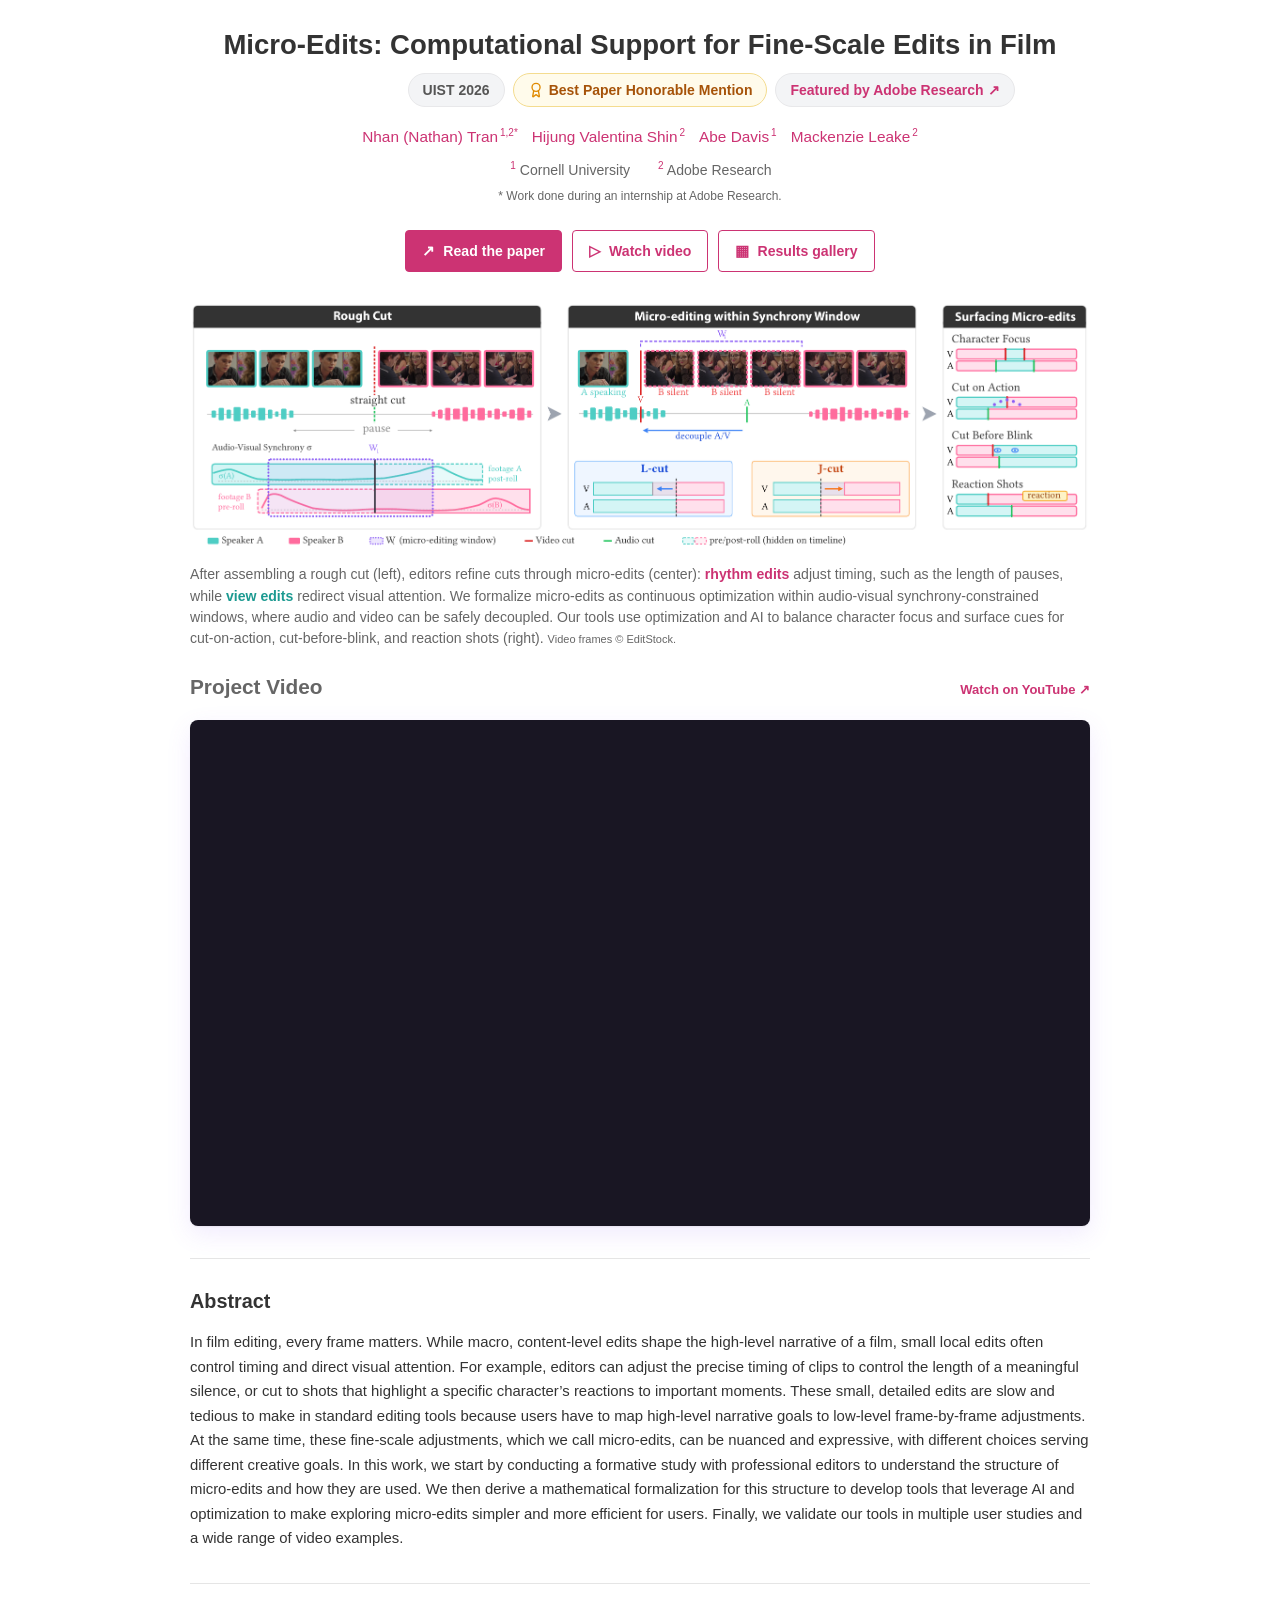
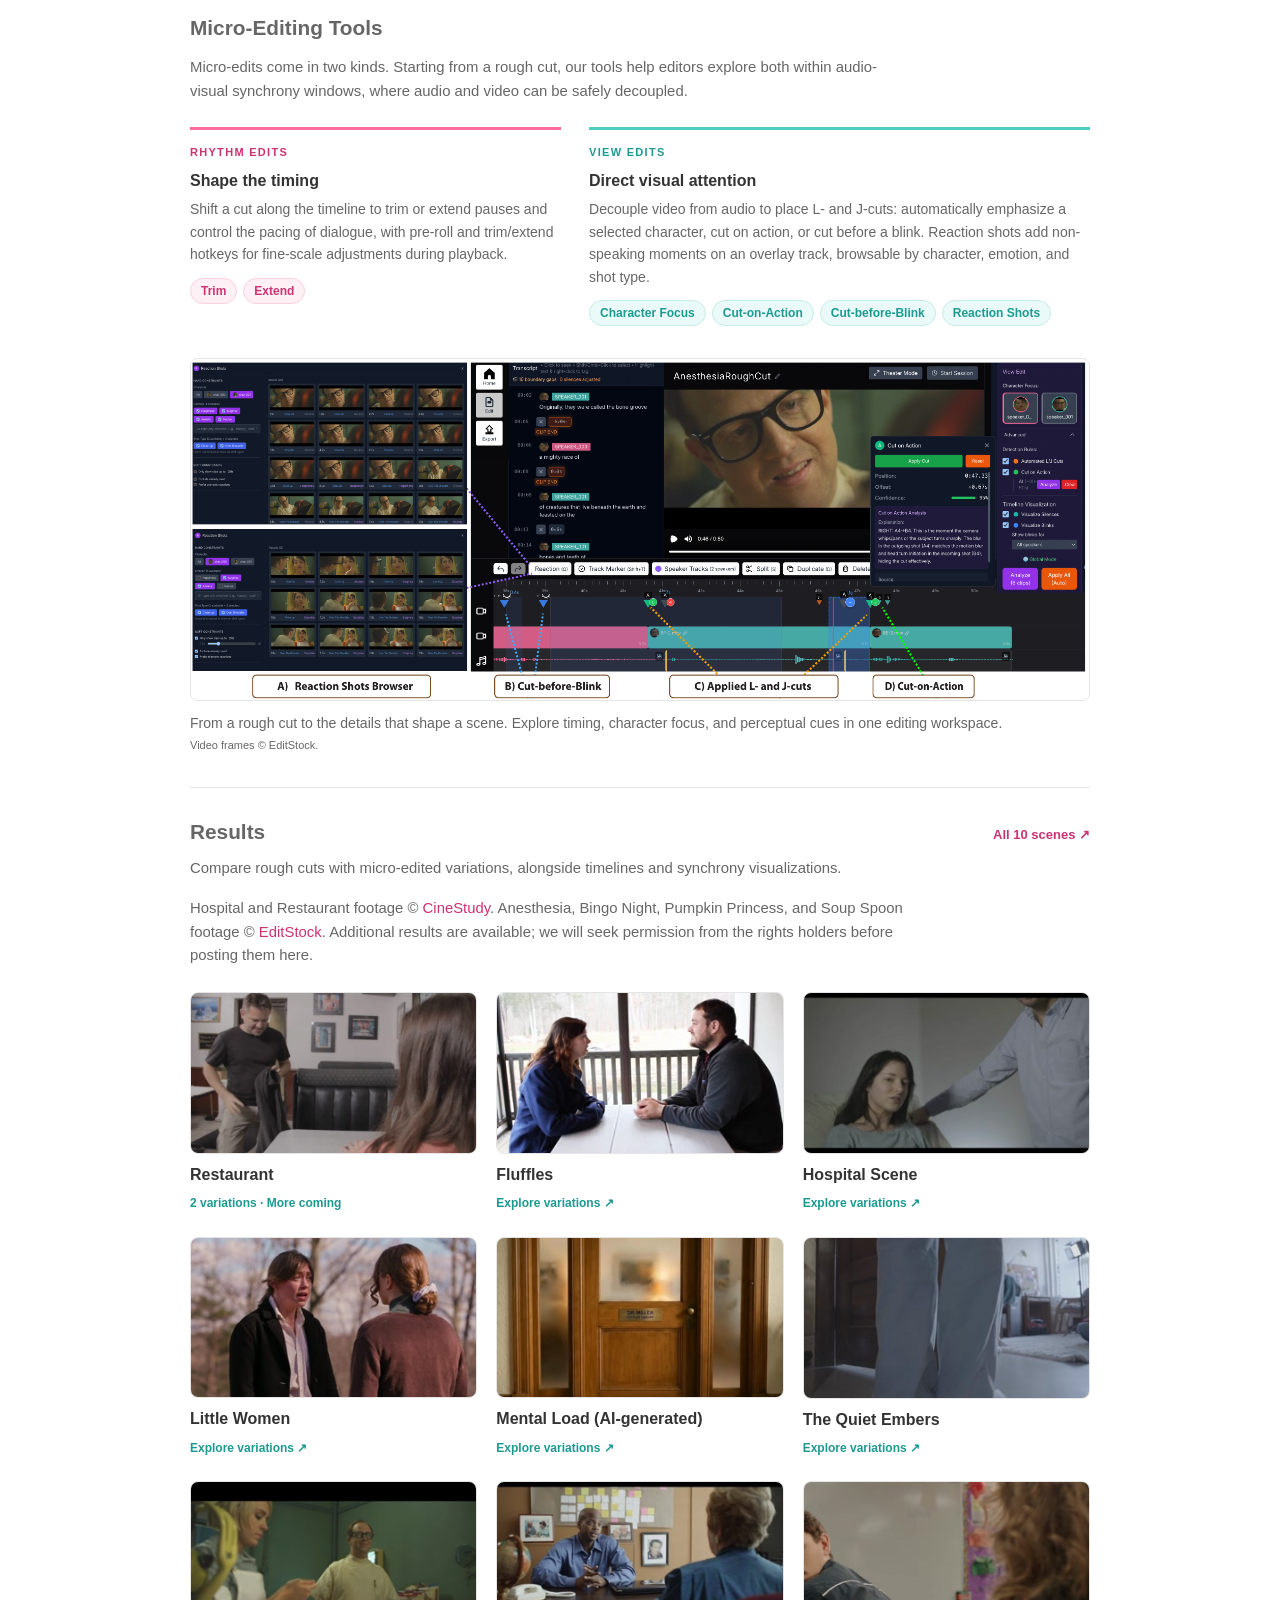
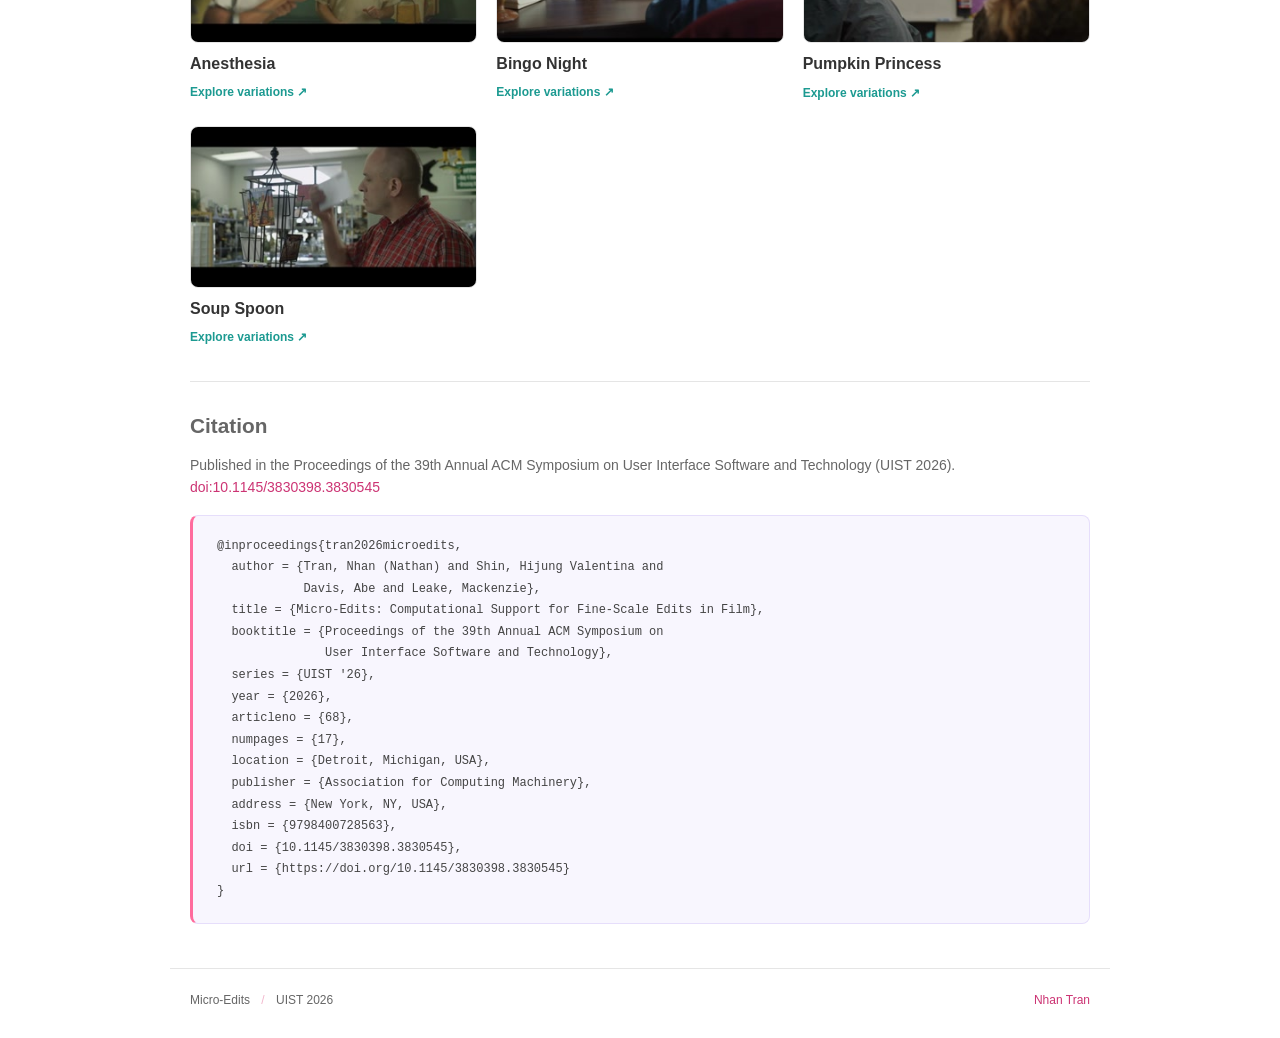
<file: index.html>
<!DOCTYPE html>
<html lang="en">
<head>
  <meta charset="UTF-8">
  <meta name="viewport" content="width=device-width, initial-scale=1">
  <meta name="description" content="Micro-Edits: Computational Support for Fine-Scale Edits in Film. Interactive tools for shaping rhythm and visual attention. To appear at UIST 2026.">
  <meta name="theme-color" content="#8b5cf6">
  <meta property="og:title" content="Micro-Edits | UIST 2026">
  <meta property="og:description" content="Every frame matters. Computational support for fine-scale edits in film.">
  <meta property="og:type" content="website">
  <title>Micro-Edits | UIST 2026</title>
  <link rel="stylesheet" href="styles.css?v=15">
</head>
<body>
  <a class="skip-link" href="#main">Skip to content</a>
  <main id="main">
    <header class="hero wrap">
      <h1>Micro-Edits: Computational Support for Fine-Scale Edits in Film</h1>
      <p class="venue"><span class="pill">UIST 2026</span><span class="pill award"><svg class="award-icon" aria-hidden="true" viewBox="0 0 24 24" fill="none" stroke="currentColor" stroke-width="2" stroke-linecap="round" stroke-linejoin="round"><path d="m15.477 12.89 1.515 8.526a.5.5 0 0 1-.81.47l-3.58-2.687a1 1 0 0 0-1.197 0l-3.586 2.686a.5.5 0 0 1-.81-.469l1.514-8.526"/><circle cx="12" cy="8" r="6"/></svg>Best Paper Honorable Mention</span><a class="pill pill-link" href="https://x.com/AdobeResearch/status/2118121400636448825">Featured by Adobe Research <span aria-hidden="true">↗</span></a></p>
      <div class="authors">
        <span><a href="https://trannhan.com">Nhan (Nathan) Tran</a><sup>1,2*</sup></span>
        <span><a href="https://hishin.github.io/">Hijung Valentina Shin</a><sup>2</sup></span>
        <span><a href="https://www.cs.cornell.edu/abe/group/members">Abe Davis</a><sup>1</sup></span>
        <span><a href="https://mackenzieleake.com/">Mackenzie Leake</a><sup>2</sup></span>
      </div>
      <p class="affiliations"><span><sup>1</sup> Cornell University</span><span><sup>2</sup> Adobe Research</span></p>
      <p class="internship">* Work done during an internship at Adobe Research.</p>
      <div class="resource-links">
        <a class="button primary" href="https://dl.acm.org/doi/10.1145/3830398.3830545"><span aria-hidden="true">↗</span> Read the paper</a>
        <a class="button" href="#video"><span aria-hidden="true">▷</span> Watch video</a>
        <a class="button" href="gallery/index.html"><span aria-hidden="true">▦</span> Results gallery</a>
      </div>
    </header>

    <div class="wrap">
      <figure class="hero-figure teaser">
        <a href="assets/overview.png" aria-label="View the micro-editing teaser at full size"><img src="assets/overview.png" width="1915" height="532" alt="A rough cut becomes expressive micro-edits by decoupling audio and video within synchrony windows, enabling character focus, cut on action, cut before blink, and reaction shots."></a>
        <figcaption>After assembling a rough cut (left), editors refine cuts through micro-edits (center): <strong class="rhythm">rhythm edits</strong> adjust timing, such as the length of pauses, while <strong class="view">view edits</strong> redirect visual attention. We formalize micro-edits as continuous optimization within audio-visual synchrony-constrained windows, where audio and video can be safely decoupled. Our tools use optimization and AI to balance character focus and surface cues for cut-on-action, cut-before-blink, and reaction shots (right). <span class="credit">Video frames © EditStock.</span></figcaption>
      </figure>

      <section id="video" class="section">
        <div class="section-heading"><div><h2>Project Video</h2></div><a class="text-link" href="https://youtu.be/fQ0H7zXTITc">Watch on YouTube ↗</a></div>
        <div class="video-frame"><iframe src="https://www.youtube-nocookie.com/embed/fQ0H7zXTITc" title="Micro-Edits project video — UIST 2026" loading="lazy" allow="accelerometer; autoplay; clipboard-write; encrypted-media; gyroscope; picture-in-picture; web-share" referrerpolicy="strict-origin-when-cross-origin" allowfullscreen></iframe></div>
      </section>

      <section id="abstract" class="abstract section">
        
        <h2>Abstract</h2>
        <p>In film editing, every frame matters. While macro, content-level edits shape the high-level narrative of a film, small local edits often control timing and direct visual attention. For example, editors can adjust the precise timing of clips to control the length of a meaningful silence, or cut to shots that highlight a specific character’s reactions to important moments. These small, detailed edits are slow and tedious to make in standard editing tools because users have to map high-level narrative goals to low-level frame-by-frame adjustments. At the same time, these fine-scale adjustments, which we call micro-edits, can be nuanced and expressive, with different choices serving different creative goals. In this work, we start by conducting a formative study with professional editors to understand the structure of micro-edits and how they are used. We then derive a mathematical formalization for this structure to develop tools that leverage AI and optimization to make exploring micro-edits simpler and more efficient for users. Finally, we validate our tools in multiple user studies and a wide range of video examples.</p>
      </section>

      <section class="section" aria-labelledby="approach-heading">
        <h2 id="approach-heading">Micro-Editing Tools</h2>
        <p class="section-intro">Micro-edits come in two kinds. Starting from a rough cut, our tools help editors explore both within audio-visual synchrony windows, where audio and video can be safely decoupled.</p>
        <div class="features">
          <article class="rhythm">
            <span class="feature-number">RHYTHM EDITS</span>
            <h3>Shape the timing</h3>
            <p>Shift a cut along the timeline to trim or extend pauses and control the pacing of dialogue, with pre-roll and trim/extend hotkeys for fine-scale adjustments during playback.</p>
            <ul class="modes"><li>Trim</li><li>Extend</li></ul>
          </article>
          <article class="view">
            <span class="feature-number">VIEW EDITS</span>
            <h3>Direct visual attention</h3>
            <p>Decouple video from audio to place L- and J-cuts: automatically emphasize a selected character, cut on action, or cut before a blink. Reaction shots add non-speaking moments on an overlay track, browsable by character, emotion, and shot type.</p>
            <ul class="modes"><li>Character Focus</li><li>Cut-on-Action</li><li>Cut-before-Blink</li><li>Reaction Shots</li></ul>
          </article>
        </div>
      <figure class="hero-figure workspace-figure">
        <a href="assets/interface.png" aria-label="View the Micro-Edits interface figure at full size"><img src="assets/interface.png" width="1765" height="670" loading="lazy" alt="Micro-Edits editor with a reaction shot browser, transcript, preview, character focus controls, and a timeline showing cut-before-blink, L- and J-cut, and cut-on-action suggestions."></a>
        <figcaption>From a rough cut to the details that shape a scene. Explore timing, character focus, and perceptual cues in one editing workspace. <span class="credit">Video frames © EditStock.</span></figcaption>
      </figure>
      </section>

      <section id="results" class="section">
        <div class="section-heading"><div><h2>Results</h2></div><a class="text-link" href="gallery/index.html">All 10 scenes ↗</a></div>
        <p class="section-intro">Compare rough cuts with micro-edited variations, alongside timelines and synchrony visualizations.</p>
        <p class="section-intro">Hospital and Restaurant footage © <a href="https://cinestudy.org/">CineStudy</a>. Anesthesia, Bingo Night, Pumpkin Princess, and Soup Spoon footage © <a href="https://editstock.com/">EditStock</a>. Additional results are available; we will seek permission from the rights holders before posting them here.</p>
        <div class="results-grid">
          <a class="scene" href="gallery/RestaurantRoughCut.html"><img src="gallery/thumbnails/RestaurantRoughCut_thumb.jpg" alt="A scene from Restaurant" loading="lazy"><div><h3>Restaurant</h3><span>2 variations · More coming</span></div></a>
          <a class="scene" href="gallery/FlufflesRoughCut.html"><img src="gallery/thumbnails/FlufflesRoughCut_thumb.jpg" alt="A scene from Fluffles" loading="lazy"><div><h3>Fluffles</h3><span>Explore variations ↗</span></div></a>
          <a class="scene" href="gallery/HospitalSceneRoughCut.html"><img src="gallery/thumbnails/HospitalSceneRoughCut_thumb.jpg" alt="A scene from Hospital Scene" loading="lazy"><div><h3>Hospital Scene</h3><span>Explore variations ↗</span></div></a>
          <a class="scene" href="gallery/LittleWomenRoughCut.html"><img src="gallery/thumbnails/LittleWomenRoughCut_thumb.jpg" alt="A scene from Little Women" loading="lazy"><div><h3>Little Women</h3><span>Explore variations ↗</span></div></a>
          <a class="scene" href="gallery/Metal_Load_RoughCut.html"><img src="gallery/thumbnails/Metal_Load_RoughCut_thumb.jpg" alt="A scene from Mental Load (AI-generated)" loading="lazy"><div><h3>Mental Load (AI-generated)</h3><span>Explore variations ↗</span></div></a>
          <a class="scene" href="gallery/TheQuietEmbers_RoughCut.html"><img src="gallery/thumbnails/TheQuietEmbers_RoughCut_thumb.jpg" alt="A scene from The Quiet Embers" loading="lazy"><div><h3>The Quiet Embers</h3><span>Explore variations ↗</span></div></a>
          <a class="scene" href="gallery/AnesthesiaRoughCut.html"><img src="gallery/thumbnails/AnesthesiaRoughCut_thumb.jpg" alt="A scene from Anesthesia" loading="lazy"><div><h3>Anesthesia</h3><span>Explore variations ↗</span></div></a>
          <a class="scene" href="gallery/BingoNightRoughCut.html"><img src="gallery/thumbnails/BingoNightRoughCut_thumb.jpg" alt="A scene from Bingo Night" loading="lazy"><div><h3>Bingo Night</h3><span>Explore variations ↗</span></div></a>
          <a class="scene" href="gallery/PumpkinPrincessRoughtCut.html"><img src="gallery/thumbnails/PumpkinPrincessRoughtCut_thumb.jpg" alt="A scene from Pumpkin Princess" loading="lazy"><div><h3>Pumpkin Princess</h3><span>Explore variations ↗</span></div></a>
          <a class="scene" href="gallery/SoupSpoon_RoughCut.html"><img src="gallery/thumbnails/SoupSpoon_RoughCut_thumb.jpg" alt="A scene from Soup Spoon" loading="lazy"><div><h3>Soup Spoon</h3><span>Explore variations ↗</span></div></a>
        </div>
      </section>

      <section id="citation" class="section citation">
        <h2>Citation</h2>
        <p>Published in the Proceedings of the 39th Annual ACM Symposium on User Interface Software and Technology (UIST 2026). <a href="https://doi.org/10.1145/3830398.3830545">doi:10.1145/3830398.3830545</a></p>
        <pre><code>@inproceedings{tran2026microedits,
  author = {Tran, Nhan (Nathan) and Shin, Hijung Valentina and
            Davis, Abe and Leake, Mackenzie},
  title = {Micro-Edits: Computational Support for Fine-Scale Edits in Film},
  booktitle = {Proceedings of the 39th Annual ACM Symposium on
               User Interface Software and Technology},
  series = {UIST '26},
  year = {2026},
  articleno = {68},
  numpages = {17},
  location = {Detroit, Michigan, USA},
  publisher = {Association for Computing Machinery},
  address = {New York, NY, USA},
  isbn = {9798400728563},
  doi = {10.1145/3830398.3830545},
  url = {https://doi.org/10.1145/3830398.3830545}
}</code></pre>
      </section>
    </div>
  </main>
  <footer class="wrap"><span>Micro-Edits <span class="footer-divider">/</span> UIST 2026</span><span><a href="https://trannhan.com">Nhan Tran</a></span></footer>
  <!-- Default Statcounter code for MicroEdits http://microedits.github.io/ -->
  <script src="assets/project-video.js?v=2" defer></script>
  <script type="text/javascript">
  var sc_project=13355166;
  var sc_invisible=1;
  var sc_security="e658d123";
  </script>
  <script type="text/javascript" src="https://www.statcounter.com/counter/counter.js" async></script>
  <noscript><div class="statcounter"><a title="Web Analytics" href="https://statcounter.com/" target="_blank"><img class="statcounter" src="https://c.statcounter.com/13355166/0/e658d123/1/" alt="Web Analytics" referrerPolicy="no-referrer-when-downgrade"></a></div></noscript>
  <!-- End of Statcounter Code -->
</body>
</html>
</file>
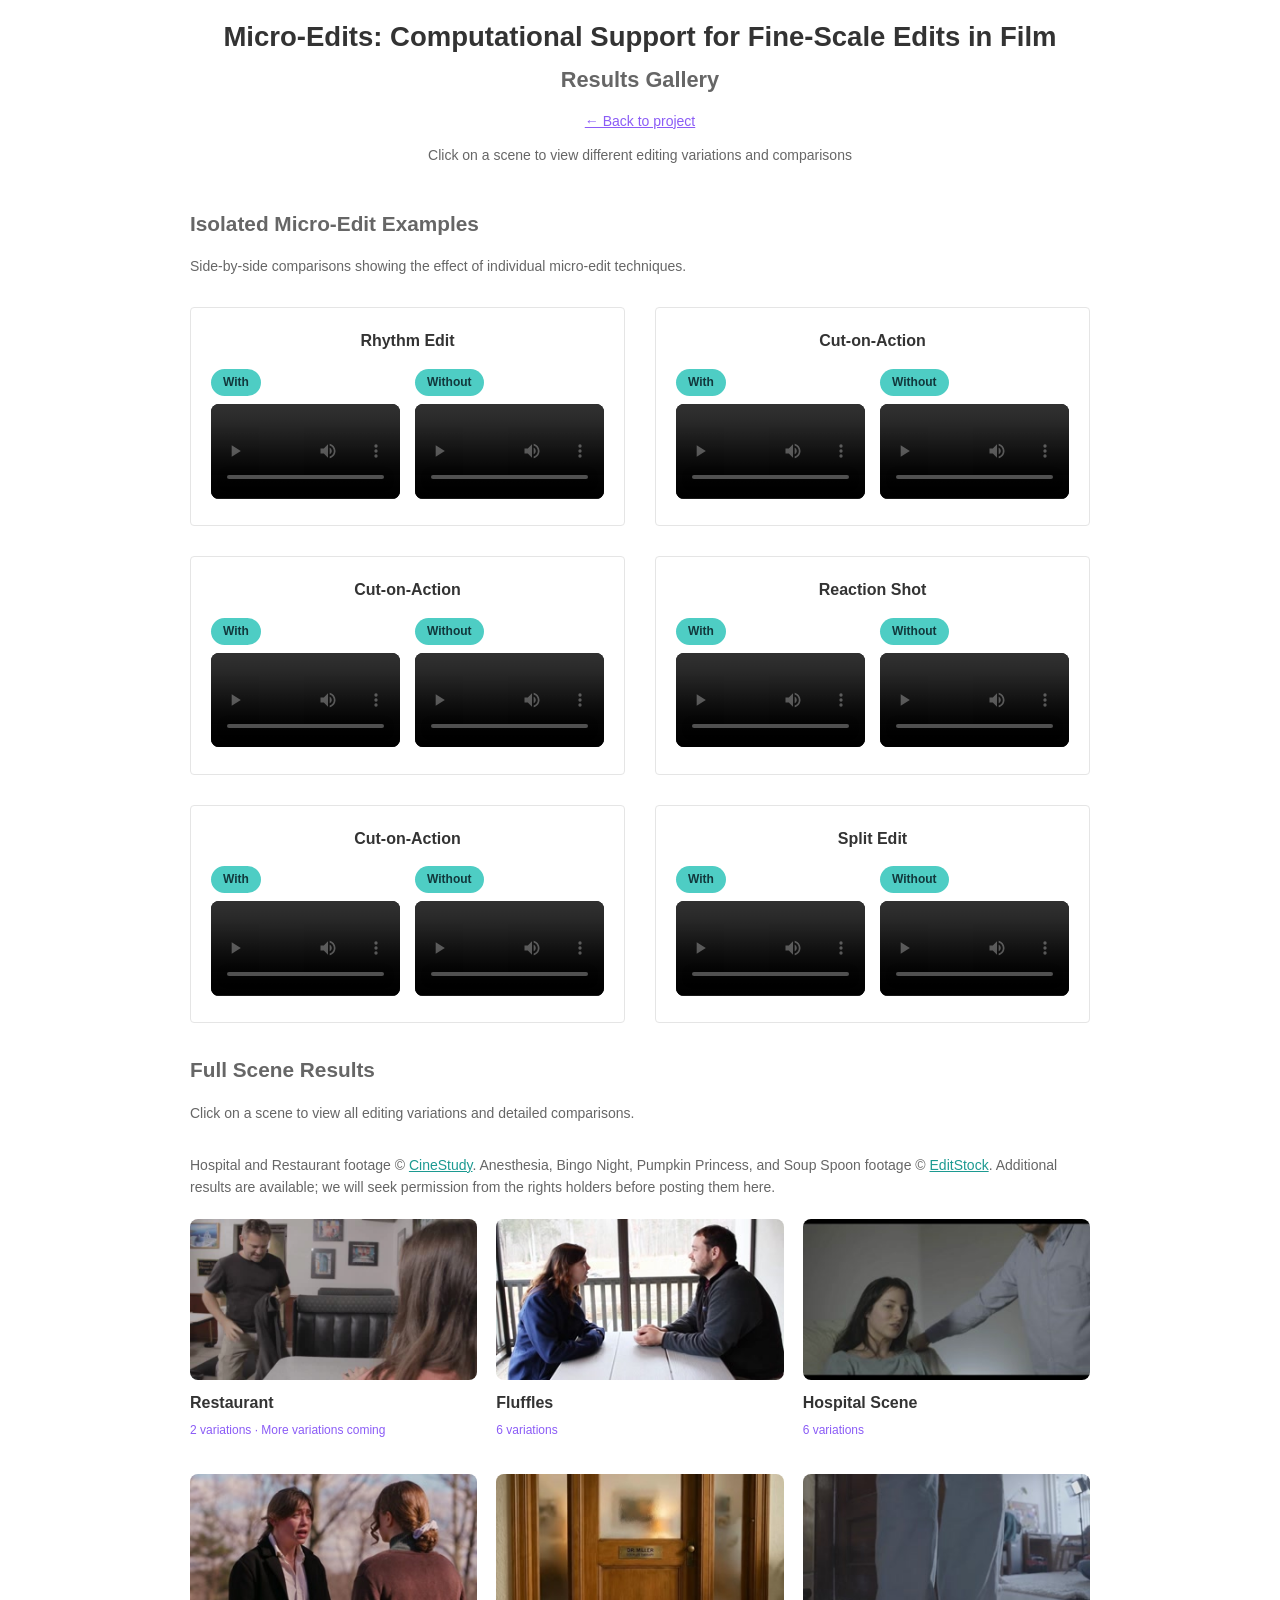
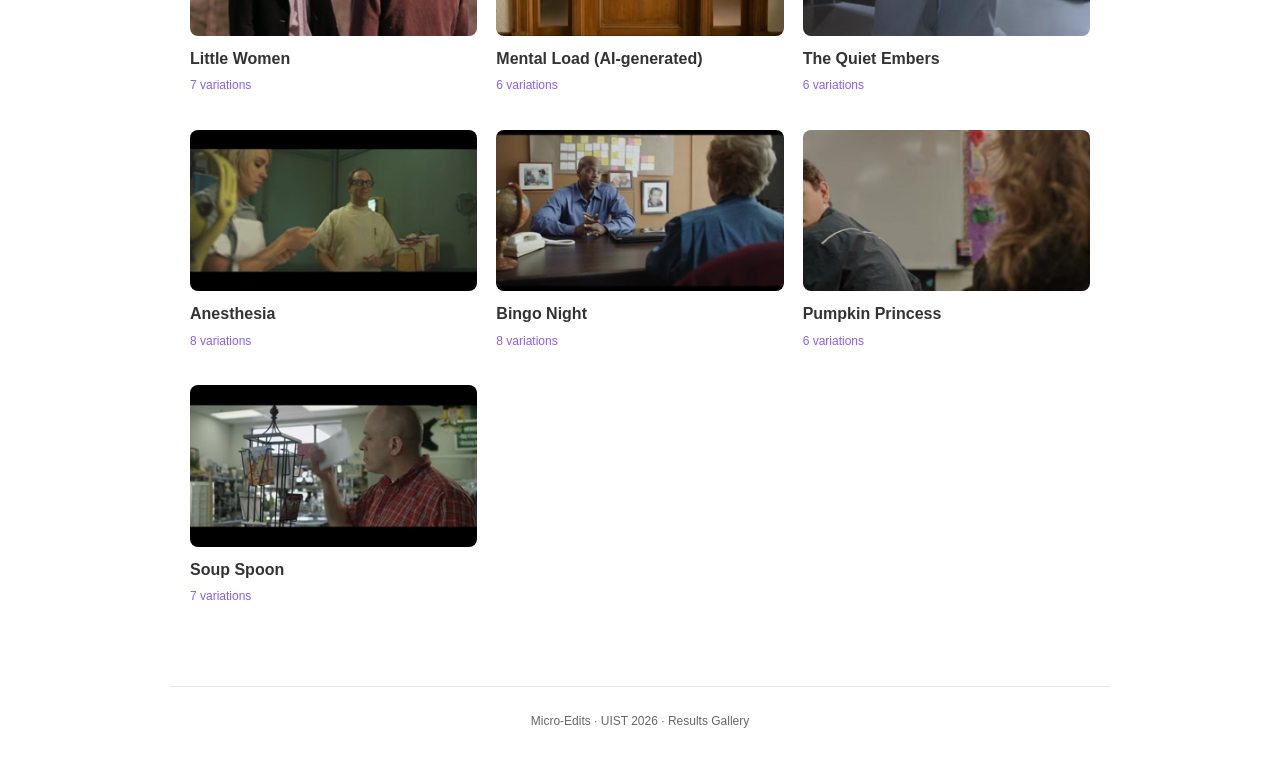
<file: gallery/index.html>
<!DOCTYPE html>
<html lang="en">
<head>
    <meta charset="UTF-8">
    <meta name="viewport" content="width=device-width, initial-scale=1.0">
    <title>Micro-Edits - Results Gallery</title>
    <link rel="stylesheet" href="gallery.css">
</head>
<body>
    <header>
        <h1>Micro-Edits: Computational Support for Fine-Scale Edits in Film</h1>
        <h2>Results Gallery</h2>
        <p><a href="../index.html">← Back to project</a></p>
        <p>Click on a scene to view different editing variations and comparisons</p>
    </header>

    <div class="container">
        <!-- Isolated Short Examples Section -->
        <div class="comparison-section">
            <h2>Isolated Micro-Edit Examples</h2>
            <p style="color: var(--text-muted); margin-bottom: 30px;">Side-by-side comparisons showing the effect of individual micro-edit techniques.</p>

            <div class="isolated-grid">
                <!-- 1. Rhythm Edit -->
                <div class="isolated-pair">
                    <h4>Rhythm Edit</h4>
                    <div class="pair-videos">
                        <div class="mini-video">
                            <span class="label">With</span>
                            <video controls preload="metadata">
                                <source src="assets/isolated_examples/example3_emotional_rhythm.mp4" type="video/mp4">
                            </video>
                        </div>
                        <div class="mini-video">
                            <span class="label">Without</span>
                            <video controls preload="metadata">
                                <source src="assets/isolated_examples/example3_choppy_rhythm.mp4" type="video/mp4">
                            </video>
                        </div>
                    </div>
                </div>

                <!-- 2. Cut-on-Action (Example 2) -->
                <div class="isolated-pair">
                    <h4>Cut-on-Action</h4>
                    <div class="pair-videos">
                        <div class="mini-video">
                            <span class="label">With</span>
                            <video controls preload="metadata">
                                <source src="assets/isolated_examples/example2_cut_on_action.mp4" type="video/mp4">
                            </video>
                        </div>
                        <div class="mini-video">
                            <span class="label">Without</span>
                            <video controls preload="metadata">
                                <source src="assets/isolated_examples/example2_NO_cut_on_action.mp4" type="video/mp4">
                            </video>
                        </div>
                    </div>
                </div>

                <!-- 3. Cut-on-Action (Example 5) -->
                <div class="isolated-pair">
                    <h4>Cut-on-Action</h4>
                    <div class="pair-videos">
                        <div class="mini-video">
                            <span class="label">With</span>
                            <video controls preload="metadata">
                                <source src="assets/isolated_examples/example5_cut_on_action.mp4" type="video/mp4">
                            </video>
                        </div>
                        <div class="mini-video">
                            <span class="label">Without</span>
                            <video controls preload="metadata">
                                <source src="assets/isolated_examples/example5_NO_cut_on_action.mp4" type="video/mp4">
                            </video>
                        </div>
                    </div>
                </div>

                <!-- 4. Reaction Shot -->
                <div class="isolated-pair">
                    <h4>Reaction Shot</h4>
                    <div class="pair-videos">
                        <div class="mini-video">
                            <span class="label">With</span>
                            <video controls preload="metadata">
                                <source src="assets/isolated_examples/example7_reaction_shot.mp4" type="video/mp4">
                            </video>
                        </div>
                        <div class="mini-video">
                            <span class="label">Without</span>
                            <video controls preload="metadata">
                                <source src="assets/isolated_examples/example7_NO_reaction_shot.mp4" type="video/mp4">
                            </video>
                        </div>
                    </div>
                </div>

                <!-- 5. Cut-on-Action (Example 6) -->
                <div class="isolated-pair">
                    <h4>Cut-on-Action</h4>
                    <div class="pair-videos">
                        <div class="mini-video">
                            <span class="label">With</span>
                            <video controls preload="metadata">
                                <source src="assets/isolated_examples/example6_cut_on_action.mp4" type="video/mp4">
                            </video>
                        </div>
                        <div class="mini-video">
                            <span class="label">Without</span>
                            <video controls preload="metadata">
                                <source src="assets/isolated_examples/example6_NO_cut_on_action.mp4" type="video/mp4">
                            </video>
                        </div>
                    </div>
                </div>

                <!-- 6. Split Edit -->
                <div class="isolated-pair">
                    <h4>Split Edit</h4>
                    <div class="pair-videos">
                        <div class="mini-video">
                            <span class="label">With</span>
                            <video controls preload="metadata">
                                <source src="assets/isolated_examples/example4_nondialogue_split_edit.mp4" type="video/mp4">
                            </video>
                        </div>
                        <div class="mini-video">
                            <span class="label">Without</span>
                            <video controls preload="metadata">
                                <source src="assets/isolated_examples/example4_nondialogue_rough.mp4" type="video/mp4">
                            </video>
                        </div>
                    </div>
                </div>
            </div>
        </div>

        <!-- Full Scene Gallery Section -->
        <div class="comparison-section">
            <h2>Full Scene Results</h2>
            <p style="color: var(--text-muted); margin-bottom: 30px;">Click on a scene to view all editing variations and detailed comparisons.</p>
        </div>

        <p style="color: var(--text-muted);">Hospital and Restaurant footage © <a href="https://cinestudy.org/" style="color: var(--secondary-color);">CineStudy</a>. Anesthesia, Bingo Night, Pumpkin Princess, and Soup Spoon footage © <a href="https://editstock.com/" style="color: var(--secondary-color);">EditStock</a>. Additional results are available; we will seek permission from the rights holders before posting them here.</p>
        <div class="gallery-grid">
            <a href="RestaurantRoughCut.html" class="gallery-item"><img src="thumbnails/RestaurantRoughCut_thumb.jpg" alt="Restaurant"><div class="caption"><h3>Restaurant</h3><p>2 variations · More variations coming</p></div></a>
            <a href="FlufflesRoughCut.html" class="gallery-item">
                <img src="thumbnails/FlufflesRoughCut_thumb.jpg" alt="Fluffles">
                <div class="caption">
                    <h3>Fluffles</h3>
                    <p>6 variations</p>
                </div>
            </a>
            <a href="HospitalSceneRoughCut.html" class="gallery-item">
                <img src="thumbnails/HospitalSceneRoughCut_thumb.jpg" alt="Hospital Scene">
                <div class="caption">
                    <h3>Hospital Scene</h3>
                    <p>6 variations</p>
                </div>
            </a>
            <a href="LittleWomenRoughCut.html" class="gallery-item">
                <img src="thumbnails/LittleWomenRoughCut_thumb.jpg" alt="Little Women">
                <div class="caption">
                    <h3>Little Women</h3>
                    <p>7 variations</p>
                </div>
            </a>
            <a href="Metal_Load_RoughCut.html" class="gallery-item">
                <img src="thumbnails/Metal_Load_RoughCut_thumb.jpg" alt="Mental Load (AI-generated)">
                <div class="caption">
                    <h3>Mental Load (AI-generated)</h3>
                    <p>6 variations</p>
                </div>
            </a>
            <a href="TheQuietEmbers_RoughCut.html" class="gallery-item">
                <img src="thumbnails/TheQuietEmbers_RoughCut_thumb.jpg" alt="The Quiet Embers">
                <div class="caption">
                    <h3>The Quiet Embers</h3>
                    <p>6 variations</p>
                </div>
            </a>
            <a href="AnesthesiaRoughCut.html" class="gallery-item">
                <img src="thumbnails/AnesthesiaRoughCut_thumb.jpg" alt="Anesthesia">
                <div class="caption">
                    <h3>Anesthesia</h3>
                    <p>8 variations</p>
                </div>
            </a>
            <a href="BingoNightRoughCut.html" class="gallery-item">
                <img src="thumbnails/BingoNightRoughCut_thumb.jpg" alt="Bingo Night">
                <div class="caption">
                    <h3>Bingo Night</h3>
                    <p>8 variations</p>
                </div>
            </a>
            <a href="PumpkinPrincessRoughtCut.html" class="gallery-item">
                <img src="thumbnails/PumpkinPrincessRoughtCut_thumb.jpg" alt="Pumpkin Princess">
                <div class="caption">
                    <h3>Pumpkin Princess</h3>
                    <p>6 variations</p>
                </div>
            </a>
            <a href="SoupSpoon_RoughCut.html" class="gallery-item">
                <img src="thumbnails/SoupSpoon_RoughCut_thumb.jpg" alt="Soup Spoon">
                <div class="caption">
                    <h3>Soup Spoon</h3>
                    <p>7 variations</p>
                </div>
            </a>
        </div>
    </div>

    <footer>
        <p>Micro-Edits · UIST 2026 · Results Gallery</p>
    </footer>
  <!-- Default Statcounter code for MicroEdits http://microedits.github.io/ -->
  <script type="text/javascript">
  var sc_project=13355166;
  var sc_invisible=1;
  var sc_security="e658d123";
  </script>
  <script type="text/javascript" src="https://www.statcounter.com/counter/counter.js" async></script>
  <noscript><div class="statcounter"><a title="Web Analytics" href="https://statcounter.com/" target="_blank"><img class="statcounter" src="https://c.statcounter.com/13355166/0/e658d123/1/" alt="Web Analytics" referrerPolicy="no-referrer-when-downgrade"></a></div></noscript>
  <!-- End of Statcounter Code -->
</body>
</html>
</file>
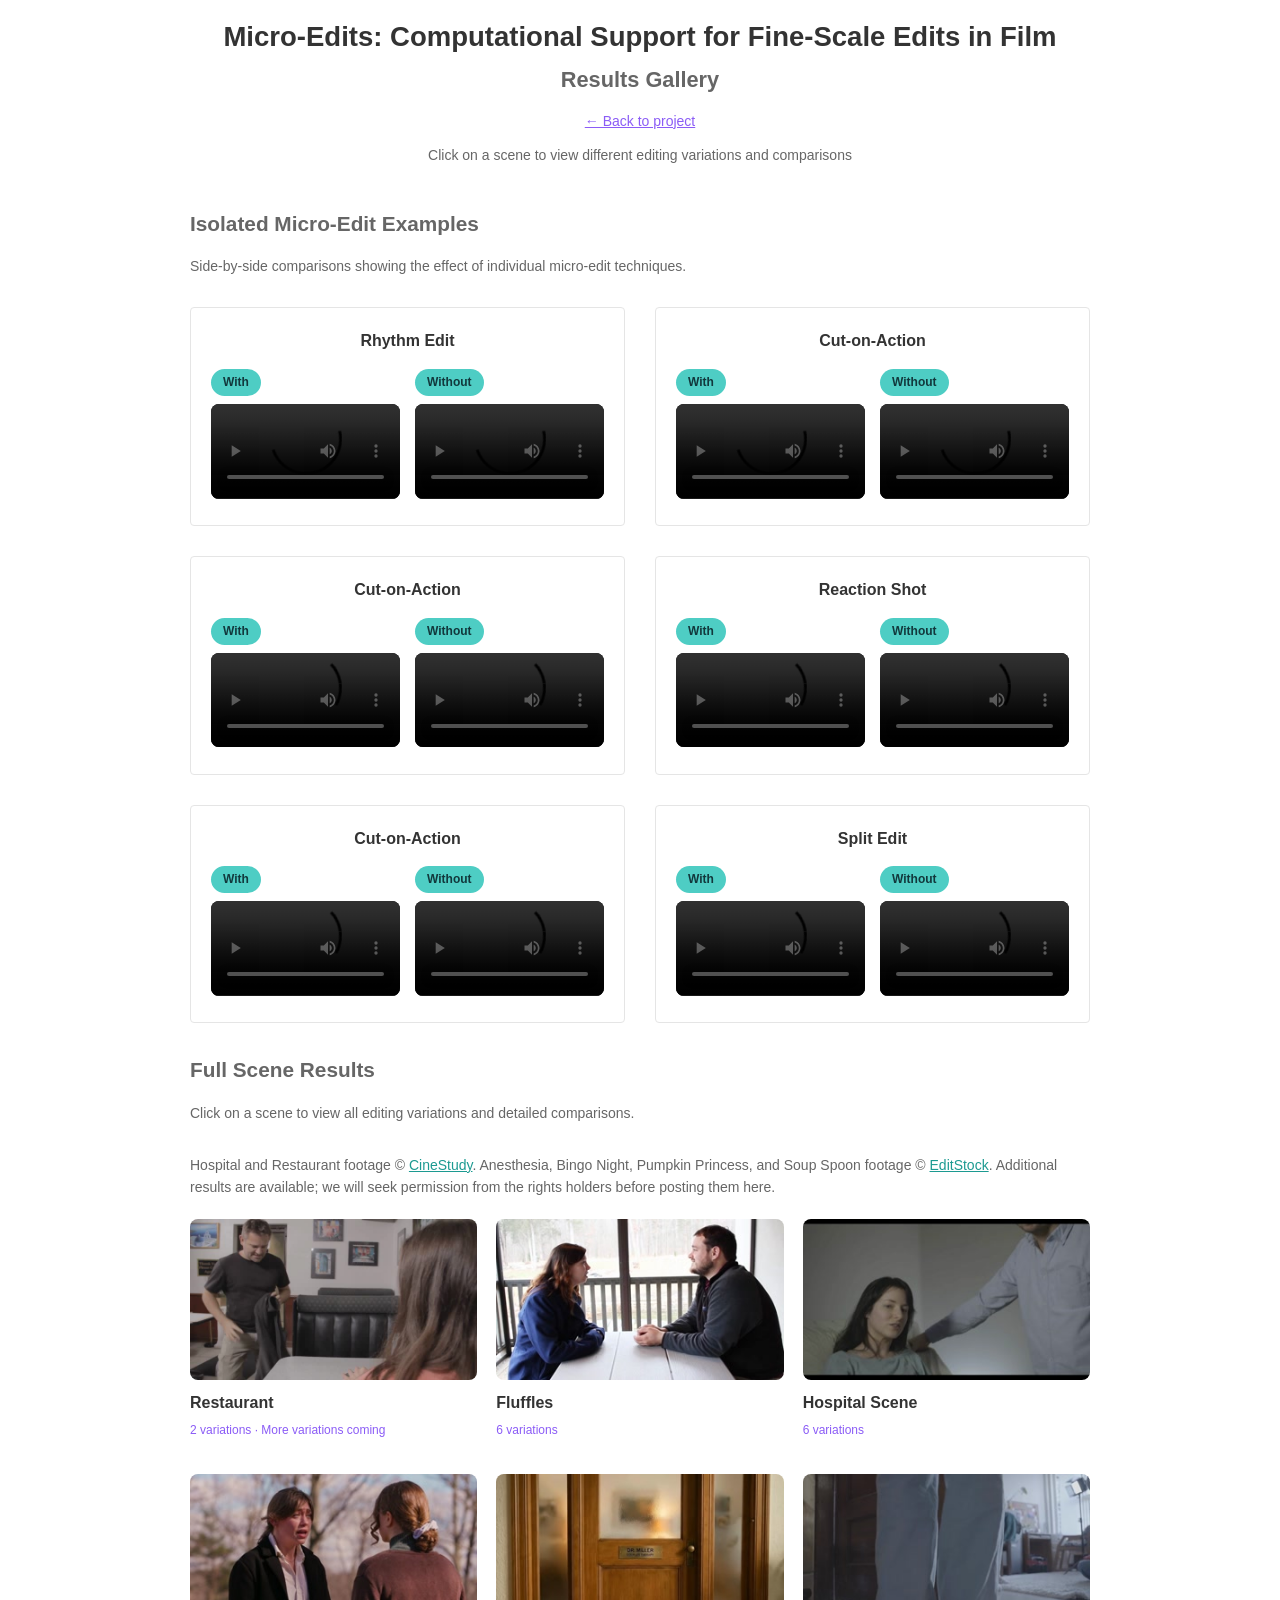
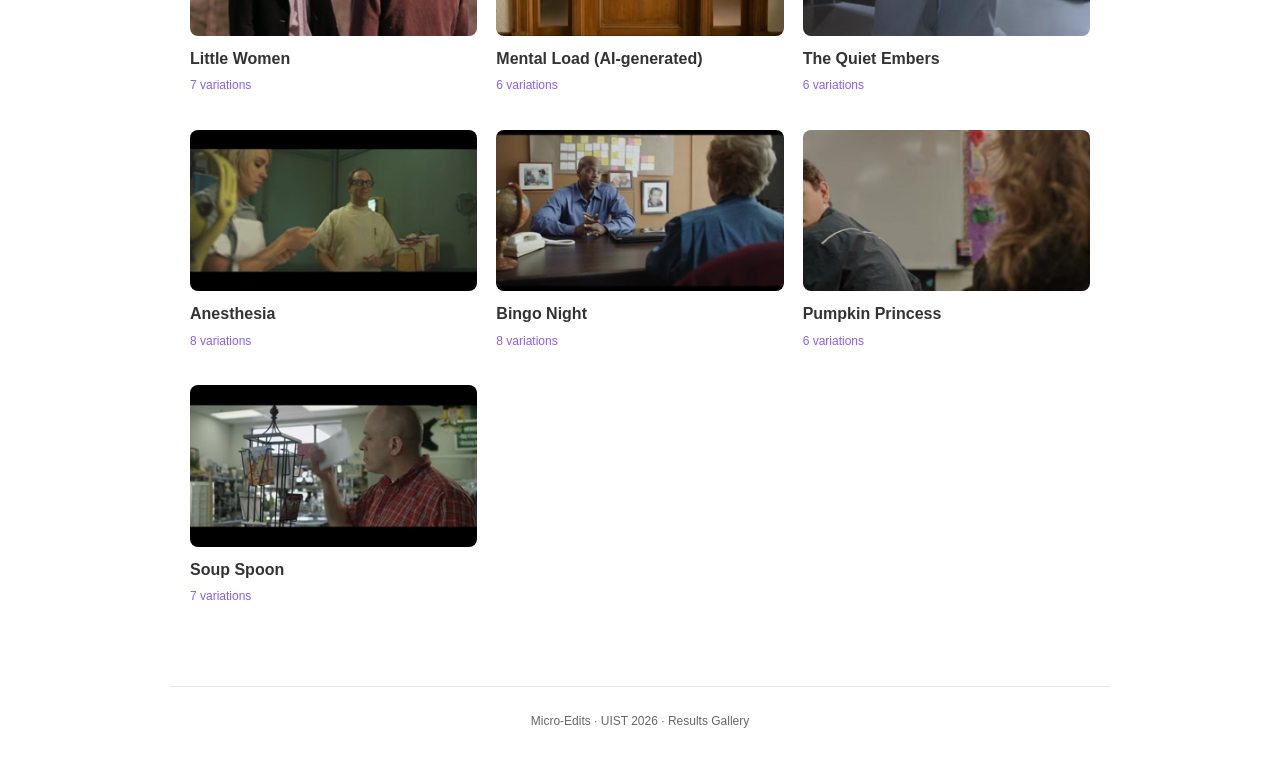
<file: result_gallery.html>
<!DOCTYPE html>
<html lang="en">
<head>
    <meta charset="UTF-8">
    <meta name="viewport" content="width=device-width, initial-scale=1.0">
    <title>MicroEdits - Supplemental Materials</title>
    <meta http-equiv="refresh" content="0; url=gallery/index.html">
    <style>
        body {
            font-family: -apple-system, BlinkMacSystemFont, 'Segoe UI', Roboto, sans-serif;
            background: #000;
            color: #fff;
            display: flex;
            justify-content: center;
            align-items: center;
            height: 100vh;
            margin: 0;
        }
        a {
            color: #64D2FF;
            font-size: 1.2rem;
        }
    </style>
</head>
<body>
    <p>Redirecting to gallery... <a href="gallery/index.html">Click here if not redirected</a></p>
</body>
</html>
</file>
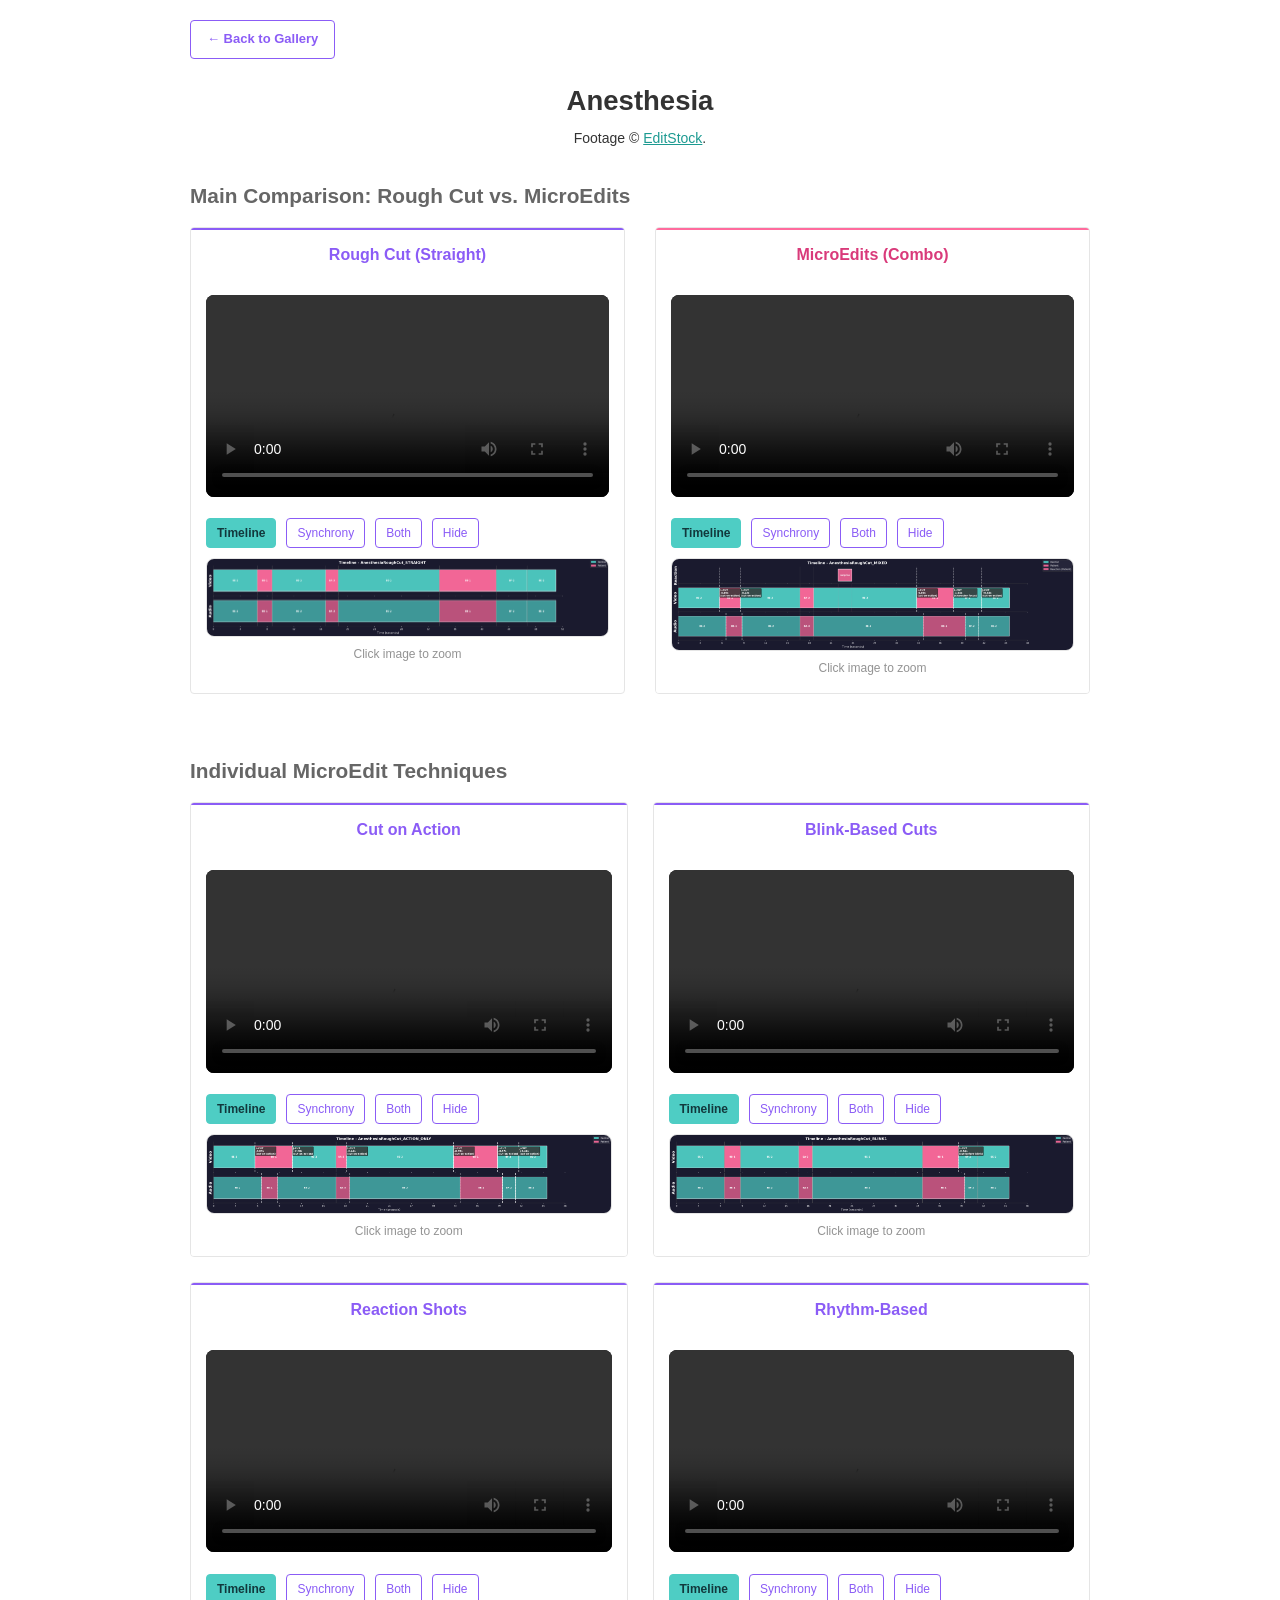
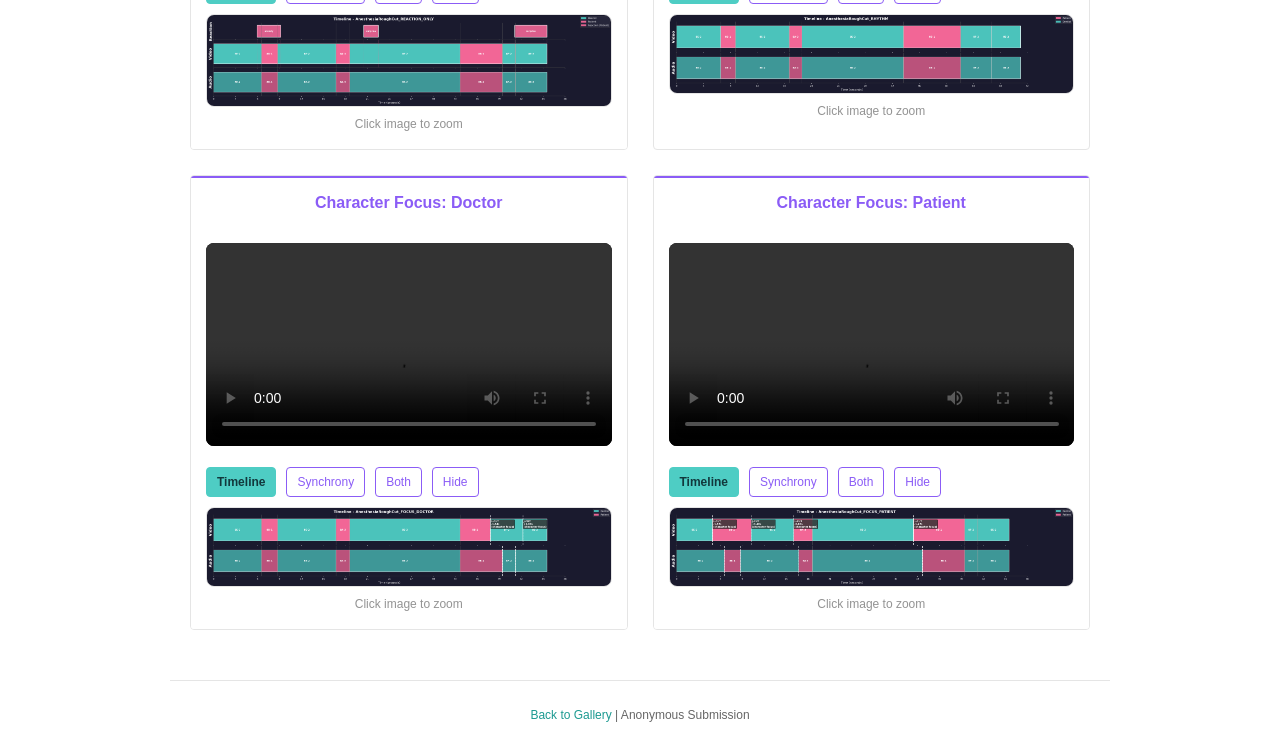
<file: gallery/AnesthesiaRoughCut.html>
<!DOCTYPE html>
<html lang="en">
<head>
    <meta charset="UTF-8">
    <meta name="viewport" content="width=device-width, initial-scale=1.0">
    <title>Anesthesia - Supplemental Materials</title>
    <link rel="stylesheet" href="gallery.css">
</head>
<body>
    <div class="container">
        <a href="index.html" class="back-link">&larr; Back to Gallery</a>

        <div class="project-header">
            <h1>Anesthesia</h1>
            <p>Footage © <a href="https://editstock.com/" style="color: var(--secondary-color);">EditStock</a>.</p>
        </div>
        <div class="comparison-section">
            <h2>Main Comparison: Rough Cut vs. MicroEdits</h2>
            <div class="comparison-grid">

    <div class="video-card" id="card-straight">
        <h3>Rough Cut (Straight)</h3>
        <div class="video-wrapper">
            <video controls preload="metadata">
                <source src="assets/AnesthesiaRoughCut/AnesthesiaRoughCut_STRAIGHT/AnesthesiaRoughCut_STRAIGHT_video_20260122_062433.mp4" type="video/mp4">
                Your browser does not support the video tag.
            </video>
        </div>
        <div class="viz-container">
            <div class="viz-toggle-buttons">
                <button class="viz-toggle-btn active" data-type="timeline" onclick="toggleViz(this, 'timeline', 'card-straight')">Timeline</button>
                <button class="viz-toggle-btn" data-type="synchrony" onclick="toggleViz(this, 'synchrony', 'card-straight')">Synchrony</button>
                <button class="viz-toggle-btn" data-type="both" onclick="toggleViz(this, 'both', 'card-straight')">Both</button>
                <button class="viz-toggle-btn" data-type="none" onclick="toggleViz(this, 'none', 'card-straight')">Hide</button>
            </div>
            <div class="viz-image-container">
                <img src="assets/AnesthesiaRoughCut/AnesthesiaRoughCut_STRAIGHT/AnesthesiaRoughCut_STRAIGHT_viz_20260122_062459.png" alt="Timeline Visualization" class="viz-image viz-timeline">
                <img src="assets/AnesthesiaRoughCut/AnesthesiaRoughCut_STRAIGHT/AnesthesiaRoughCut_STRAIGHT_synchrony_20260122_062459.png" alt="Synchrony Plot" class="viz-image viz-synchrony hidden">
                <p class="zoom-hint">Click image to zoom</p>
            </div>
        </div>
    </div>

    <div class="video-card highlight" id="card-mixed">
        <h3>MicroEdits (Combo)</h3>
        <div class="video-wrapper">
            <video controls preload="metadata">
                <source src="assets/AnesthesiaRoughCut/AnesthesiaRoughCut_MIXED/AnesthesiaRoughCut_MIXED_video_20260122_074525.mp4" type="video/mp4">
                Your browser does not support the video tag.
            </video>
        </div>
        <div class="viz-container">
            <div class="viz-toggle-buttons">
                <button class="viz-toggle-btn active" data-type="timeline" onclick="toggleViz(this, 'timeline', 'card-mixed')">Timeline</button>
                <button class="viz-toggle-btn" data-type="synchrony" onclick="toggleViz(this, 'synchrony', 'card-mixed')">Synchrony</button>
                <button class="viz-toggle-btn" data-type="both" onclick="toggleViz(this, 'both', 'card-mixed')">Both</button>
                <button class="viz-toggle-btn" data-type="none" onclick="toggleViz(this, 'none', 'card-mixed')">Hide</button>
            </div>
            <div class="viz-image-container">
                <img src="assets/AnesthesiaRoughCut/AnesthesiaRoughCut_MIXED/AnesthesiaRoughCut_MIXED_viz_20260122_074550.png" alt="Timeline Visualization" class="viz-image viz-timeline">
                <img src="assets/AnesthesiaRoughCut/AnesthesiaRoughCut_MIXED/AnesthesiaRoughCut_MIXED_synchrony_20260122_074550.png" alt="Synchrony Plot" class="viz-image viz-synchrony hidden">
                <p class="zoom-hint">Click image to zoom</p>
            </div>
        </div>
    </div>
            </div>
        </div>
        <div class="variations-section">
            <h2>Individual MicroEdit Techniques</h2>
            <div class="variations-grid">

    <div class="video-card" id="card-var-0">
        <h3>Cut on Action</h3>
        <div class="video-wrapper">
            <video controls preload="metadata">
                <source src="assets/AnesthesiaRoughCut/AnesthesiaRoughCut_ACTION_ONLY/AnesthesiaRoughCut_ACTION_ONLY_video_20260122_065539.mp4" type="video/mp4">
                Your browser does not support the video tag.
            </video>
        </div>
        <div class="viz-container">
            <div class="viz-toggle-buttons">
                <button class="viz-toggle-btn active" data-type="timeline" onclick="toggleViz(this, 'timeline', 'card-var-0')">Timeline</button>
                <button class="viz-toggle-btn" data-type="synchrony" onclick="toggleViz(this, 'synchrony', 'card-var-0')">Synchrony</button>
                <button class="viz-toggle-btn" data-type="both" onclick="toggleViz(this, 'both', 'card-var-0')">Both</button>
                <button class="viz-toggle-btn" data-type="none" onclick="toggleViz(this, 'none', 'card-var-0')">Hide</button>
            </div>
            <div class="viz-image-container">
                <img src="assets/AnesthesiaRoughCut/AnesthesiaRoughCut_ACTION_ONLY/AnesthesiaRoughCut_ACTION_ONLY_viz_20260122_065608.png" alt="Timeline Visualization" class="viz-image viz-timeline">
                <img src="assets/AnesthesiaRoughCut/AnesthesiaRoughCut_ACTION_ONLY/AnesthesiaRoughCut_ACTION_ONLY_synchrony_20260122_065608.png" alt="Synchrony Plot" class="viz-image viz-synchrony hidden">
                <p class="zoom-hint">Click image to zoom</p>
            </div>
        </div>
    </div>

    <div class="video-card" id="card-var-1">
        <h3>Blink-Based Cuts</h3>
        <div class="video-wrapper">
            <video controls preload="metadata">
                <source src="assets/AnesthesiaRoughCut/AnesthesiaRoughCut_BLINK1/AnesthesiaRoughCut_BLINK1_video_20260122_063946.mp4" type="video/mp4">
                Your browser does not support the video tag.
            </video>
        </div>
        <div class="viz-container">
            <div class="viz-toggle-buttons">
                <button class="viz-toggle-btn active" data-type="timeline" onclick="toggleViz(this, 'timeline', 'card-var-1')">Timeline</button>
                <button class="viz-toggle-btn" data-type="synchrony" onclick="toggleViz(this, 'synchrony', 'card-var-1')">Synchrony</button>
                <button class="viz-toggle-btn" data-type="both" onclick="toggleViz(this, 'both', 'card-var-1')">Both</button>
                <button class="viz-toggle-btn" data-type="none" onclick="toggleViz(this, 'none', 'card-var-1')">Hide</button>
            </div>
            <div class="viz-image-container">
                <img src="assets/AnesthesiaRoughCut/AnesthesiaRoughCut_BLINK1/AnesthesiaRoughCut_BLINK1_viz_20260122_064008.png" alt="Timeline Visualization" class="viz-image viz-timeline">
                <img src="assets/AnesthesiaRoughCut/AnesthesiaRoughCut_BLINK1/AnesthesiaRoughCut_BLINK1_synchrony_20260122_064008.png" alt="Synchrony Plot" class="viz-image viz-synchrony hidden">
                <p class="zoom-hint">Click image to zoom</p>
            </div>
        </div>
    </div>

    <div class="video-card" id="card-var-2">
        <h3>Reaction Shots</h3>
        <div class="video-wrapper">
            <video controls preload="metadata">
                <source src="assets/AnesthesiaRoughCut/AnesthesiaRoughCut_REACTION_ONLY/AnesthesiaRoughCut_REACTION_ONLY_video_20260122_072109.mp4" type="video/mp4">
                Your browser does not support the video tag.
            </video>
        </div>
        <div class="viz-container">
            <div class="viz-toggle-buttons">
                <button class="viz-toggle-btn active" data-type="timeline" onclick="toggleViz(this, 'timeline', 'card-var-2')">Timeline</button>
                <button class="viz-toggle-btn" data-type="synchrony" onclick="toggleViz(this, 'synchrony', 'card-var-2')">Synchrony</button>
                <button class="viz-toggle-btn" data-type="both" onclick="toggleViz(this, 'both', 'card-var-2')">Both</button>
                <button class="viz-toggle-btn" data-type="none" onclick="toggleViz(this, 'none', 'card-var-2')">Hide</button>
            </div>
            <div class="viz-image-container">
                <img src="assets/AnesthesiaRoughCut/AnesthesiaRoughCut_REACTION_ONLY/AnesthesiaRoughCut_REACTION_ONLY_viz_20260122_072133.png" alt="Timeline Visualization" class="viz-image viz-timeline">
                <img src="assets/AnesthesiaRoughCut/AnesthesiaRoughCut_REACTION_ONLY/AnesthesiaRoughCut_REACTION_ONLY_synchrony_20260122_072133.png" alt="Synchrony Plot" class="viz-image viz-synchrony hidden">
                <p class="zoom-hint">Click image to zoom</p>
            </div>
        </div>
    </div>

    <div class="video-card" id="card-var-3">
        <h3>Rhythm-Based</h3>
        <div class="video-wrapper">
            <video controls preload="metadata">
                <source src="assets/AnesthesiaRoughCut/AnesthesiaRoughCut_RHYTHM/AnesthesiaRoughCut_RHYTHM_video_20260122_095939.mp4" type="video/mp4">
                Your browser does not support the video tag.
            </video>
        </div>
        <div class="viz-container">
            <div class="viz-toggle-buttons">
                <button class="viz-toggle-btn active" data-type="timeline" onclick="toggleViz(this, 'timeline', 'card-var-3')">Timeline</button>
                <button class="viz-toggle-btn" data-type="synchrony" onclick="toggleViz(this, 'synchrony', 'card-var-3')">Synchrony</button>
                <button class="viz-toggle-btn" data-type="both" onclick="toggleViz(this, 'both', 'card-var-3')">Both</button>
                <button class="viz-toggle-btn" data-type="none" onclick="toggleViz(this, 'none', 'card-var-3')">Hide</button>
            </div>
            <div class="viz-image-container">
                <img src="assets/AnesthesiaRoughCut/AnesthesiaRoughCut_RHYTHM/AnesthesiaRoughCut_RHYTHM_viz_20260122_100010.png" alt="Timeline Visualization" class="viz-image viz-timeline">
                <img src="assets/AnesthesiaRoughCut/AnesthesiaRoughCut_RHYTHM/AnesthesiaRoughCut_RHYTHM_synchrony_20260122_100010.png" alt="Synchrony Plot" class="viz-image viz-synchrony hidden">
                <p class="zoom-hint">Click image to zoom</p>
            </div>
        </div>
    </div>

    <div class="video-card" id="card-var-4">
        <h3>Character Focus: Doctor</h3>
        <div class="video-wrapper">
            <video controls preload="metadata">
                <source src="assets/AnesthesiaRoughCut/AnesthesiaRoughCut_FOCUS_DOCTOR/AnesthesiaRoughCut_FOCUS_DOCTOR_video_20260122_063456.mp4" type="video/mp4">
                Your browser does not support the video tag.
            </video>
        </div>
        <div class="viz-container">
            <div class="viz-toggle-buttons">
                <button class="viz-toggle-btn active" data-type="timeline" onclick="toggleViz(this, 'timeline', 'card-var-4')">Timeline</button>
                <button class="viz-toggle-btn" data-type="synchrony" onclick="toggleViz(this, 'synchrony', 'card-var-4')">Synchrony</button>
                <button class="viz-toggle-btn" data-type="both" onclick="toggleViz(this, 'both', 'card-var-4')">Both</button>
                <button class="viz-toggle-btn" data-type="none" onclick="toggleViz(this, 'none', 'card-var-4')">Hide</button>
            </div>
            <div class="viz-image-container">
                <img src="assets/AnesthesiaRoughCut/AnesthesiaRoughCut_FOCUS_DOCTOR/AnesthesiaRoughCut_FOCUS_DOCTOR_viz_20260122_063519.png" alt="Timeline Visualization" class="viz-image viz-timeline">
                <img src="assets/AnesthesiaRoughCut/AnesthesiaRoughCut_FOCUS_DOCTOR/AnesthesiaRoughCut_FOCUS_DOCTOR_synchrony_20260122_063519.png" alt="Synchrony Plot" class="viz-image viz-synchrony hidden">
                <p class="zoom-hint">Click image to zoom</p>
            </div>
        </div>
    </div>

    <div class="video-card" id="card-var-5">
        <h3>Character Focus: Patient</h3>
        <div class="video-wrapper">
            <video controls preload="metadata">
                <source src="assets/AnesthesiaRoughCut/AnesthesiaRoughCut_FOCUS_PATIENT/AnesthesiaRoughCut_FOCUS_PATIENT_video_20260122_063200.mp4" type="video/mp4">
                Your browser does not support the video tag.
            </video>
        </div>
        <div class="viz-container">
            <div class="viz-toggle-buttons">
                <button class="viz-toggle-btn active" data-type="timeline" onclick="toggleViz(this, 'timeline', 'card-var-5')">Timeline</button>
                <button class="viz-toggle-btn" data-type="synchrony" onclick="toggleViz(this, 'synchrony', 'card-var-5')">Synchrony</button>
                <button class="viz-toggle-btn" data-type="both" onclick="toggleViz(this, 'both', 'card-var-5')">Both</button>
                <button class="viz-toggle-btn" data-type="none" onclick="toggleViz(this, 'none', 'card-var-5')">Hide</button>
            </div>
            <div class="viz-image-container">
                <img src="assets/AnesthesiaRoughCut/AnesthesiaRoughCut_FOCUS_PATIENT/AnesthesiaRoughCut_FOCUS_PATIENT_viz_20260122_063226.png" alt="Timeline Visualization" class="viz-image viz-timeline">
                <img src="assets/AnesthesiaRoughCut/AnesthesiaRoughCut_FOCUS_PATIENT/AnesthesiaRoughCut_FOCUS_PATIENT_synchrony_20260122_063226.png" alt="Synchrony Plot" class="viz-image viz-synchrony hidden">
                <p class="zoom-hint">Click image to zoom</p>
            </div>
        </div>
    </div>
            </div>
        </div>
    </div>

    <footer>
        <p><a href="index.html">Back to Gallery</a> | Anonymous Submission</p>
    </footer>

    <!-- Lightbox Modal -->
    <div id="lightbox" class="lightbox">
        <span class="lightbox-close">&times;</span>
        <img id="lightbox-img" class="lightbox-content" alt="Enlarged visualization">
        <div class="lightbox-hint">Click outside or press ESC to close</div>
    </div>

    <script>

function toggleViz(button, type, cardId) {
    const card = document.getElementById(cardId);
    const vizImg = card.querySelector('.viz-timeline');
    const syncImg = card.querySelector('.viz-synchrony');
    const buttons = card.querySelectorAll('.viz-toggle-btn');

    buttons.forEach(btn => btn.classList.remove('active'));
    button.classList.add('active');

    if (type === 'timeline') {
        if (vizImg) vizImg.classList.remove('hidden');
        if (syncImg) syncImg.classList.add('hidden');
    } else if (type === 'synchrony') {
        if (vizImg) vizImg.classList.add('hidden');
        if (syncImg) syncImg.classList.remove('hidden');
    } else if (type === 'both') {
        if (vizImg) vizImg.classList.remove('hidden');
        if (syncImg) syncImg.classList.remove('hidden');
    } else {
        if (vizImg) vizImg.classList.add('hidden');
        if (syncImg) syncImg.classList.add('hidden');
    }
}

// Lightbox functionality
function openLightbox(imgSrc) {
    const lightbox = document.getElementById('lightbox');
    const lightboxImg = document.getElementById('lightbox-img');
    lightboxImg.src = imgSrc;
    lightbox.classList.add('active');
    document.body.style.overflow = 'hidden';
}

function closeLightbox() {
    const lightbox = document.getElementById('lightbox');
    lightbox.classList.remove('active');
    document.body.style.overflow = '';
}

// Initialize all cards to show timeline by default
document.addEventListener('DOMContentLoaded', function() {
    // Initialize timeline buttons
    document.querySelectorAll('.video-card').forEach(card => {
        const timelineBtn = card.querySelector('.viz-toggle-btn[data-type="timeline"]');
        if (timelineBtn) {
            timelineBtn.click();
        }
    });

    // Add click listeners to viz images
    document.querySelectorAll('.viz-image').forEach(img => {
        img.addEventListener('click', function() {
            openLightbox(this.src);
        });
        img.title = 'Click to enlarge';
    });

    // Close lightbox on click outside image
    const lightbox = document.getElementById('lightbox');
    if (lightbox) {
        lightbox.addEventListener('click', function(e) {
            if (e.target === this || e.target.classList.contains('lightbox-close')) {
                closeLightbox();
            }
        });
    }

    // Close lightbox on Escape key
    document.addEventListener('keydown', function(e) {
        if (e.key === 'Escape') {
            closeLightbox();
        }
    });
});

    </script>
  <!-- Default Statcounter code for MicroEdits http://microedits.github.io/ -->
  <script type="text/javascript">
  var sc_project=13355166;
  var sc_invisible=1;
  var sc_security="e658d123";
  </script>
  <script type="text/javascript" src="https://www.statcounter.com/counter/counter.js" async></script>
  <noscript><div class="statcounter"><a title="Web Analytics" href="https://statcounter.com/" target="_blank"><img class="statcounter" src="https://c.statcounter.com/13355166/0/e658d123/1/" alt="Web Analytics" referrerPolicy="no-referrer-when-downgrade"></a></div></noscript>
  <!-- End of Statcounter Code -->
</body>
</html>
</file>
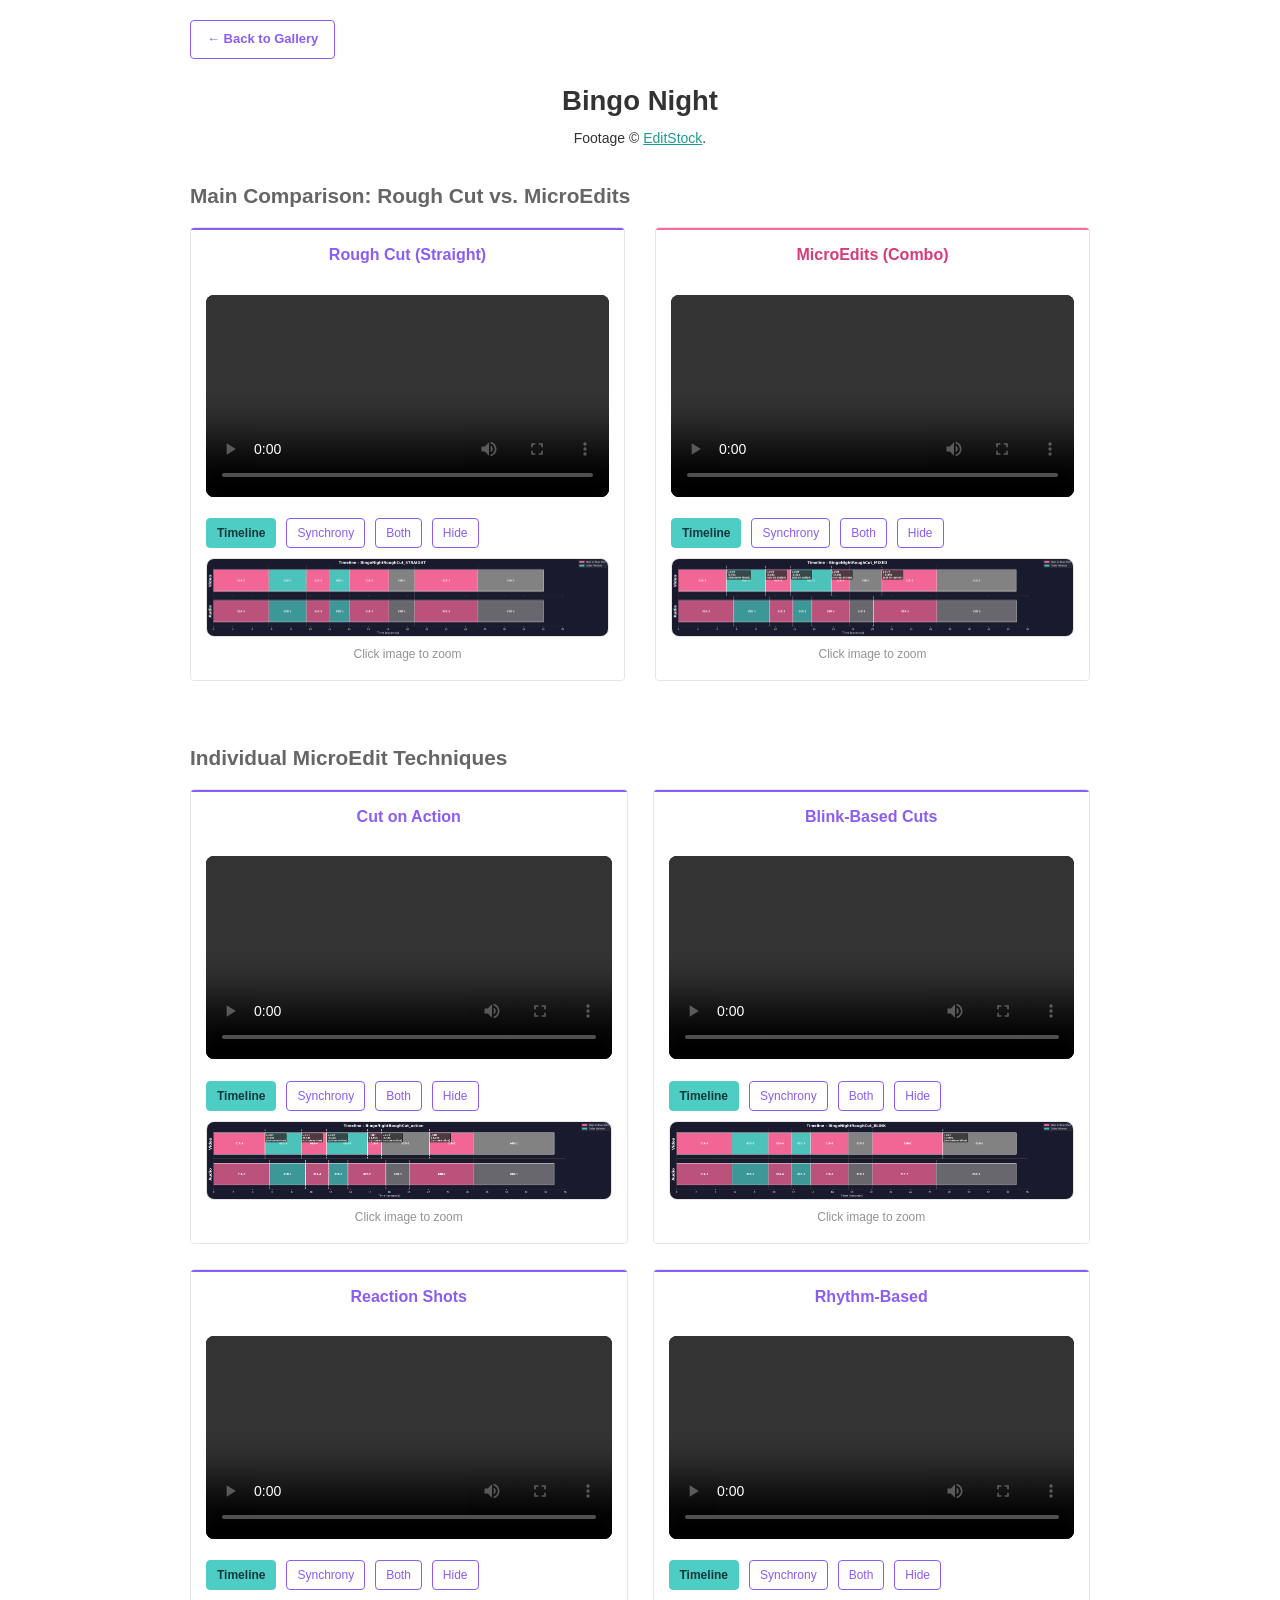
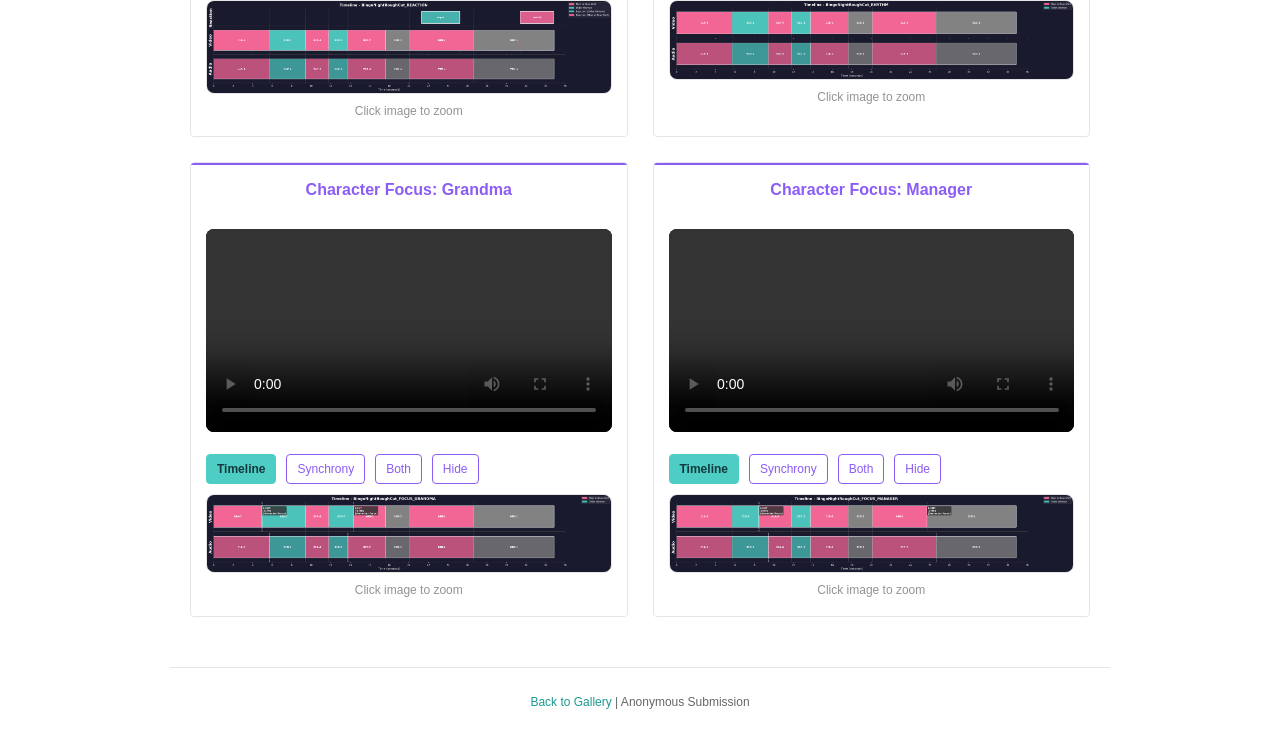
<file: gallery/BingoNightRoughCut.html>
<!DOCTYPE html>
<html lang="en">
<head>
    <meta charset="UTF-8">
    <meta name="viewport" content="width=device-width, initial-scale=1.0">
    <title>Bingo Night - Supplemental Materials</title>
    <link rel="stylesheet" href="gallery.css">
</head>
<body>
    <div class="container">
        <a href="index.html" class="back-link">&larr; Back to Gallery</a>

        <div class="project-header">
            <h1>Bingo Night</h1>
            <p>Footage © <a href="https://editstock.com/" style="color: var(--secondary-color);">EditStock</a>.</p>
        </div>
        <div class="comparison-section">
            <h2>Main Comparison: Rough Cut vs. MicroEdits</h2>
            <div class="comparison-grid">

    <div class="video-card" id="card-straight">
        <h3>Rough Cut (Straight)</h3>
        <div class="video-wrapper">
            <video controls preload="metadata">
                <source src="assets/BingoNightRoughCut/BingoNightRoughCut_STRAIGHT/BingoNightRoughCut_STRAIGHT_video_20260122_104757.mp4" type="video/mp4">
                Your browser does not support the video tag.
            </video>
        </div>
        <div class="viz-container">
            <div class="viz-toggle-buttons">
                <button class="viz-toggle-btn active" data-type="timeline" onclick="toggleViz(this, 'timeline', 'card-straight')">Timeline</button>
                <button class="viz-toggle-btn" data-type="synchrony" onclick="toggleViz(this, 'synchrony', 'card-straight')">Synchrony</button>
                <button class="viz-toggle-btn" data-type="both" onclick="toggleViz(this, 'both', 'card-straight')">Both</button>
                <button class="viz-toggle-btn" data-type="none" onclick="toggleViz(this, 'none', 'card-straight')">Hide</button>
            </div>
            <div class="viz-image-container">
                <img src="assets/BingoNightRoughCut/BingoNightRoughCut_STRAIGHT/BingoNightRoughCut_STRAIGHT_viz_20260122_104814.png" alt="Timeline Visualization" class="viz-image viz-timeline">
                <img src="assets/BingoNightRoughCut/BingoNightRoughCut_STRAIGHT/BingoNightRoughCut_STRAIGHT_synchrony_20260122_104814.png" alt="Synchrony Plot" class="viz-image viz-synchrony hidden">
                <p class="zoom-hint">Click image to zoom</p>
            </div>
        </div>
    </div>

    <div class="video-card highlight" id="card-mixed">
        <h3>MicroEdits (Combo)</h3>
        <div class="video-wrapper">
            <video controls preload="metadata">
                <source src="assets/BingoNightRoughCut/BingoNightRoughCut_MIXED/BingoNightRoughCut_MIXED_video_20260122_110717.mp4" type="video/mp4">
                Your browser does not support the video tag.
            </video>
        </div>
        <div class="viz-container">
            <div class="viz-toggle-buttons">
                <button class="viz-toggle-btn active" data-type="timeline" onclick="toggleViz(this, 'timeline', 'card-mixed')">Timeline</button>
                <button class="viz-toggle-btn" data-type="synchrony" onclick="toggleViz(this, 'synchrony', 'card-mixed')">Synchrony</button>
                <button class="viz-toggle-btn" data-type="both" onclick="toggleViz(this, 'both', 'card-mixed')">Both</button>
                <button class="viz-toggle-btn" data-type="none" onclick="toggleViz(this, 'none', 'card-mixed')">Hide</button>
            </div>
            <div class="viz-image-container">
                <img src="assets/BingoNightRoughCut/BingoNightRoughCut_MIXED/BingoNightRoughCut_MIXED_viz_20260122_110733.png" alt="Timeline Visualization" class="viz-image viz-timeline">
                <img src="assets/BingoNightRoughCut/BingoNightRoughCut_MIXED/BingoNightRoughCut_MIXED_synchrony_20260122_110733.png" alt="Synchrony Plot" class="viz-image viz-synchrony hidden">
                <p class="zoom-hint">Click image to zoom</p>
            </div>
        </div>
    </div>
            </div>
        </div>
        <div class="variations-section">
            <h2>Individual MicroEdit Techniques</h2>
            <div class="variations-grid">

    <div class="video-card" id="card-var-0">
        <h3>Cut on Action</h3>
        <div class="video-wrapper">
            <video controls preload="metadata">
                <source src="assets/BingoNightRoughCut/BingoNightRoughCut_action/BingoNightRoughCut_action_video_20260122_110013.mp4" type="video/mp4">
                Your browser does not support the video tag.
            </video>
        </div>
        <div class="viz-container">
            <div class="viz-toggle-buttons">
                <button class="viz-toggle-btn active" data-type="timeline" onclick="toggleViz(this, 'timeline', 'card-var-0')">Timeline</button>
                <button class="viz-toggle-btn" data-type="synchrony" onclick="toggleViz(this, 'synchrony', 'card-var-0')">Synchrony</button>
                <button class="viz-toggle-btn" data-type="both" onclick="toggleViz(this, 'both', 'card-var-0')">Both</button>
                <button class="viz-toggle-btn" data-type="none" onclick="toggleViz(this, 'none', 'card-var-0')">Hide</button>
            </div>
            <div class="viz-image-container">
                <img src="assets/BingoNightRoughCut/BingoNightRoughCut_action/BingoNightRoughCut_action_viz_20260122_110030.png" alt="Timeline Visualization" class="viz-image viz-timeline">
                <img src="assets/BingoNightRoughCut/BingoNightRoughCut_action/BingoNightRoughCut_action_synchrony_20260122_110030.png" alt="Synchrony Plot" class="viz-image viz-synchrony hidden">
                <p class="zoom-hint">Click image to zoom</p>
            </div>
        </div>
    </div>

    <div class="video-card" id="card-var-1">
        <h3>Blink-Based Cuts</h3>
        <div class="video-wrapper">
            <video controls preload="metadata">
                <source src="assets/BingoNightRoughCut/BingoNightRoughCut_BLINK/BingoNightRoughCut_BLINK_video_20260122_105525.mp4" type="video/mp4">
                Your browser does not support the video tag.
            </video>
        </div>
        <div class="viz-container">
            <div class="viz-toggle-buttons">
                <button class="viz-toggle-btn active" data-type="timeline" onclick="toggleViz(this, 'timeline', 'card-var-1')">Timeline</button>
                <button class="viz-toggle-btn" data-type="synchrony" onclick="toggleViz(this, 'synchrony', 'card-var-1')">Synchrony</button>
                <button class="viz-toggle-btn" data-type="both" onclick="toggleViz(this, 'both', 'card-var-1')">Both</button>
                <button class="viz-toggle-btn" data-type="none" onclick="toggleViz(this, 'none', 'card-var-1')">Hide</button>
            </div>
            <div class="viz-image-container">
                <img src="assets/BingoNightRoughCut/BingoNightRoughCut_BLINK/BingoNightRoughCut_BLINK_viz_20260122_105541.png" alt="Timeline Visualization" class="viz-image viz-timeline">
                <img src="assets/BingoNightRoughCut/BingoNightRoughCut_BLINK/BingoNightRoughCut_BLINK_synchrony_20260122_105541.png" alt="Synchrony Plot" class="viz-image viz-synchrony hidden">
                <p class="zoom-hint">Click image to zoom</p>
            </div>
        </div>
    </div>

    <div class="video-card" id="card-var-2">
        <h3>Reaction Shots</h3>
        <div class="video-wrapper">
            <video controls preload="metadata">
                <source src="assets/BingoNightRoughCut/BingoNightRoughCut_REACTION/BingoNightRoughCut_REACTION_video_20260122_110406.mp4" type="video/mp4">
                Your browser does not support the video tag.
            </video>
        </div>
        <div class="viz-container">
            <div class="viz-toggle-buttons">
                <button class="viz-toggle-btn active" data-type="timeline" onclick="toggleViz(this, 'timeline', 'card-var-2')">Timeline</button>
                <button class="viz-toggle-btn" data-type="synchrony" onclick="toggleViz(this, 'synchrony', 'card-var-2')">Synchrony</button>
                <button class="viz-toggle-btn" data-type="both" onclick="toggleViz(this, 'both', 'card-var-2')">Both</button>
                <button class="viz-toggle-btn" data-type="none" onclick="toggleViz(this, 'none', 'card-var-2')">Hide</button>
            </div>
            <div class="viz-image-container">
                <img src="assets/BingoNightRoughCut/BingoNightRoughCut_REACTION/BingoNightRoughCut_REACTION_viz_20260122_110424.png" alt="Timeline Visualization" class="viz-image viz-timeline">
                <img src="assets/BingoNightRoughCut/BingoNightRoughCut_REACTION/BingoNightRoughCut_REACTION_synchrony_20260122_110424.png" alt="Synchrony Plot" class="viz-image viz-synchrony hidden">
                <p class="zoom-hint">Click image to zoom</p>
            </div>
        </div>
    </div>

    <div class="video-card" id="card-var-3">
        <h3>Rhythm-Based</h3>
        <div class="video-wrapper">
            <video controls preload="metadata">
                <source src="assets/BingoNightRoughCut/BingoNightRoughCut_RHYTHM/BingoNightRoughCut_RHYTHM_video_20260122_105034.mp4" type="video/mp4">
                Your browser does not support the video tag.
            </video>
        </div>
        <div class="viz-container">
            <div class="viz-toggle-buttons">
                <button class="viz-toggle-btn active" data-type="timeline" onclick="toggleViz(this, 'timeline', 'card-var-3')">Timeline</button>
                <button class="viz-toggle-btn" data-type="synchrony" onclick="toggleViz(this, 'synchrony', 'card-var-3')">Synchrony</button>
                <button class="viz-toggle-btn" data-type="both" onclick="toggleViz(this, 'both', 'card-var-3')">Both</button>
                <button class="viz-toggle-btn" data-type="none" onclick="toggleViz(this, 'none', 'card-var-3')">Hide</button>
            </div>
            <div class="viz-image-container">
                <img src="assets/BingoNightRoughCut/BingoNightRoughCut_RHYTHM/BingoNightRoughCut_RHYTHM_viz_20260122_105051.png" alt="Timeline Visualization" class="viz-image viz-timeline">
                <img src="assets/BingoNightRoughCut/BingoNightRoughCut_RHYTHM/BingoNightRoughCut_RHYTHM_synchrony_20260122_105051.png" alt="Synchrony Plot" class="viz-image viz-synchrony hidden">
                <p class="zoom-hint">Click image to zoom</p>
            </div>
        </div>
    </div>

    <div class="video-card" id="card-var-4">
        <h3>Character Focus: Grandma</h3>
        <div class="video-wrapper">
            <video controls preload="metadata">
                <source src="assets/BingoNightRoughCut/BingoNightRoughCut_FOCUS_GRANDMA/BingoNightRoughCut_FOCUS_GRANDMA_video_20260122_105238.mp4" type="video/mp4">
                Your browser does not support the video tag.
            </video>
        </div>
        <div class="viz-container">
            <div class="viz-toggle-buttons">
                <button class="viz-toggle-btn active" data-type="timeline" onclick="toggleViz(this, 'timeline', 'card-var-4')">Timeline</button>
                <button class="viz-toggle-btn" data-type="synchrony" onclick="toggleViz(this, 'synchrony', 'card-var-4')">Synchrony</button>
                <button class="viz-toggle-btn" data-type="both" onclick="toggleViz(this, 'both', 'card-var-4')">Both</button>
                <button class="viz-toggle-btn" data-type="none" onclick="toggleViz(this, 'none', 'card-var-4')">Hide</button>
            </div>
            <div class="viz-image-container">
                <img src="assets/BingoNightRoughCut/BingoNightRoughCut_FOCUS_GRANDMA/BingoNightRoughCut_FOCUS_GRANDMA_viz_20260122_105256.png" alt="Timeline Visualization" class="viz-image viz-timeline">
                <img src="assets/BingoNightRoughCut/BingoNightRoughCut_FOCUS_GRANDMA/BingoNightRoughCut_FOCUS_GRANDMA_synchrony_20260122_105256.png" alt="Synchrony Plot" class="viz-image viz-synchrony hidden">
                <p class="zoom-hint">Click image to zoom</p>
            </div>
        </div>
    </div>

    <div class="video-card" id="card-var-5">
        <h3>Character Focus: Manager</h3>
        <div class="video-wrapper">
            <video controls preload="metadata">
                <source src="assets/BingoNightRoughCut/BingoNightRoughCut_FOCUS_MANAGER/BingoNightRoughCut_FOCUS_MANAGER_video_20260122_105359.mp4" type="video/mp4">
                Your browser does not support the video tag.
            </video>
        </div>
        <div class="viz-container">
            <div class="viz-toggle-buttons">
                <button class="viz-toggle-btn active" data-type="timeline" onclick="toggleViz(this, 'timeline', 'card-var-5')">Timeline</button>
                <button class="viz-toggle-btn" data-type="synchrony" onclick="toggleViz(this, 'synchrony', 'card-var-5')">Synchrony</button>
                <button class="viz-toggle-btn" data-type="both" onclick="toggleViz(this, 'both', 'card-var-5')">Both</button>
                <button class="viz-toggle-btn" data-type="none" onclick="toggleViz(this, 'none', 'card-var-5')">Hide</button>
            </div>
            <div class="viz-image-container">
                <img src="assets/BingoNightRoughCut/BingoNightRoughCut_FOCUS_MANAGER/BingoNightRoughCut_FOCUS_MANAGER_viz_20260122_105416.png" alt="Timeline Visualization" class="viz-image viz-timeline">
                <img src="assets/BingoNightRoughCut/BingoNightRoughCut_FOCUS_MANAGER/BingoNightRoughCut_FOCUS_MANAGER_synchrony_20260122_105416.png" alt="Synchrony Plot" class="viz-image viz-synchrony hidden">
                <p class="zoom-hint">Click image to zoom</p>
            </div>
        </div>
    </div>
            </div>
        </div>
    </div>

    <footer>
        <p><a href="index.html">Back to Gallery</a> | Anonymous Submission</p>
    </footer>

    <!-- Lightbox Modal -->
    <div id="lightbox" class="lightbox">
        <span class="lightbox-close">&times;</span>
        <img id="lightbox-img" class="lightbox-content" alt="Enlarged visualization">
        <div class="lightbox-hint">Click outside or press ESC to close</div>
    </div>

    <script>

function toggleViz(button, type, cardId) {
    const card = document.getElementById(cardId);
    const vizImg = card.querySelector('.viz-timeline');
    const syncImg = card.querySelector('.viz-synchrony');
    const buttons = card.querySelectorAll('.viz-toggle-btn');

    buttons.forEach(btn => btn.classList.remove('active'));
    button.classList.add('active');

    if (type === 'timeline') {
        if (vizImg) vizImg.classList.remove('hidden');
        if (syncImg) syncImg.classList.add('hidden');
    } else if (type === 'synchrony') {
        if (vizImg) vizImg.classList.add('hidden');
        if (syncImg) syncImg.classList.remove('hidden');
    } else if (type === 'both') {
        if (vizImg) vizImg.classList.remove('hidden');
        if (syncImg) syncImg.classList.remove('hidden');
    } else {
        if (vizImg) vizImg.classList.add('hidden');
        if (syncImg) syncImg.classList.add('hidden');
    }
}

// Lightbox functionality
function openLightbox(imgSrc) {
    const lightbox = document.getElementById('lightbox');
    const lightboxImg = document.getElementById('lightbox-img');
    lightboxImg.src = imgSrc;
    lightbox.classList.add('active');
    document.body.style.overflow = 'hidden';
}

function closeLightbox() {
    const lightbox = document.getElementById('lightbox');
    lightbox.classList.remove('active');
    document.body.style.overflow = '';
}

// Initialize all cards to show timeline by default
document.addEventListener('DOMContentLoaded', function() {
    // Initialize timeline buttons
    document.querySelectorAll('.video-card').forEach(card => {
        const timelineBtn = card.querySelector('.viz-toggle-btn[data-type="timeline"]');
        if (timelineBtn) {
            timelineBtn.click();
        }
    });

    // Add click listeners to viz images
    document.querySelectorAll('.viz-image').forEach(img => {
        img.addEventListener('click', function() {
            openLightbox(this.src);
        });
        img.title = 'Click to enlarge';
    });

    // Close lightbox on click outside image
    const lightbox = document.getElementById('lightbox');
    if (lightbox) {
        lightbox.addEventListener('click', function(e) {
            if (e.target === this || e.target.classList.contains('lightbox-close')) {
                closeLightbox();
            }
        });
    }

    // Close lightbox on Escape key
    document.addEventListener('keydown', function(e) {
        if (e.key === 'Escape') {
            closeLightbox();
        }
    });
});

    </script>
  <!-- Default Statcounter code for MicroEdits http://microedits.github.io/ -->
  <script type="text/javascript">
  var sc_project=13355166;
  var sc_invisible=1;
  var sc_security="e658d123";
  </script>
  <script type="text/javascript" src="https://www.statcounter.com/counter/counter.js" async></script>
  <noscript><div class="statcounter"><a title="Web Analytics" href="https://statcounter.com/" target="_blank"><img class="statcounter" src="https://c.statcounter.com/13355166/0/e658d123/1/" alt="Web Analytics" referrerPolicy="no-referrer-when-downgrade"></a></div></noscript>
  <!-- End of Statcounter Code -->
</body>
</html>
</file>
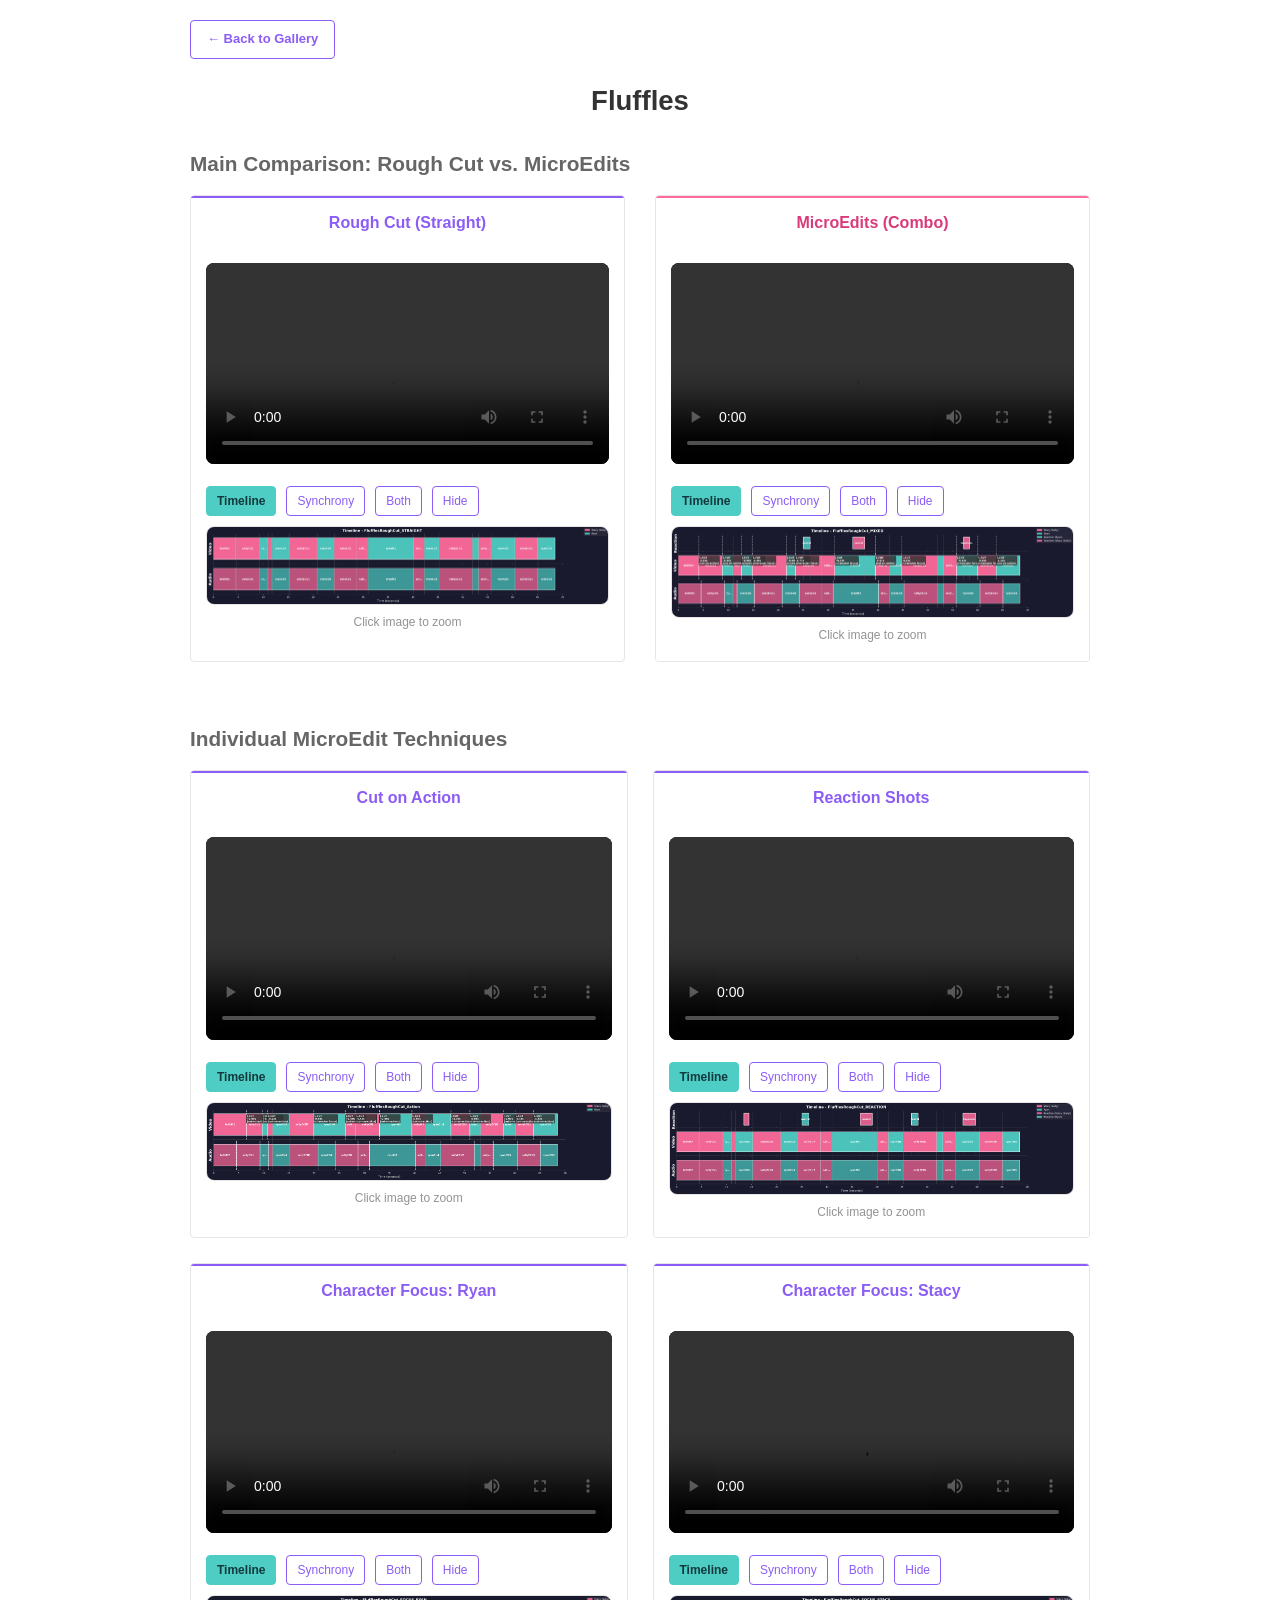
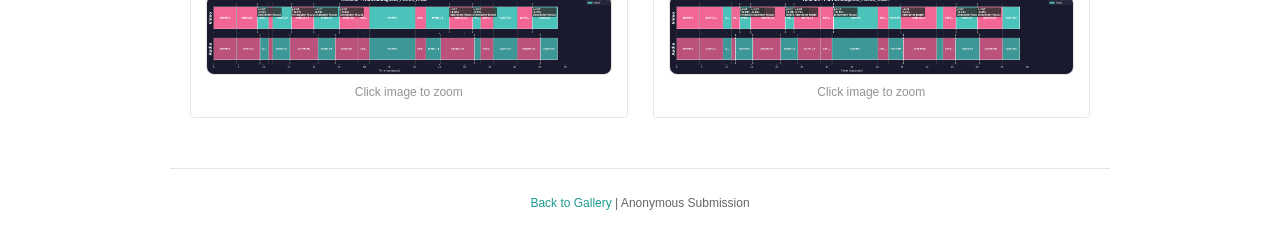
<file: gallery/FlufflesRoughCut.html>
<!DOCTYPE html>
<html lang="en">
<head>
    <meta charset="UTF-8">
    <meta name="viewport" content="width=device-width, initial-scale=1.0">
    <title>Fluffles - Supplemental Materials</title>
    <link rel="stylesheet" href="gallery.css">
</head>
<body>
    <div class="container">
        <a href="index.html" class="back-link">&larr; Back to Gallery</a>

        <div class="project-header">
            <h1>Fluffles</h1>
        </div>
        <div class="comparison-section">
            <h2>Main Comparison: Rough Cut vs. MicroEdits</h2>
            <div class="comparison-grid">

    <div class="video-card" id="card-straight">
        <h3>Rough Cut (Straight)</h3>
        <div class="video-wrapper">
            <video controls preload="metadata">
                <source src="assets/FlufflesRoughCut/FlufflesRoughCut_STRAIGHT/FlufflesRoughCut_STRAIGHT_video_20260122_134249.mp4" type="video/mp4">
                Your browser does not support the video tag.
            </video>
        </div>
        <div class="viz-container">
            <div class="viz-toggle-buttons">
                <button class="viz-toggle-btn active" data-type="timeline" onclick="toggleViz(this, 'timeline', 'card-straight')">Timeline</button>
                <button class="viz-toggle-btn" data-type="synchrony" onclick="toggleViz(this, 'synchrony', 'card-straight')">Synchrony</button>
                <button class="viz-toggle-btn" data-type="both" onclick="toggleViz(this, 'both', 'card-straight')">Both</button>
                <button class="viz-toggle-btn" data-type="none" onclick="toggleViz(this, 'none', 'card-straight')">Hide</button>
            </div>
            <div class="viz-image-container">
                <img src="assets/FlufflesRoughCut/FlufflesRoughCut_STRAIGHT/FlufflesRoughCut_STRAIGHT_viz_20260122_134349.png" alt="Timeline Visualization" class="viz-image viz-timeline">
                <img src="assets/FlufflesRoughCut/FlufflesRoughCut_STRAIGHT/FlufflesRoughCut_STRAIGHT_synchrony_20260122_134349.png" alt="Synchrony Plot" class="viz-image viz-synchrony hidden">
                <p class="zoom-hint">Click image to zoom</p>
            </div>
        </div>
    </div>

    <div class="video-card highlight" id="card-mixed">
        <h3>MicroEdits (Combo)</h3>
        <div class="video-wrapper">
            <video controls preload="metadata">
                <source src="assets/FlufflesRoughCut/FlufflesRoughCut_MIXED/FlufflesRoughCut_MIXED_video_20260122_141215.mp4" type="video/mp4">
                Your browser does not support the video tag.
            </video>
        </div>
        <div class="viz-container">
            <div class="viz-toggle-buttons">
                <button class="viz-toggle-btn active" data-type="timeline" onclick="toggleViz(this, 'timeline', 'card-mixed')">Timeline</button>
                <button class="viz-toggle-btn" data-type="synchrony" onclick="toggleViz(this, 'synchrony', 'card-mixed')">Synchrony</button>
                <button class="viz-toggle-btn" data-type="both" onclick="toggleViz(this, 'both', 'card-mixed')">Both</button>
                <button class="viz-toggle-btn" data-type="none" onclick="toggleViz(this, 'none', 'card-mixed')">Hide</button>
            </div>
            <div class="viz-image-container">
                <img src="assets/FlufflesRoughCut/FlufflesRoughCut_MIXED/FlufflesRoughCut_MIXED_viz_20260122_141312.png" alt="Timeline Visualization" class="viz-image viz-timeline">
                <img src="assets/FlufflesRoughCut/FlufflesRoughCut_MIXED/FlufflesRoughCut_MIXED_synchrony_20260122_141312.png" alt="Synchrony Plot" class="viz-image viz-synchrony hidden">
                <p class="zoom-hint">Click image to zoom</p>
            </div>
        </div>
    </div>
            </div>
        </div>
        <div class="variations-section">
            <h2>Individual MicroEdit Techniques</h2>
            <div class="variations-grid">

    <div class="video-card" id="card-var-0">
        <h3>Cut on Action</h3>
        <div class="video-wrapper">
            <video controls preload="metadata">
                <source src="assets/FlufflesRoughCut/FlufflesRoughCut_Action/FlufflesRoughCut_Action_video_20260122_135407.mp4" type="video/mp4">
                Your browser does not support the video tag.
            </video>
        </div>
        <div class="viz-container">
            <div class="viz-toggle-buttons">
                <button class="viz-toggle-btn active" data-type="timeline" onclick="toggleViz(this, 'timeline', 'card-var-0')">Timeline</button>
                <button class="viz-toggle-btn" data-type="synchrony" onclick="toggleViz(this, 'synchrony', 'card-var-0')">Synchrony</button>
                <button class="viz-toggle-btn" data-type="both" onclick="toggleViz(this, 'both', 'card-var-0')">Both</button>
                <button class="viz-toggle-btn" data-type="none" onclick="toggleViz(this, 'none', 'card-var-0')">Hide</button>
            </div>
            <div class="viz-image-container">
                <img src="assets/FlufflesRoughCut/FlufflesRoughCut_Action/FlufflesRoughCut_Action_viz_20260122_135552.png" alt="Timeline Visualization" class="viz-image viz-timeline">
                <img src="assets/FlufflesRoughCut/FlufflesRoughCut_Action/FlufflesRoughCut_Action_synchrony_20260122_135552.png" alt="Synchrony Plot" class="viz-image viz-synchrony hidden">
                <p class="zoom-hint">Click image to zoom</p>
            </div>
        </div>
    </div>

    <div class="video-card" id="card-var-1">
        <h3>Reaction Shots</h3>
        <div class="video-wrapper">
            <video controls preload="metadata">
                <source src="assets/FlufflesRoughCut/FlufflesRoughCut_REACTION/FlufflesRoughCut_REACTION_video_20260122_140142.mp4" type="video/mp4">
                Your browser does not support the video tag.
            </video>
        </div>
        <div class="viz-container">
            <div class="viz-toggle-buttons">
                <button class="viz-toggle-btn active" data-type="timeline" onclick="toggleViz(this, 'timeline', 'card-var-1')">Timeline</button>
                <button class="viz-toggle-btn" data-type="synchrony" onclick="toggleViz(this, 'synchrony', 'card-var-1')">Synchrony</button>
                <button class="viz-toggle-btn" data-type="both" onclick="toggleViz(this, 'both', 'card-var-1')">Both</button>
                <button class="viz-toggle-btn" data-type="none" onclick="toggleViz(this, 'none', 'card-var-1')">Hide</button>
            </div>
            <div class="viz-image-container">
                <img src="assets/FlufflesRoughCut/FlufflesRoughCut_REACTION/FlufflesRoughCut_REACTION_viz_20260122_140308.png" alt="Timeline Visualization" class="viz-image viz-timeline">
                <img src="assets/FlufflesRoughCut/FlufflesRoughCut_REACTION/FlufflesRoughCut_REACTION_synchrony_20260122_140308.png" alt="Synchrony Plot" class="viz-image viz-synchrony hidden">
                <p class="zoom-hint">Click image to zoom</p>
            </div>
        </div>
    </div>

    <div class="video-card" id="card-var-2">
        <h3>Character Focus: Ryan</h3>
        <div class="video-wrapper">
            <video controls preload="metadata">
                <source src="assets/FlufflesRoughCut/FlufflesRoughCut_FOCUS_RYAN/FlufflesRoughCut_FOCUS_RYAN_video_20260122_134652.mp4" type="video/mp4">
                Your browser does not support the video tag.
            </video>
        </div>
        <div class="viz-container">
            <div class="viz-toggle-buttons">
                <button class="viz-toggle-btn active" data-type="timeline" onclick="toggleViz(this, 'timeline', 'card-var-2')">Timeline</button>
                <button class="viz-toggle-btn" data-type="synchrony" onclick="toggleViz(this, 'synchrony', 'card-var-2')">Synchrony</button>
                <button class="viz-toggle-btn" data-type="both" onclick="toggleViz(this, 'both', 'card-var-2')">Both</button>
                <button class="viz-toggle-btn" data-type="none" onclick="toggleViz(this, 'none', 'card-var-2')">Hide</button>
            </div>
            <div class="viz-image-container">
                <img src="assets/FlufflesRoughCut/FlufflesRoughCut_FOCUS_RYAN/FlufflesRoughCut_FOCUS_RYAN_viz_20260122_134752.png" alt="Timeline Visualization" class="viz-image viz-timeline">
                <img src="assets/FlufflesRoughCut/FlufflesRoughCut_FOCUS_RYAN/FlufflesRoughCut_FOCUS_RYAN_synchrony_20260122_134752.png" alt="Synchrony Plot" class="viz-image viz-synchrony hidden">
                <p class="zoom-hint">Click image to zoom</p>
            </div>
        </div>
    </div>

    <div class="video-card" id="card-var-3">
        <h3>Character Focus: Stacy</h3>
        <div class="video-wrapper">
            <video controls preload="metadata">
                <source src="assets/FlufflesRoughCut/FlufflesRoughCut_FOCUS_STACY/FlufflesRoughCut_FOCUS_STACY_video_20260122_134420.mp4" type="video/mp4">
                Your browser does not support the video tag.
            </video>
        </div>
        <div class="viz-container">
            <div class="viz-toggle-buttons">
                <button class="viz-toggle-btn active" data-type="timeline" onclick="toggleViz(this, 'timeline', 'card-var-3')">Timeline</button>
                <button class="viz-toggle-btn" data-type="synchrony" onclick="toggleViz(this, 'synchrony', 'card-var-3')">Synchrony</button>
                <button class="viz-toggle-btn" data-type="both" onclick="toggleViz(this, 'both', 'card-var-3')">Both</button>
                <button class="viz-toggle-btn" data-type="none" onclick="toggleViz(this, 'none', 'card-var-3')">Hide</button>
            </div>
            <div class="viz-image-container">
                <img src="assets/FlufflesRoughCut/FlufflesRoughCut_FOCUS_STACY/FlufflesRoughCut_FOCUS_STACY_viz_20260122_134527.png" alt="Timeline Visualization" class="viz-image viz-timeline">
                <img src="assets/FlufflesRoughCut/FlufflesRoughCut_FOCUS_STACY/FlufflesRoughCut_FOCUS_STACY_synchrony_20260122_134527.png" alt="Synchrony Plot" class="viz-image viz-synchrony hidden">
                <p class="zoom-hint">Click image to zoom</p>
            </div>
        </div>
    </div>
            </div>
        </div>
    </div>

    <footer>
        <p><a href="index.html">Back to Gallery</a> | Anonymous Submission</p>
    </footer>

    <!-- Lightbox Modal -->
    <div id="lightbox" class="lightbox">
        <span class="lightbox-close">&times;</span>
        <img id="lightbox-img" class="lightbox-content" alt="Enlarged visualization">
        <div class="lightbox-hint">Click outside or press ESC to close</div>
    </div>

    <script>

function toggleViz(button, type, cardId) {
    const card = document.getElementById(cardId);
    const vizImg = card.querySelector('.viz-timeline');
    const syncImg = card.querySelector('.viz-synchrony');
    const buttons = card.querySelectorAll('.viz-toggle-btn');

    buttons.forEach(btn => btn.classList.remove('active'));
    button.classList.add('active');

    if (type === 'timeline') {
        if (vizImg) vizImg.classList.remove('hidden');
        if (syncImg) syncImg.classList.add('hidden');
    } else if (type === 'synchrony') {
        if (vizImg) vizImg.classList.add('hidden');
        if (syncImg) syncImg.classList.remove('hidden');
    } else if (type === 'both') {
        if (vizImg) vizImg.classList.remove('hidden');
        if (syncImg) syncImg.classList.remove('hidden');
    } else {
        if (vizImg) vizImg.classList.add('hidden');
        if (syncImg) syncImg.classList.add('hidden');
    }
}

// Lightbox functionality
function openLightbox(imgSrc) {
    const lightbox = document.getElementById('lightbox');
    const lightboxImg = document.getElementById('lightbox-img');
    lightboxImg.src = imgSrc;
    lightbox.classList.add('active');
    document.body.style.overflow = 'hidden';
}

function closeLightbox() {
    const lightbox = document.getElementById('lightbox');
    lightbox.classList.remove('active');
    document.body.style.overflow = '';
}

// Initialize all cards to show timeline by default
document.addEventListener('DOMContentLoaded', function() {
    // Initialize timeline buttons
    document.querySelectorAll('.video-card').forEach(card => {
        const timelineBtn = card.querySelector('.viz-toggle-btn[data-type="timeline"]');
        if (timelineBtn) {
            timelineBtn.click();
        }
    });

    // Add click listeners to viz images
    document.querySelectorAll('.viz-image').forEach(img => {
        img.addEventListener('click', function() {
            openLightbox(this.src);
        });
        img.title = 'Click to enlarge';
    });

    // Close lightbox on click outside image
    const lightbox = document.getElementById('lightbox');
    if (lightbox) {
        lightbox.addEventListener('click', function(e) {
            if (e.target === this || e.target.classList.contains('lightbox-close')) {
                closeLightbox();
            }
        });
    }

    // Close lightbox on Escape key
    document.addEventListener('keydown', function(e) {
        if (e.key === 'Escape') {
            closeLightbox();
        }
    });
});

    </script>
  <!-- Default Statcounter code for MicroEdits http://microedits.github.io/ -->
  <script type="text/javascript">
  var sc_project=13355166;
  var sc_invisible=1;
  var sc_security="e658d123";
  </script>
  <script type="text/javascript" src="https://www.statcounter.com/counter/counter.js" async></script>
  <noscript><div class="statcounter"><a title="Web Analytics" href="https://statcounter.com/" target="_blank"><img class="statcounter" src="https://c.statcounter.com/13355166/0/e658d123/1/" alt="Web Analytics" referrerPolicy="no-referrer-when-downgrade"></a></div></noscript>
  <!-- End of Statcounter Code -->
</body>
</html>
</file>
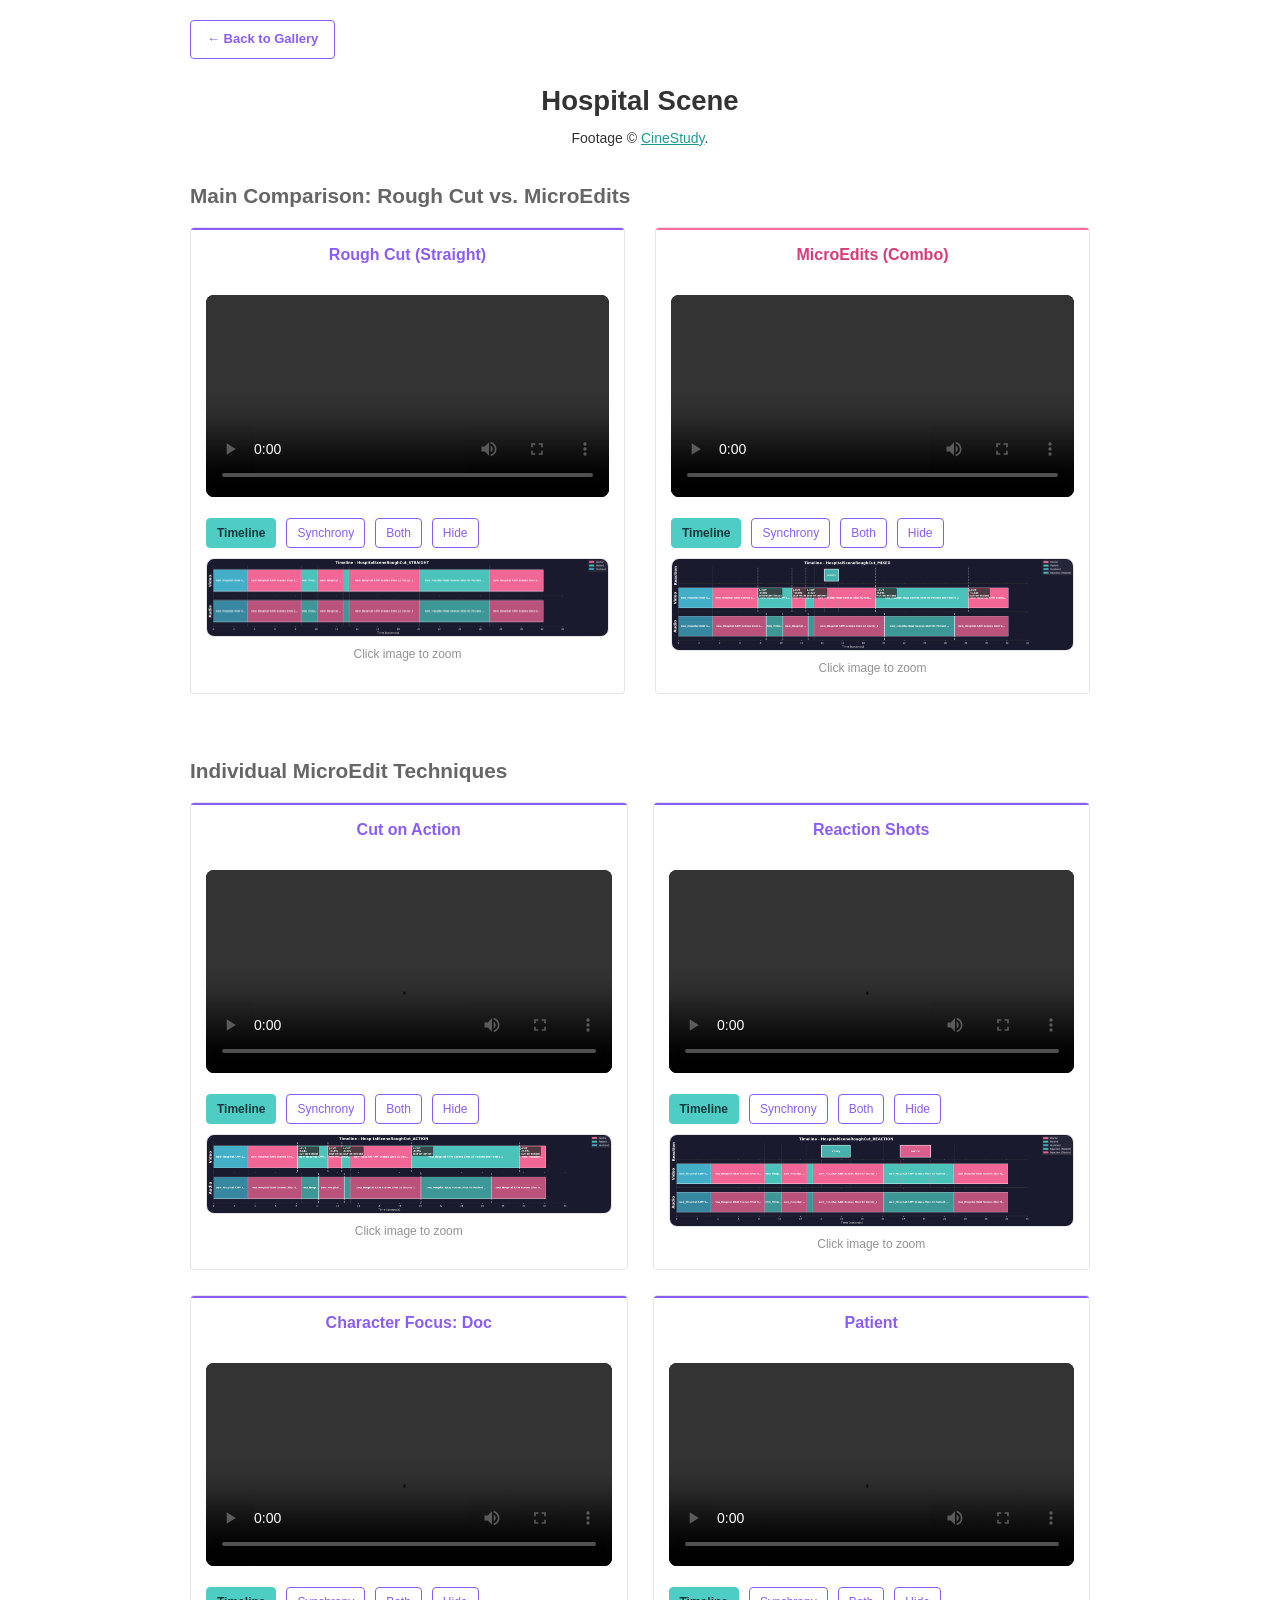
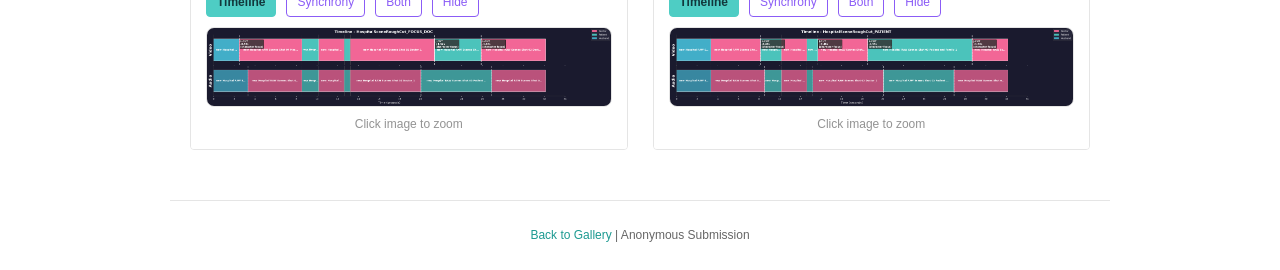
<file: gallery/HospitalSceneRoughCut.html>
<!DOCTYPE html>
<html lang="en">
<head>
    <meta charset="UTF-8">
    <meta name="viewport" content="width=device-width, initial-scale=1.0">
    <title>Hospital Scene - Supplemental Materials</title>
    <link rel="stylesheet" href="gallery.css">
</head>
<body>
    <div class="container">
        <a href="index.html" class="back-link">&larr; Back to Gallery</a>

        <div class="project-header">
            <h1>Hospital Scene</h1>
            <p>Footage © <a href="https://cinestudy.org/" style="color: var(--secondary-color);">CineStudy</a>.</p>
        </div>
        <div class="comparison-section">
            <h2>Main Comparison: Rough Cut vs. MicroEdits</h2>
            <div class="comparison-grid">

    <div class="video-card" id="card-straight">
        <h3>Rough Cut (Straight)</h3>
        <div class="video-wrapper">
            <video controls preload="metadata">
                <source src="assets/HospitalSceneRoughCut/HospitalSceneRoughCut_STRAIGHT/HospitalSceneRoughCut_STRAIGHT_video_20260122_113255.mp4" type="video/mp4">
                Your browser does not support the video tag.
            </video>
        </div>
        <div class="viz-container">
            <div class="viz-toggle-buttons">
                <button class="viz-toggle-btn active" data-type="timeline" onclick="toggleViz(this, 'timeline', 'card-straight')">Timeline</button>
                <button class="viz-toggle-btn" data-type="synchrony" onclick="toggleViz(this, 'synchrony', 'card-straight')">Synchrony</button>
                <button class="viz-toggle-btn" data-type="both" onclick="toggleViz(this, 'both', 'card-straight')">Both</button>
                <button class="viz-toggle-btn" data-type="none" onclick="toggleViz(this, 'none', 'card-straight')">Hide</button>
            </div>
            <div class="viz-image-container">
                <img src="assets/HospitalSceneRoughCut/HospitalSceneRoughCut_STRAIGHT/HospitalSceneRoughCut_STRAIGHT_viz_20260122_113321.png" alt="Timeline Visualization" class="viz-image viz-timeline">
                <img src="assets/HospitalSceneRoughCut/HospitalSceneRoughCut_STRAIGHT/HospitalSceneRoughCut_STRAIGHT_synchrony_20260122_113321.png" alt="Synchrony Plot" class="viz-image viz-synchrony hidden">
                <p class="zoom-hint">Click image to zoom</p>
            </div>
        </div>
    </div>

    <div class="video-card highlight" id="card-mixed">
        <h3>MicroEdits (Combo)</h3>
        <div class="video-wrapper">
            <video controls preload="metadata">
                <source src="assets/HospitalSceneRoughCut/HospitalSceneRoughCut_MIXED/HospitalSceneRoughCut_MIXED_video_20260122_115558.mp4" type="video/mp4">
                Your browser does not support the video tag.
            </video>
        </div>
        <div class="viz-container">
            <div class="viz-toggle-buttons">
                <button class="viz-toggle-btn active" data-type="timeline" onclick="toggleViz(this, 'timeline', 'card-mixed')">Timeline</button>
                <button class="viz-toggle-btn" data-type="synchrony" onclick="toggleViz(this, 'synchrony', 'card-mixed')">Synchrony</button>
                <button class="viz-toggle-btn" data-type="both" onclick="toggleViz(this, 'both', 'card-mixed')">Both</button>
                <button class="viz-toggle-btn" data-type="none" onclick="toggleViz(this, 'none', 'card-mixed')">Hide</button>
            </div>
            <div class="viz-image-container">
                <img src="assets/HospitalSceneRoughCut/HospitalSceneRoughCut_MIXED/HospitalSceneRoughCut_MIXED_viz_20260122_115622.png" alt="Timeline Visualization" class="viz-image viz-timeline">
                <img src="assets/HospitalSceneRoughCut/HospitalSceneRoughCut_MIXED/HospitalSceneRoughCut_MIXED_synchrony_20260122_115622.png" alt="Synchrony Plot" class="viz-image viz-synchrony hidden">
                <p class="zoom-hint">Click image to zoom</p>
            </div>
        </div>
    </div>
            </div>
        </div>
        <div class="variations-section">
            <h2>Individual MicroEdit Techniques</h2>
            <div class="variations-grid">

    <div class="video-card" id="card-var-0">
        <h3>Cut on Action</h3>
        <div class="video-wrapper">
            <video controls preload="metadata">
                <source src="assets/HospitalSceneRoughCut/HospitalSceneRoughCut_ACTION/HospitalSceneRoughCut_ACTION_video_20260122_115230.mp4" type="video/mp4">
                Your browser does not support the video tag.
            </video>
        </div>
        <div class="viz-container">
            <div class="viz-toggle-buttons">
                <button class="viz-toggle-btn active" data-type="timeline" onclick="toggleViz(this, 'timeline', 'card-var-0')">Timeline</button>
                <button class="viz-toggle-btn" data-type="synchrony" onclick="toggleViz(this, 'synchrony', 'card-var-0')">Synchrony</button>
                <button class="viz-toggle-btn" data-type="both" onclick="toggleViz(this, 'both', 'card-var-0')">Both</button>
                <button class="viz-toggle-btn" data-type="none" onclick="toggleViz(this, 'none', 'card-var-0')">Hide</button>
            </div>
            <div class="viz-image-container">
                <img src="assets/HospitalSceneRoughCut/HospitalSceneRoughCut_ACTION/HospitalSceneRoughCut_ACTION_viz_20260122_115253.png" alt="Timeline Visualization" class="viz-image viz-timeline">
                <img src="assets/HospitalSceneRoughCut/HospitalSceneRoughCut_ACTION/HospitalSceneRoughCut_ACTION_synchrony_20260122_115253.png" alt="Synchrony Plot" class="viz-image viz-synchrony hidden">
                <p class="zoom-hint">Click image to zoom</p>
            </div>
        </div>
    </div>

    <div class="video-card" id="card-var-1">
        <h3>Reaction Shots</h3>
        <div class="video-wrapper">
            <video controls preload="metadata">
                <source src="assets/HospitalSceneRoughCut/HospitalSceneRoughCut_REACTION/HospitalSceneRoughCut_REACTION_video_20260122_114556.mp4" type="video/mp4">
                Your browser does not support the video tag.
            </video>
        </div>
        <div class="viz-container">
            <div class="viz-toggle-buttons">
                <button class="viz-toggle-btn active" data-type="timeline" onclick="toggleViz(this, 'timeline', 'card-var-1')">Timeline</button>
                <button class="viz-toggle-btn" data-type="synchrony" onclick="toggleViz(this, 'synchrony', 'card-var-1')">Synchrony</button>
                <button class="viz-toggle-btn" data-type="both" onclick="toggleViz(this, 'both', 'card-var-1')">Both</button>
                <button class="viz-toggle-btn" data-type="none" onclick="toggleViz(this, 'none', 'card-var-1')">Hide</button>
            </div>
            <div class="viz-image-container">
                <img src="assets/HospitalSceneRoughCut/HospitalSceneRoughCut_REACTION/HospitalSceneRoughCut_REACTION_viz_20260122_114622.png" alt="Timeline Visualization" class="viz-image viz-timeline">
                <img src="assets/HospitalSceneRoughCut/HospitalSceneRoughCut_REACTION/HospitalSceneRoughCut_REACTION_synchrony_20260122_114622.png" alt="Synchrony Plot" class="viz-image viz-synchrony hidden">
                <p class="zoom-hint">Click image to zoom</p>
            </div>
        </div>
    </div>

    <div class="video-card" id="card-var-2">
        <h3>Character Focus: Doc</h3>
        <div class="video-wrapper">
            <video controls preload="metadata">
                <source src="assets/HospitalSceneRoughCut/HospitalSceneRoughCut_FOCUS_DOC/HospitalSceneRoughCut_FOCUS_DOC_video_20260122_113705.mp4" type="video/mp4">
                Your browser does not support the video tag.
            </video>
        </div>
        <div class="viz-container">
            <div class="viz-toggle-buttons">
                <button class="viz-toggle-btn active" data-type="timeline" onclick="toggleViz(this, 'timeline', 'card-var-2')">Timeline</button>
                <button class="viz-toggle-btn" data-type="synchrony" onclick="toggleViz(this, 'synchrony', 'card-var-2')">Synchrony</button>
                <button class="viz-toggle-btn" data-type="both" onclick="toggleViz(this, 'both', 'card-var-2')">Both</button>
                <button class="viz-toggle-btn" data-type="none" onclick="toggleViz(this, 'none', 'card-var-2')">Hide</button>
            </div>
            <div class="viz-image-container">
                <img src="assets/HospitalSceneRoughCut/HospitalSceneRoughCut_FOCUS_DOC/HospitalSceneRoughCut_FOCUS_DOC_viz_20260122_113728.png" alt="Timeline Visualization" class="viz-image viz-timeline">
                <img src="assets/HospitalSceneRoughCut/HospitalSceneRoughCut_FOCUS_DOC/HospitalSceneRoughCut_FOCUS_DOC_synchrony_20260122_113728.png" alt="Synchrony Plot" class="viz-image viz-synchrony hidden">
                <p class="zoom-hint">Click image to zoom</p>
            </div>
        </div>
    </div>

    <div class="video-card" id="card-var-3">
        <h3>Patient</h3>
        <div class="video-wrapper">
            <video controls preload="metadata">
                <source src="assets/HospitalSceneRoughCut/HospitalSceneRoughCut_PATIENT/HospitalSceneRoughCut_PATIENT_video_20260122_113530.mp4" type="video/mp4">
                Your browser does not support the video tag.
            </video>
        </div>
        <div class="viz-container">
            <div class="viz-toggle-buttons">
                <button class="viz-toggle-btn active" data-type="timeline" onclick="toggleViz(this, 'timeline', 'card-var-3')">Timeline</button>
                <button class="viz-toggle-btn" data-type="synchrony" onclick="toggleViz(this, 'synchrony', 'card-var-3')">Synchrony</button>
                <button class="viz-toggle-btn" data-type="both" onclick="toggleViz(this, 'both', 'card-var-3')">Both</button>
                <button class="viz-toggle-btn" data-type="none" onclick="toggleViz(this, 'none', 'card-var-3')">Hide</button>
            </div>
            <div class="viz-image-container">
                <img src="assets/HospitalSceneRoughCut/HospitalSceneRoughCut_PATIENT/HospitalSceneRoughCut_PATIENT_viz_20260122_113553.png" alt="Timeline Visualization" class="viz-image viz-timeline">
                <img src="assets/HospitalSceneRoughCut/HospitalSceneRoughCut_PATIENT/HospitalSceneRoughCut_PATIENT_synchrony_20260122_113553.png" alt="Synchrony Plot" class="viz-image viz-synchrony hidden">
                <p class="zoom-hint">Click image to zoom</p>
            </div>
        </div>
    </div>
            </div>
        </div>
    </div>

    <footer>
        <p><a href="index.html">Back to Gallery</a> | Anonymous Submission</p>
    </footer>

    <!-- Lightbox Modal -->
    <div id="lightbox" class="lightbox">
        <span class="lightbox-close">&times;</span>
        <img id="lightbox-img" class="lightbox-content" alt="Enlarged visualization">
        <div class="lightbox-hint">Click outside or press ESC to close</div>
    </div>

    <script>

function toggleViz(button, type, cardId) {
    const card = document.getElementById(cardId);
    const vizImg = card.querySelector('.viz-timeline');
    const syncImg = card.querySelector('.viz-synchrony');
    const buttons = card.querySelectorAll('.viz-toggle-btn');

    buttons.forEach(btn => btn.classList.remove('active'));
    button.classList.add('active');

    if (type === 'timeline') {
        if (vizImg) vizImg.classList.remove('hidden');
        if (syncImg) syncImg.classList.add('hidden');
    } else if (type === 'synchrony') {
        if (vizImg) vizImg.classList.add('hidden');
        if (syncImg) syncImg.classList.remove('hidden');
    } else if (type === 'both') {
        if (vizImg) vizImg.classList.remove('hidden');
        if (syncImg) syncImg.classList.remove('hidden');
    } else {
        if (vizImg) vizImg.classList.add('hidden');
        if (syncImg) syncImg.classList.add('hidden');
    }
}

// Lightbox functionality
function openLightbox(imgSrc) {
    const lightbox = document.getElementById('lightbox');
    const lightboxImg = document.getElementById('lightbox-img');
    lightboxImg.src = imgSrc;
    lightbox.classList.add('active');
    document.body.style.overflow = 'hidden';
}

function closeLightbox() {
    const lightbox = document.getElementById('lightbox');
    lightbox.classList.remove('active');
    document.body.style.overflow = '';
}

// Initialize all cards to show timeline by default
document.addEventListener('DOMContentLoaded', function() {
    // Initialize timeline buttons
    document.querySelectorAll('.video-card').forEach(card => {
        const timelineBtn = card.querySelector('.viz-toggle-btn[data-type="timeline"]');
        if (timelineBtn) {
            timelineBtn.click();
        }
    });

    // Add click listeners to viz images
    document.querySelectorAll('.viz-image').forEach(img => {
        img.addEventListener('click', function() {
            openLightbox(this.src);
        });
        img.title = 'Click to enlarge';
    });

    // Close lightbox on click outside image
    const lightbox = document.getElementById('lightbox');
    if (lightbox) {
        lightbox.addEventListener('click', function(e) {
            if (e.target === this || e.target.classList.contains('lightbox-close')) {
                closeLightbox();
            }
        });
    }

    // Close lightbox on Escape key
    document.addEventListener('keydown', function(e) {
        if (e.key === 'Escape') {
            closeLightbox();
        }
    });
});

    </script>
  <!-- Default Statcounter code for MicroEdits http://microedits.github.io/ -->
  <script type="text/javascript">
  var sc_project=13355166;
  var sc_invisible=1;
  var sc_security="e658d123";
  </script>
  <script type="text/javascript" src="https://www.statcounter.com/counter/counter.js" async></script>
  <noscript><div class="statcounter"><a title="Web Analytics" href="https://statcounter.com/" target="_blank"><img class="statcounter" src="https://c.statcounter.com/13355166/0/e658d123/1/" alt="Web Analytics" referrerPolicy="no-referrer-when-downgrade"></a></div></noscript>
  <!-- End of Statcounter Code -->
</body>
</html>
</file>
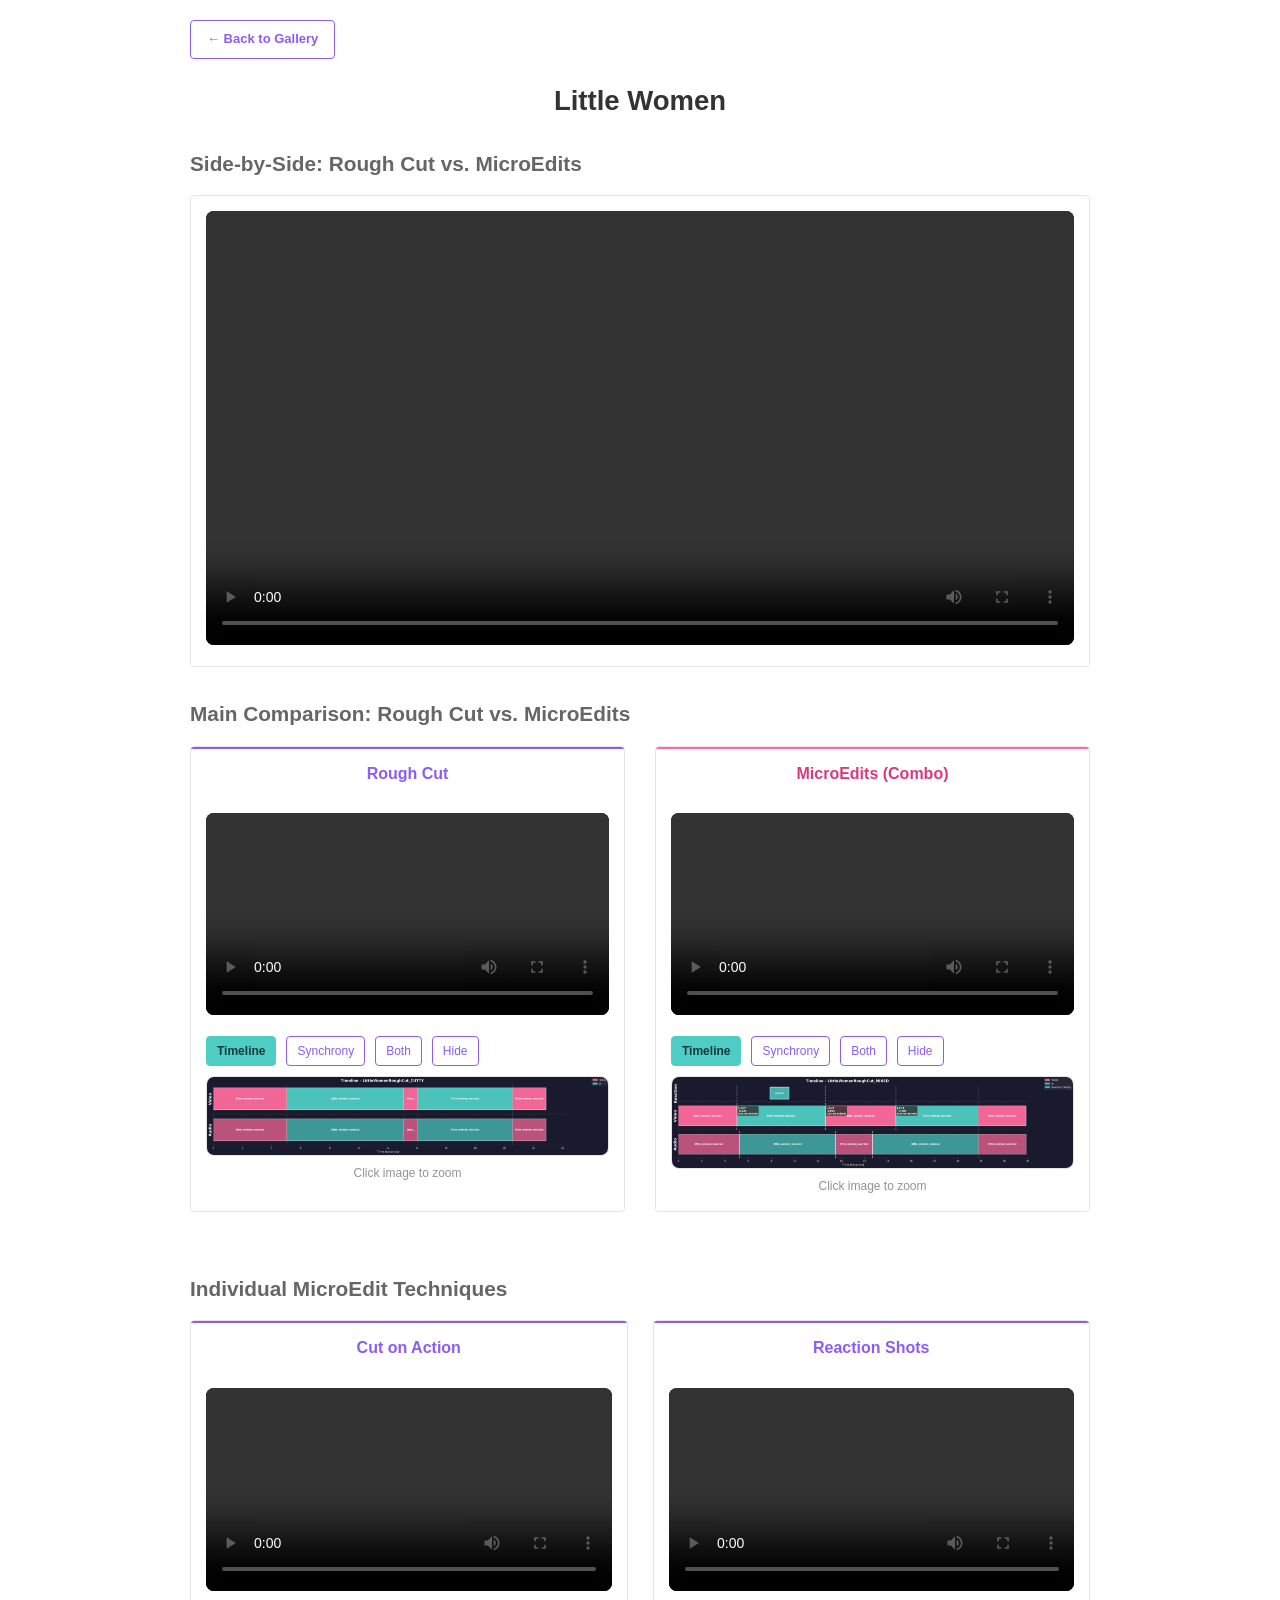
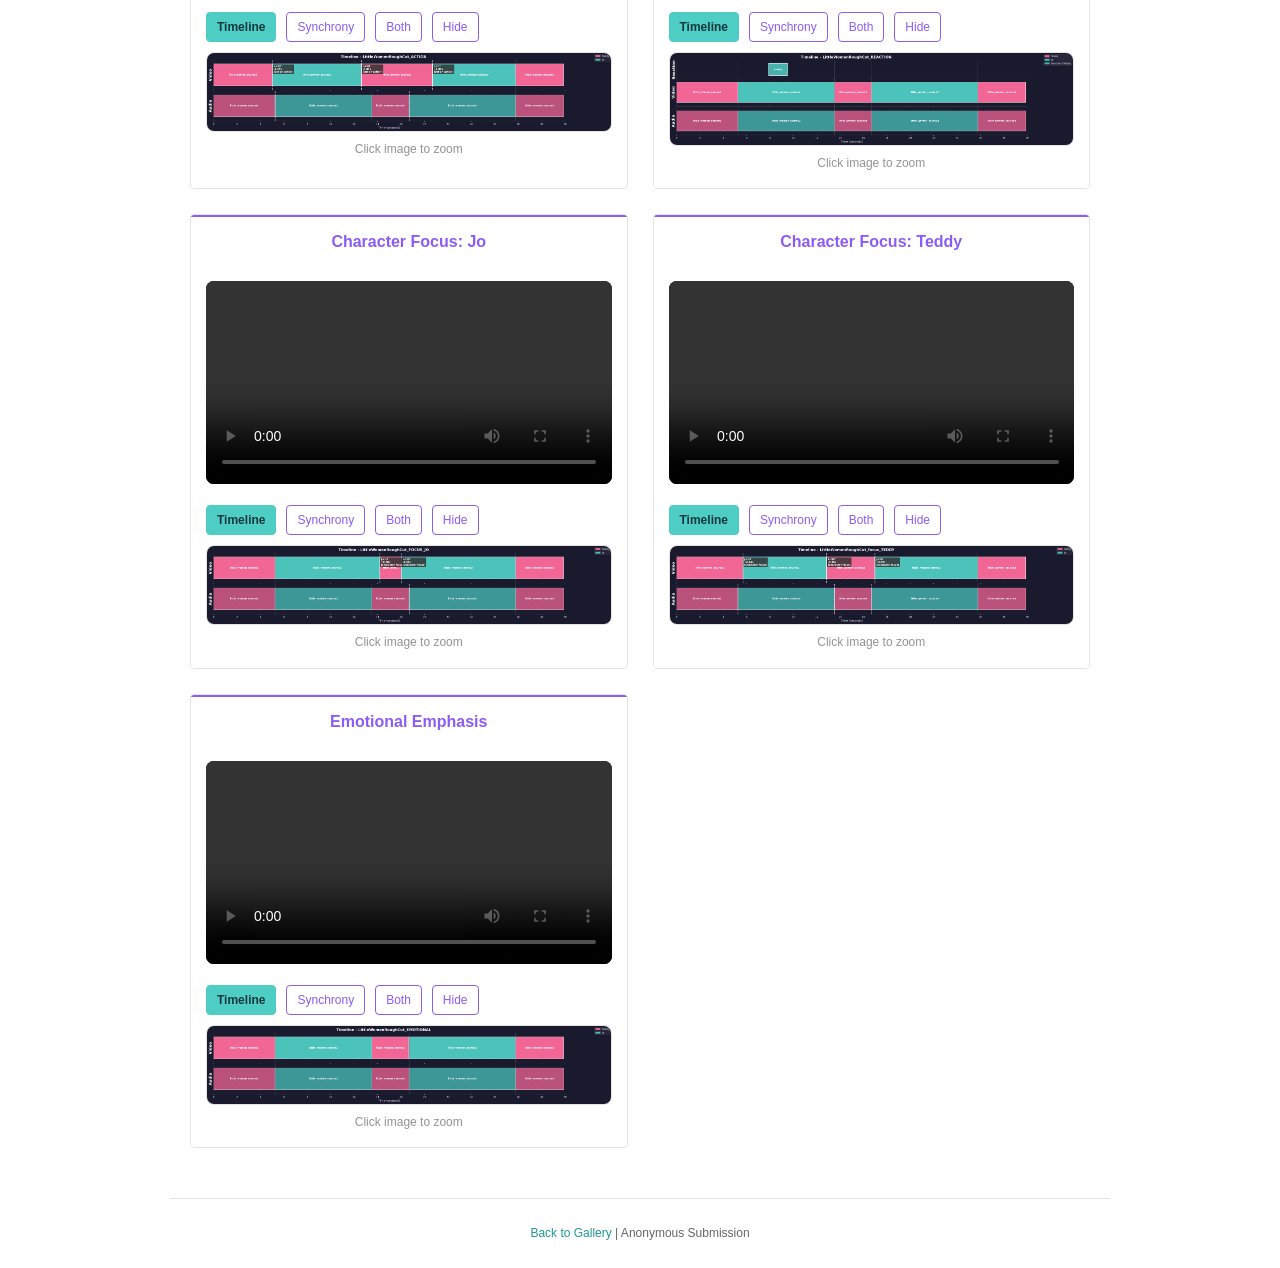
<file: gallery/LittleWomenRoughCut.html>
<!DOCTYPE html>
<html lang="en">
<head>
    <meta charset="UTF-8">
    <meta name="viewport" content="width=device-width, initial-scale=1.0">
    <title>Little Women - Supplemental Materials</title>
    <link rel="stylesheet" href="gallery.css">
</head>
<body>
    <div class="container">
        <a href="index.html" class="back-link">&larr; Back to Gallery</a>

        <div class="project-header">
            <h1>Little Women</h1>
        </div>
        <div class="comparison-section">
            <h2>Side-by-Side: Rough Cut vs. MicroEdits</h2>
            <div class="video-card highlight">
                <div class="video-wrapper">
                    <video controls preload="metadata" playsinline>
                        <source src="assets/LittleWomenRoughCut/LittleWomenRoughCut_compare_sbs.mp4" type="video/mp4">
                        Your browser does not support the video tag.
                    </video>
                </div>
            </div>
        </div>
        <div class="comparison-section">
            <h2>Main Comparison: Rough Cut vs. MicroEdits</h2>
            <div class="comparison-grid">
    <div class="video-card" id="card-straight">
        <h3>Rough Cut</h3>
        <div class="video-wrapper">
            <video controls preload="metadata">
                <source src="assets/LittleWomenRoughCut/LittleWomenRoughCut_CUTTY/LittleWomenRoughCut_CUTTY_video_20260122_120740.mp4" type="video/mp4">
                Your browser does not support the video tag.
            </video>
        </div>
        <div class="viz-container">
            <div class="viz-toggle-buttons">
                <button class="viz-toggle-btn active" data-type="timeline" onclick="toggleViz(this, 'timeline', 'card-straight')">Timeline</button>
                <button class="viz-toggle-btn" data-type="synchrony" onclick="toggleViz(this, 'synchrony', 'card-straight')">Synchrony</button>
                <button class="viz-toggle-btn" data-type="both" onclick="toggleViz(this, 'both', 'card-straight')">Both</button>
                <button class="viz-toggle-btn" data-type="none" onclick="toggleViz(this, 'none', 'card-straight')">Hide</button>
            </div>
            <div class="viz-image-container">
                <img src="assets/LittleWomenRoughCut/LittleWomenRoughCut_CUTTY/LittleWomenRoughCut_CUTTY_viz_20260122_120759.png" alt="Timeline Visualization" class="viz-image viz-timeline">
                <img src="assets/LittleWomenRoughCut/LittleWomenRoughCut_CUTTY/LittleWomenRoughCut_CUTTY_synchrony_20260122_120759.png" alt="Synchrony Plot" class="viz-image viz-synchrony hidden">
                <p class="zoom-hint">Click image to zoom</p>
            </div>
        </div>
    </div>

    <div class="video-card highlight" id="card-mixed">
        <h3>MicroEdits (Combo)</h3>
        <div class="video-wrapper">
            <video controls preload="metadata">
                <source src="assets/LittleWomenRoughCut/LittleWomenRoughCut_MIXED/LittleWomenRoughCut_MIXED_video_20260122_123733.mp4" type="video/mp4">
                Your browser does not support the video tag.
            </video>
        </div>
        <div class="viz-container">
            <div class="viz-toggle-buttons">
                <button class="viz-toggle-btn active" data-type="timeline" onclick="toggleViz(this, 'timeline', 'card-mixed')">Timeline</button>
                <button class="viz-toggle-btn" data-type="synchrony" onclick="toggleViz(this, 'synchrony', 'card-mixed')">Synchrony</button>
                <button class="viz-toggle-btn" data-type="both" onclick="toggleViz(this, 'both', 'card-mixed')">Both</button>
                <button class="viz-toggle-btn" data-type="none" onclick="toggleViz(this, 'none', 'card-mixed')">Hide</button>
            </div>
            <div class="viz-image-container">
                <img src="assets/LittleWomenRoughCut/LittleWomenRoughCut_MIXED/LittleWomenRoughCut_MIXED_viz_20260122_123758.png" alt="Timeline Visualization" class="viz-image viz-timeline">
                <img src="assets/LittleWomenRoughCut/LittleWomenRoughCut_MIXED/LittleWomenRoughCut_MIXED_synchrony_20260122_123758.png" alt="Synchrony Plot" class="viz-image viz-synchrony hidden">
                <p class="zoom-hint">Click image to zoom</p>
            </div>
        </div>
    </div>
            </div>
        </div>
        <div class="variations-section">
            <h2>Individual MicroEdit Techniques</h2>
            <div class="variations-grid">

    <div class="video-card" id="card-var-0">
        <h3>Cut on Action</h3>
        <div class="video-wrapper">
            <video controls preload="metadata">
                <source src="assets/LittleWomenRoughCut/LittleWomenRoughCut_ACTION/LittleWomenRoughCut_ACTION_video_20260122_123617.mp4" type="video/mp4">
                Your browser does not support the video tag.
            </video>
        </div>
        <div class="viz-container">
            <div class="viz-toggle-buttons">
                <button class="viz-toggle-btn active" data-type="timeline" onclick="toggleViz(this, 'timeline', 'card-var-0')">Timeline</button>
                <button class="viz-toggle-btn" data-type="synchrony" onclick="toggleViz(this, 'synchrony', 'card-var-0')">Synchrony</button>
                <button class="viz-toggle-btn" data-type="both" onclick="toggleViz(this, 'both', 'card-var-0')">Both</button>
                <button class="viz-toggle-btn" data-type="none" onclick="toggleViz(this, 'none', 'card-var-0')">Hide</button>
            </div>
            <div class="viz-image-container">
                <img src="assets/LittleWomenRoughCut/LittleWomenRoughCut_ACTION/LittleWomenRoughCut_ACTION_viz_20260122_123639.png" alt="Timeline Visualization" class="viz-image viz-timeline">
                <img src="assets/LittleWomenRoughCut/LittleWomenRoughCut_ACTION/LittleWomenRoughCut_ACTION_synchrony_20260122_123639.png" alt="Synchrony Plot" class="viz-image viz-synchrony hidden">
                <p class="zoom-hint">Click image to zoom</p>
            </div>
        </div>
    </div>

    <div class="video-card" id="card-var-1">
        <h3>Reaction Shots</h3>
        <div class="video-wrapper">
            <video controls preload="metadata">
                <source src="assets/LittleWomenRoughCut/LittleWomenRoughCut_REACTION/LittleWomenRoughCut_REACTION_video_20260122_123059.mp4" type="video/mp4">
                Your browser does not support the video tag.
            </video>
        </div>
        <div class="viz-container">
            <div class="viz-toggle-buttons">
                <button class="viz-toggle-btn active" data-type="timeline" onclick="toggleViz(this, 'timeline', 'card-var-1')">Timeline</button>
                <button class="viz-toggle-btn" data-type="synchrony" onclick="toggleViz(this, 'synchrony', 'card-var-1')">Synchrony</button>
                <button class="viz-toggle-btn" data-type="both" onclick="toggleViz(this, 'both', 'card-var-1')">Both</button>
                <button class="viz-toggle-btn" data-type="none" onclick="toggleViz(this, 'none', 'card-var-1')">Hide</button>
            </div>
            <div class="viz-image-container">
                <img src="assets/LittleWomenRoughCut/LittleWomenRoughCut_REACTION/LittleWomenRoughCut_REACTION_viz_20260122_123124.png" alt="Timeline Visualization" class="viz-image viz-timeline">
                <img src="assets/LittleWomenRoughCut/LittleWomenRoughCut_REACTION/LittleWomenRoughCut_REACTION_synchrony_20260122_123124.png" alt="Synchrony Plot" class="viz-image viz-synchrony hidden">
                <p class="zoom-hint">Click image to zoom</p>
            </div>
        </div>
    </div>

    <div class="video-card" id="card-var-2">
        <h3>Character Focus: Jo</h3>
        <div class="video-wrapper">
            <video controls preload="metadata">
                <source src="assets/LittleWomenRoughCut/LittleWomenRoughCut_FOCUS_JO/LittleWomenRoughCut_FOCUS_JO_video_20260122_121859.mp4" type="video/mp4">
                Your browser does not support the video tag.
            </video>
        </div>
        <div class="viz-container">
            <div class="viz-toggle-buttons">
                <button class="viz-toggle-btn active" data-type="timeline" onclick="toggleViz(this, 'timeline', 'card-var-2')">Timeline</button>
                <button class="viz-toggle-btn" data-type="synchrony" onclick="toggleViz(this, 'synchrony', 'card-var-2')">Synchrony</button>
                <button class="viz-toggle-btn" data-type="both" onclick="toggleViz(this, 'both', 'card-var-2')">Both</button>
                <button class="viz-toggle-btn" data-type="none" onclick="toggleViz(this, 'none', 'card-var-2')">Hide</button>
            </div>
            <div class="viz-image-container">
                <img src="assets/LittleWomenRoughCut/LittleWomenRoughCut_FOCUS_JO/LittleWomenRoughCut_FOCUS_JO_viz_20260122_121921.png" alt="Timeline Visualization" class="viz-image viz-timeline">
                <img src="assets/LittleWomenRoughCut/LittleWomenRoughCut_FOCUS_JO/LittleWomenRoughCut_FOCUS_JO_synchrony_20260122_121921.png" alt="Synchrony Plot" class="viz-image viz-synchrony hidden">
                <p class="zoom-hint">Click image to zoom</p>
            </div>
        </div>
    </div>

    <div class="video-card" id="card-var-3">
        <h3>Character Focus: Teddy</h3>
        <div class="video-wrapper">
            <video controls preload="metadata">
                <source src="assets/LittleWomenRoughCut/LittleWomenRoughCut_focus_TEDDY/LittleWomenRoughCut_focus_TEDDY_video_20260122_121649.mp4" type="video/mp4">
                Your browser does not support the video tag.
            </video>
        </div>
        <div class="viz-container">
            <div class="viz-toggle-buttons">
                <button class="viz-toggle-btn active" data-type="timeline" onclick="toggleViz(this, 'timeline', 'card-var-3')">Timeline</button>
                <button class="viz-toggle-btn" data-type="synchrony" onclick="toggleViz(this, 'synchrony', 'card-var-3')">Synchrony</button>
                <button class="viz-toggle-btn" data-type="both" onclick="toggleViz(this, 'both', 'card-var-3')">Both</button>
                <button class="viz-toggle-btn" data-type="none" onclick="toggleViz(this, 'none', 'card-var-3')">Hide</button>
            </div>
            <div class="viz-image-container">
                <img src="assets/LittleWomenRoughCut/LittleWomenRoughCut_focus_TEDDY/LittleWomenRoughCut_focus_TEDDY_viz_20260122_121711.png" alt="Timeline Visualization" class="viz-image viz-timeline">
                <img src="assets/LittleWomenRoughCut/LittleWomenRoughCut_focus_TEDDY/LittleWomenRoughCut_focus_TEDDY_synchrony_20260122_121711.png" alt="Synchrony Plot" class="viz-image viz-synchrony hidden">
                <p class="zoom-hint">Click image to zoom</p>
            </div>
        </div>
    </div>

    <div class="video-card" id="card-var-4">
        <h3>Emotional Emphasis</h3>
        <div class="video-wrapper">
            <video controls preload="metadata">
                <source src="assets/LittleWomenRoughCut/LittleWomenRoughCut_EMOTIONAL/LittleWomenRoughCut_EMOTIONAL_video_20260122_121438.mp4" type="video/mp4">
                Your browser does not support the video tag.
            </video>
        </div>
        <div class="viz-container">
            <div class="viz-toggle-buttons">
                <button class="viz-toggle-btn active" data-type="timeline" onclick="toggleViz(this, 'timeline', 'card-var-5')">Timeline</button>
                <button class="viz-toggle-btn" data-type="synchrony" onclick="toggleViz(this, 'synchrony', 'card-var-5')">Synchrony</button>
                <button class="viz-toggle-btn" data-type="both" onclick="toggleViz(this, 'both', 'card-var-5')">Both</button>
                <button class="viz-toggle-btn" data-type="none" onclick="toggleViz(this, 'none', 'card-var-5')">Hide</button>
            </div>
            <div class="viz-image-container">
                <img src="assets/LittleWomenRoughCut/LittleWomenRoughCut_EMOTIONAL/LittleWomenRoughCut_EMOTIONAL_viz_20260122_121500.png" alt="Timeline Visualization" class="viz-image viz-timeline">
                <img src="assets/LittleWomenRoughCut/LittleWomenRoughCut_EMOTIONAL/LittleWomenRoughCut_EMOTIONAL_synchrony_20260122_121500.png" alt="Synchrony Plot" class="viz-image viz-synchrony hidden">
                <p class="zoom-hint">Click image to zoom</p>
            </div>
        </div>
    </div>
            </div>
        </div>
    </div>

    <footer>
        <p><a href="index.html">Back to Gallery</a> | Anonymous Submission</p>
    </footer>

    <!-- Lightbox Modal -->
    <div id="lightbox" class="lightbox">
        <span class="lightbox-close">&times;</span>
        <img id="lightbox-img" class="lightbox-content" alt="Enlarged visualization">
        <div class="lightbox-hint">Click outside or press ESC to close</div>
    </div>

    <script>

function toggleViz(button, type, cardId) {
    const card = document.getElementById(cardId);
    const vizImg = card.querySelector('.viz-timeline');
    const syncImg = card.querySelector('.viz-synchrony');
    const buttons = card.querySelectorAll('.viz-toggle-btn');

    buttons.forEach(btn => btn.classList.remove('active'));
    button.classList.add('active');

    if (type === 'timeline') {
        if (vizImg) vizImg.classList.remove('hidden');
        if (syncImg) syncImg.classList.add('hidden');
    } else if (type === 'synchrony') {
        if (vizImg) vizImg.classList.add('hidden');
        if (syncImg) syncImg.classList.remove('hidden');
    } else if (type === 'both') {
        if (vizImg) vizImg.classList.remove('hidden');
        if (syncImg) syncImg.classList.remove('hidden');
    } else {
        if (vizImg) vizImg.classList.add('hidden');
        if (syncImg) syncImg.classList.add('hidden');
    }
}

// Lightbox functionality
function openLightbox(imgSrc) {
    const lightbox = document.getElementById('lightbox');
    const lightboxImg = document.getElementById('lightbox-img');
    lightboxImg.src = imgSrc;
    lightbox.classList.add('active');
    document.body.style.overflow = 'hidden';
}

function closeLightbox() {
    const lightbox = document.getElementById('lightbox');
    lightbox.classList.remove('active');
    document.body.style.overflow = '';
}

// Initialize all cards to show timeline by default
document.addEventListener('DOMContentLoaded', function() {
    // Initialize timeline buttons
    document.querySelectorAll('.video-card').forEach(card => {
        const timelineBtn = card.querySelector('.viz-toggle-btn[data-type="timeline"]');
        if (timelineBtn) {
            timelineBtn.click();
        }
    });

    // Add click listeners to viz images
    document.querySelectorAll('.viz-image').forEach(img => {
        img.addEventListener('click', function() {
            openLightbox(this.src);
        });
        img.title = 'Click to enlarge';
    });

    // Close lightbox on click outside image
    const lightbox = document.getElementById('lightbox');
    if (lightbox) {
        lightbox.addEventListener('click', function(e) {
            if (e.target === this || e.target.classList.contains('lightbox-close')) {
                closeLightbox();
            }
        });
    }

    // Close lightbox on Escape key
    document.addEventListener('keydown', function(e) {
        if (e.key === 'Escape') {
            closeLightbox();
        }
    });
});

    </script>
  <!-- Default Statcounter code for MicroEdits http://microedits.github.io/ -->
  <script type="text/javascript">
  var sc_project=13355166;
  var sc_invisible=1;
  var sc_security="e658d123";
  </script>
  <script type="text/javascript" src="https://www.statcounter.com/counter/counter.js" async></script>
  <noscript><div class="statcounter"><a title="Web Analytics" href="https://statcounter.com/" target="_blank"><img class="statcounter" src="https://c.statcounter.com/13355166/0/e658d123/1/" alt="Web Analytics" referrerPolicy="no-referrer-when-downgrade"></a></div></noscript>
  <!-- End of Statcounter Code -->
</body>
</html>
</file>
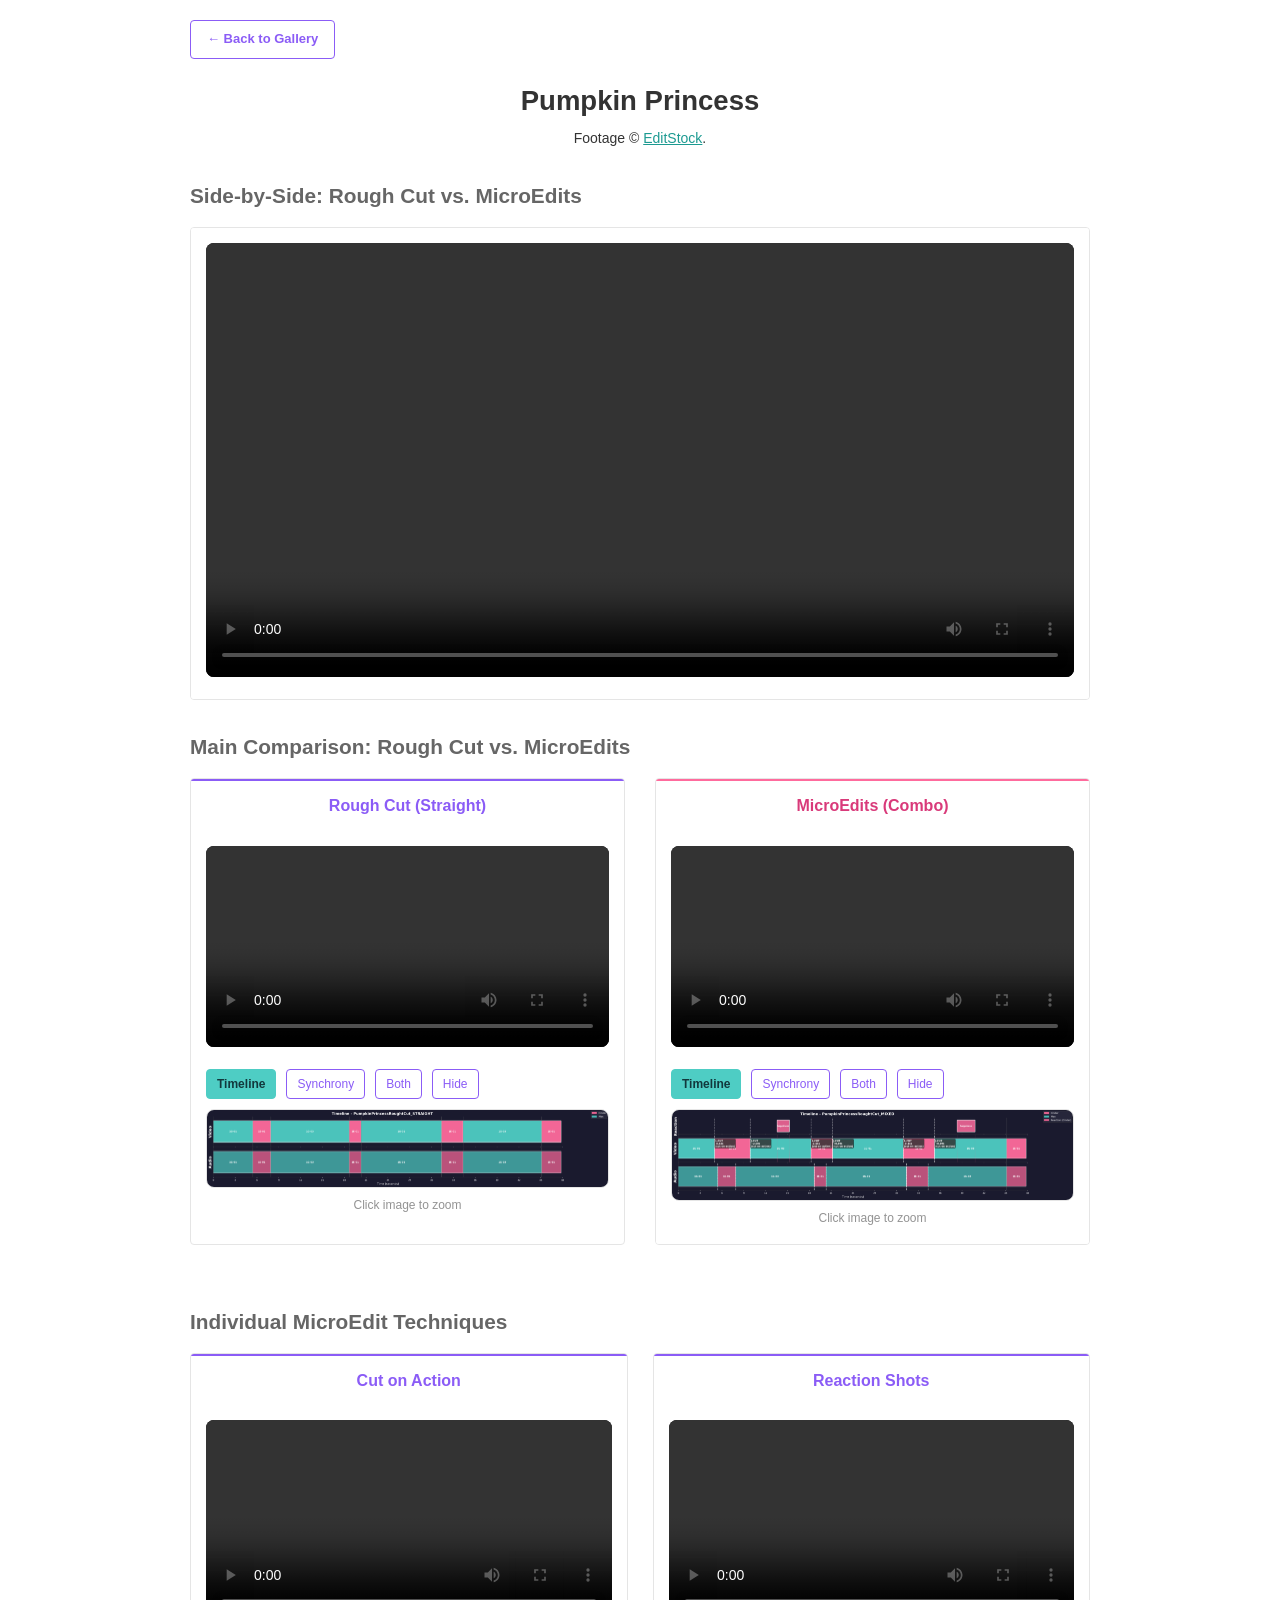
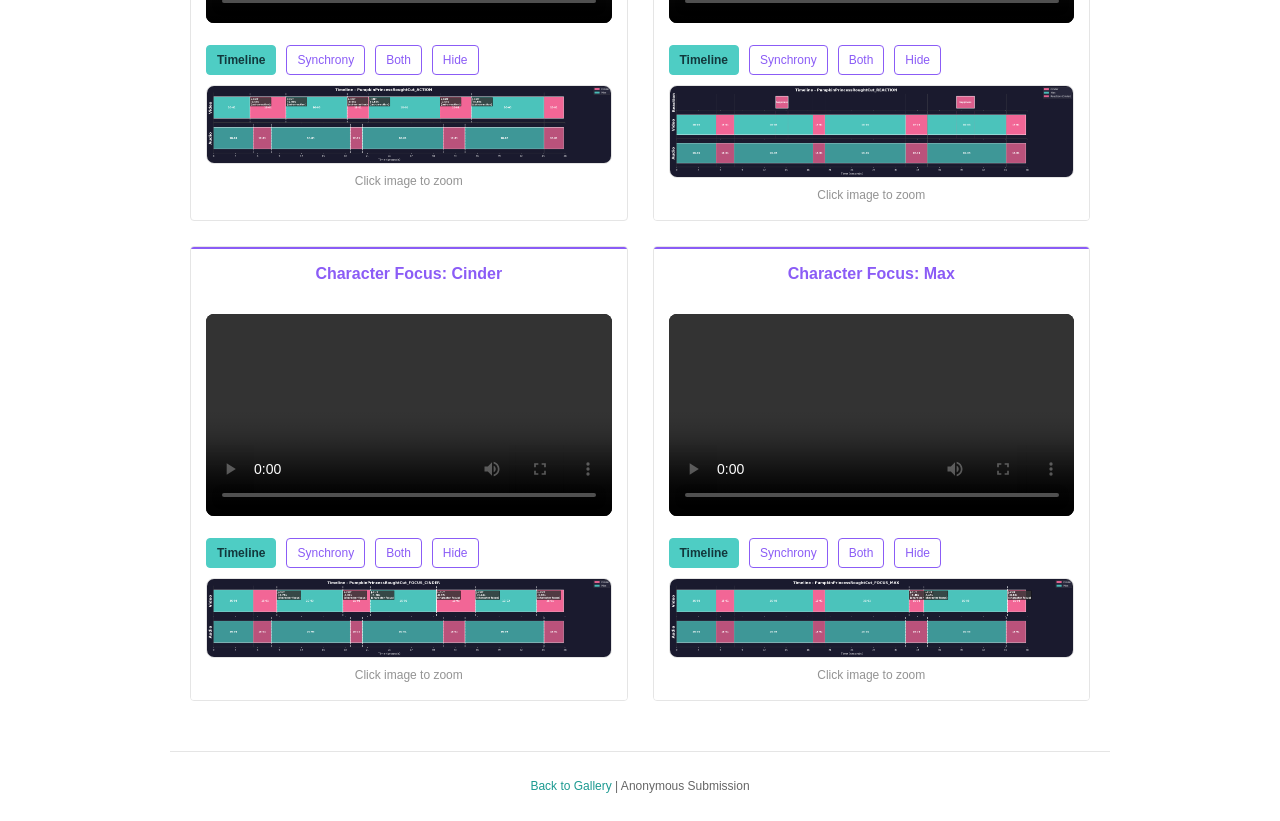
<file: gallery/PumpkinPrincessRoughtCut.html>
<!DOCTYPE html>
<html lang="en">
<head>
    <meta charset="UTF-8">
    <meta name="viewport" content="width=device-width, initial-scale=1.0">
    <title>Pumpkin Princess - Supplemental Materials</title>
    <link rel="stylesheet" href="gallery.css">
</head>
<body>
    <div class="container">
        <a href="index.html" class="back-link">&larr; Back to Gallery</a>

        <div class="project-header">
            <h1>Pumpkin Princess</h1>
            <p>Footage © <a href="https://editstock.com/" style="color: var(--secondary-color);">EditStock</a>.</p>
        </div>
        <div class="comparison-section">
            <h2>Side-by-Side: Rough Cut vs. MicroEdits</h2>
            <div class="video-card highlight">
                <div class="video-wrapper">
                    <video controls preload="metadata" playsinline>
                        <source src="assets/PumpkinPrincessRoughtCut/PumpkinPrincessRoughtCut_compare_sbs.mp4" type="video/mp4">
                        Your browser does not support the video tag.
                    </video>
                </div>
            </div>
        </div>
        <div class="comparison-section">
            <h2>Main Comparison: Rough Cut vs. MicroEdits</h2>
            <div class="comparison-grid">

    <div class="video-card" id="card-straight">
        <h3>Rough Cut (Straight)</h3>
        <div class="video-wrapper">
            <video controls preload="metadata">
                <source src="assets/PumpkinPrincessRoughtCut/PumpkinPrincessRoughtCut_STRAIGHT/PumpkinPrincessRoughtCut_STRAIGHT_video_20260122_142917.mp4" type="video/mp4">
                Your browser does not support the video tag.
            </video>
        </div>
        <div class="viz-container">
            <div class="viz-toggle-buttons">
                <button class="viz-toggle-btn active" data-type="timeline" onclick="toggleViz(this, 'timeline', 'card-straight')">Timeline</button>
                <button class="viz-toggle-btn" data-type="synchrony" onclick="toggleViz(this, 'synchrony', 'card-straight')">Synchrony</button>
                <button class="viz-toggle-btn" data-type="both" onclick="toggleViz(this, 'both', 'card-straight')">Both</button>
                <button class="viz-toggle-btn" data-type="none" onclick="toggleViz(this, 'none', 'card-straight')">Hide</button>
            </div>
            <div class="viz-image-container">
                <img src="assets/PumpkinPrincessRoughtCut/PumpkinPrincessRoughtCut_STRAIGHT/PumpkinPrincessRoughtCut_STRAIGHT_viz_20260122_142942.png" alt="Timeline Visualization" class="viz-image viz-timeline">
                <img src="assets/PumpkinPrincessRoughtCut/PumpkinPrincessRoughtCut_STRAIGHT/PumpkinPrincessRoughtCut_STRAIGHT_synchrony_20260122_142942.png" alt="Synchrony Plot" class="viz-image viz-synchrony hidden">
                <p class="zoom-hint">Click image to zoom</p>
            </div>
        </div>
    </div>

    <div class="video-card highlight" id="card-mixed">
        <h3>MicroEdits (Combo)</h3>
        <div class="video-wrapper">
            <video controls preload="metadata">
                <source src="assets/PumpkinPrincessRoughtCut/PumpkinPrincessRoughtCut_MIXED/PumpkinPrincessRoughtCut_MIXED_video_20260122_144247.mp4" type="video/mp4">
                Your browser does not support the video tag.
            </video>
        </div>
        <div class="viz-container">
            <div class="viz-toggle-buttons">
                <button class="viz-toggle-btn active" data-type="timeline" onclick="toggleViz(this, 'timeline', 'card-mixed')">Timeline</button>
                <button class="viz-toggle-btn" data-type="synchrony" onclick="toggleViz(this, 'synchrony', 'card-mixed')">Synchrony</button>
                <button class="viz-toggle-btn" data-type="both" onclick="toggleViz(this, 'both', 'card-mixed')">Both</button>
                <button class="viz-toggle-btn" data-type="none" onclick="toggleViz(this, 'none', 'card-mixed')">Hide</button>
            </div>
            <div class="viz-image-container">
                <img src="assets/PumpkinPrincessRoughtCut/PumpkinPrincessRoughtCut_MIXED/PumpkinPrincessRoughtCut_MIXED_viz_20260122_144314.png" alt="Timeline Visualization" class="viz-image viz-timeline">
                <img src="assets/PumpkinPrincessRoughtCut/PumpkinPrincessRoughtCut_MIXED/PumpkinPrincessRoughtCut_MIXED_synchrony_20260122_144314.png" alt="Synchrony Plot" class="viz-image viz-synchrony hidden">
                <p class="zoom-hint">Click image to zoom</p>
            </div>
        </div>
    </div>
            </div>
        </div>
        <div class="variations-section">
            <h2>Individual MicroEdit Techniques</h2>
            <div class="variations-grid">

    <div class="video-card" id="card-var-0">
        <h3>Cut on Action</h3>
        <div class="video-wrapper">
            <video controls preload="metadata">
                <source src="assets/PumpkinPrincessRoughtCut/PumpkinPrincessRoughtCut_ACTION/PumpkinPrincessRoughtCut_ACTION_video_20260122_144354.mp4" type="video/mp4">
                Your browser does not support the video tag.
            </video>
        </div>
        <div class="viz-container">
            <div class="viz-toggle-buttons">
                <button class="viz-toggle-btn active" data-type="timeline" onclick="toggleViz(this, 'timeline', 'card-var-0')">Timeline</button>
                <button class="viz-toggle-btn" data-type="synchrony" onclick="toggleViz(this, 'synchrony', 'card-var-0')">Synchrony</button>
                <button class="viz-toggle-btn" data-type="both" onclick="toggleViz(this, 'both', 'card-var-0')">Both</button>
                <button class="viz-toggle-btn" data-type="none" onclick="toggleViz(this, 'none', 'card-var-0')">Hide</button>
            </div>
            <div class="viz-image-container">
                <img src="assets/PumpkinPrincessRoughtCut/PumpkinPrincessRoughtCut_ACTION/PumpkinPrincessRoughtCut_ACTION_viz_20260122_144419.png" alt="Timeline Visualization" class="viz-image viz-timeline">
                <img src="assets/PumpkinPrincessRoughtCut/PumpkinPrincessRoughtCut_ACTION/PumpkinPrincessRoughtCut_ACTION_synchrony_20260122_144419.png" alt="Synchrony Plot" class="viz-image viz-synchrony hidden">
                <p class="zoom-hint">Click image to zoom</p>
            </div>
        </div>
    </div>

    <div class="video-card" id="card-var-1">
        <h3>Reaction Shots</h3>
        <div class="video-wrapper">
            <video controls preload="metadata">
                <source src="assets/PumpkinPrincessRoughtCut/PumpkinPrincessRoughtCut_REACTION/PumpkinPrincessRoughtCut_REACTION_video_20260122_143751.mp4" type="video/mp4">
                Your browser does not support the video tag.
            </video>
        </div>
        <div class="viz-container">
            <div class="viz-toggle-buttons">
                <button class="viz-toggle-btn active" data-type="timeline" onclick="toggleViz(this, 'timeline', 'card-var-1')">Timeline</button>
                <button class="viz-toggle-btn" data-type="synchrony" onclick="toggleViz(this, 'synchrony', 'card-var-1')">Synchrony</button>
                <button class="viz-toggle-btn" data-type="both" onclick="toggleViz(this, 'both', 'card-var-1')">Both</button>
                <button class="viz-toggle-btn" data-type="none" onclick="toggleViz(this, 'none', 'card-var-1')">Hide</button>
            </div>
            <div class="viz-image-container">
                <img src="assets/PumpkinPrincessRoughtCut/PumpkinPrincessRoughtCut_REACTION/PumpkinPrincessRoughtCut_REACTION_viz_20260122_143817.png" alt="Timeline Visualization" class="viz-image viz-timeline">
                <img src="assets/PumpkinPrincessRoughtCut/PumpkinPrincessRoughtCut_REACTION/PumpkinPrincessRoughtCut_REACTION_synchrony_20260122_143817.png" alt="Synchrony Plot" class="viz-image viz-synchrony hidden">
                <p class="zoom-hint">Click image to zoom</p>
            </div>
        </div>
    </div>

    <div class="video-card" id="card-var-2">
        <h3>Character Focus: Cinder</h3>
        <div class="video-wrapper">
            <video controls preload="metadata">
                <source src="assets/PumpkinPrincessRoughtCut/PumpkinPrincessRoughtCut_FOCUS_CINDER/PumpkinPrincessRoughtCut_FOCUS_CINDER_video_20260122_143135.mp4" type="video/mp4">
                Your browser does not support the video tag.
            </video>
        </div>
        <div class="viz-container">
            <div class="viz-toggle-buttons">
                <button class="viz-toggle-btn active" data-type="timeline" onclick="toggleViz(this, 'timeline', 'card-var-2')">Timeline</button>
                <button class="viz-toggle-btn" data-type="synchrony" onclick="toggleViz(this, 'synchrony', 'card-var-2')">Synchrony</button>
                <button class="viz-toggle-btn" data-type="both" onclick="toggleViz(this, 'both', 'card-var-2')">Both</button>
                <button class="viz-toggle-btn" data-type="none" onclick="toggleViz(this, 'none', 'card-var-2')">Hide</button>
            </div>
            <div class="viz-image-container">
                <img src="assets/PumpkinPrincessRoughtCut/PumpkinPrincessRoughtCut_FOCUS_CINDER/PumpkinPrincessRoughtCut_FOCUS_CINDER_viz_20260122_143200.png" alt="Timeline Visualization" class="viz-image viz-timeline">
                <img src="assets/PumpkinPrincessRoughtCut/PumpkinPrincessRoughtCut_FOCUS_CINDER/PumpkinPrincessRoughtCut_FOCUS_CINDER_synchrony_20260122_143200.png" alt="Synchrony Plot" class="viz-image viz-synchrony hidden">
                <p class="zoom-hint">Click image to zoom</p>
            </div>
        </div>
    </div>

    <div class="video-card" id="card-var-3">
        <h3>Character Focus: Max</h3>
        <div class="video-wrapper">
            <video controls preload="metadata">
                <source src="assets/PumpkinPrincessRoughtCut/PumpkinPrincessRoughtCut_FOCUS_MAX/PumpkinPrincessRoughtCut_FOCUS_MAX_video_20260122_143256.mp4" type="video/mp4">
                Your browser does not support the video tag.
            </video>
        </div>
        <div class="viz-container">
            <div class="viz-toggle-buttons">
                <button class="viz-toggle-btn active" data-type="timeline" onclick="toggleViz(this, 'timeline', 'card-var-3')">Timeline</button>
                <button class="viz-toggle-btn" data-type="synchrony" onclick="toggleViz(this, 'synchrony', 'card-var-3')">Synchrony</button>
                <button class="viz-toggle-btn" data-type="both" onclick="toggleViz(this, 'both', 'card-var-3')">Both</button>
                <button class="viz-toggle-btn" data-type="none" onclick="toggleViz(this, 'none', 'card-var-3')">Hide</button>
            </div>
            <div class="viz-image-container">
                <img src="assets/PumpkinPrincessRoughtCut/PumpkinPrincessRoughtCut_FOCUS_MAX/PumpkinPrincessRoughtCut_FOCUS_MAX_viz_20260122_143321.png" alt="Timeline Visualization" class="viz-image viz-timeline">
                <img src="assets/PumpkinPrincessRoughtCut/PumpkinPrincessRoughtCut_FOCUS_MAX/PumpkinPrincessRoughtCut_FOCUS_MAX_synchrony_20260122_143321.png" alt="Synchrony Plot" class="viz-image viz-synchrony hidden">
                <p class="zoom-hint">Click image to zoom</p>
            </div>
        </div>
    </div>
            </div>
        </div>
    </div>

    <footer>
        <p><a href="index.html">Back to Gallery</a> | Anonymous Submission</p>
    </footer>

    <!-- Lightbox Modal -->
    <div id="lightbox" class="lightbox">
        <span class="lightbox-close">&times;</span>
        <img id="lightbox-img" class="lightbox-content" alt="Enlarged visualization">
        <div class="lightbox-hint">Click outside or press ESC to close</div>
    </div>

    <script>

function toggleViz(button, type, cardId) {
    const card = document.getElementById(cardId);
    const vizImg = card.querySelector('.viz-timeline');
    const syncImg = card.querySelector('.viz-synchrony');
    const buttons = card.querySelectorAll('.viz-toggle-btn');

    buttons.forEach(btn => btn.classList.remove('active'));
    button.classList.add('active');

    if (type === 'timeline') {
        if (vizImg) vizImg.classList.remove('hidden');
        if (syncImg) syncImg.classList.add('hidden');
    } else if (type === 'synchrony') {
        if (vizImg) vizImg.classList.add('hidden');
        if (syncImg) syncImg.classList.remove('hidden');
    } else if (type === 'both') {
        if (vizImg) vizImg.classList.remove('hidden');
        if (syncImg) syncImg.classList.remove('hidden');
    } else {
        if (vizImg) vizImg.classList.add('hidden');
        if (syncImg) syncImg.classList.add('hidden');
    }
}

// Lightbox functionality
function openLightbox(imgSrc) {
    const lightbox = document.getElementById('lightbox');
    const lightboxImg = document.getElementById('lightbox-img');
    lightboxImg.src = imgSrc;
    lightbox.classList.add('active');
    document.body.style.overflow = 'hidden';
}

function closeLightbox() {
    const lightbox = document.getElementById('lightbox');
    lightbox.classList.remove('active');
    document.body.style.overflow = '';
}

// Initialize all cards to show timeline by default
document.addEventListener('DOMContentLoaded', function() {
    // Initialize timeline buttons
    document.querySelectorAll('.video-card').forEach(card => {
        const timelineBtn = card.querySelector('.viz-toggle-btn[data-type="timeline"]');
        if (timelineBtn) {
            timelineBtn.click();
        }
    });

    // Add click listeners to viz images
    document.querySelectorAll('.viz-image').forEach(img => {
        img.addEventListener('click', function() {
            openLightbox(this.src);
        });
        img.title = 'Click to enlarge';
    });

    // Close lightbox on click outside image
    const lightbox = document.getElementById('lightbox');
    if (lightbox) {
        lightbox.addEventListener('click', function(e) {
            if (e.target === this || e.target.classList.contains('lightbox-close')) {
                closeLightbox();
            }
        });
    }

    // Close lightbox on Escape key
    document.addEventListener('keydown', function(e) {
        if (e.key === 'Escape') {
            closeLightbox();
        }
    });
});

    </script>
  <!-- Default Statcounter code for MicroEdits http://microedits.github.io/ -->
  <script type="text/javascript">
  var sc_project=13355166;
  var sc_invisible=1;
  var sc_security="e658d123";
  </script>
  <script type="text/javascript" src="https://www.statcounter.com/counter/counter.js" async></script>
  <noscript><div class="statcounter"><a title="Web Analytics" href="https://statcounter.com/" target="_blank"><img class="statcounter" src="https://c.statcounter.com/13355166/0/e658d123/1/" alt="Web Analytics" referrerPolicy="no-referrer-when-downgrade"></a></div></noscript>
  <!-- End of Statcounter Code -->
</body>
</html>
</file>
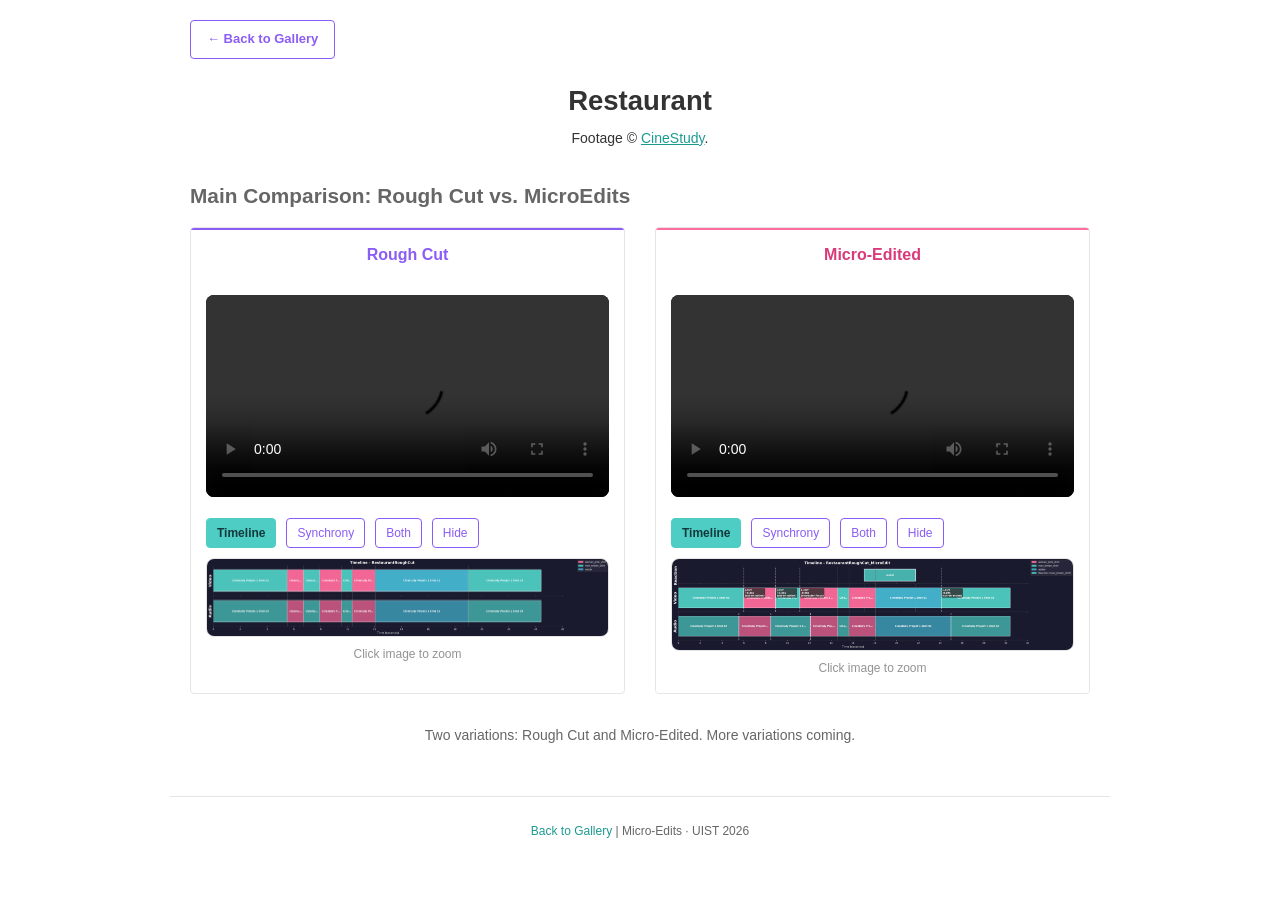
<file: gallery/RestaurantRoughCut.html>
<!DOCTYPE html>
<html lang="en">
<head>
    <meta charset="UTF-8">
    <meta name="viewport" content="width=device-width, initial-scale=1.0">
    <title>Restaurant - Micro-Edits Results</title>
    <link rel="stylesheet" href="gallery.css">
</head>
<body>
    <div class="container">
        <a href="index.html" class="back-link">&larr; Back to Gallery</a>

        <div class="project-header">
            <h1>Restaurant</h1>
            <p>Footage © <a href="https://cinestudy.org/" style="color: var(--secondary-color);">CineStudy</a>.</p>
        </div>
        <div class="comparison-section">
            <h2>Main Comparison: Rough Cut vs. MicroEdits</h2>
            <div class="comparison-grid">

    <div class="video-card" id="card-straight">
        <h3>Rough Cut</h3>
        <div class="video-wrapper">
            <video controls preload="metadata">
                <source src="assets/RestaurantRoughCut/RestaurantRoughCut/RestaurantRoughCut_video_20260813_132245.mp4" type="video/mp4">
                Your browser does not support the video tag.
            </video>
        </div>
        <div class="viz-container">
            <div class="viz-toggle-buttons">
                <button class="viz-toggle-btn active" data-type="timeline" onclick="toggleViz(this, 'timeline', 'card-straight')">Timeline</button>
                <button class="viz-toggle-btn" data-type="synchrony" onclick="toggleViz(this, 'synchrony', 'card-straight')">Synchrony</button>
                <button class="viz-toggle-btn" data-type="both" onclick="toggleViz(this, 'both', 'card-straight')">Both</button>
                <button class="viz-toggle-btn" data-type="none" onclick="toggleViz(this, 'none', 'card-straight')">Hide</button>
            </div>
            <div class="viz-image-container">
                <img src="assets/RestaurantRoughCut/RestaurantRoughCut/RestaurantRoughCut_viz_20260813_132301.png" alt="Timeline Visualization" class="viz-image viz-timeline">
                <img src="assets/RestaurantRoughCut/RestaurantRoughCut/RestaurantRoughCut_synchrony_20260813_132301.png" alt="Synchrony Plot" class="viz-image viz-synchrony hidden">
                <p class="zoom-hint">Click image to zoom</p>
            </div>
        </div>
    </div>

    <div class="video-card highlight" id="card-mixed">
        <h3>Micro-Edited</h3>
        <div class="video-wrapper">
            <video controls preload="metadata">
                <source src="assets/RestaurantRoughCut/RestaurantRoughCut_MicroEdit/RestaurantRoughCut_MicroEdit_video_20260813_131929.mp4" type="video/mp4">
                Your browser does not support the video tag.
            </video>
        </div>
        <div class="viz-container">
            <div class="viz-toggle-buttons">
                <button class="viz-toggle-btn active" data-type="timeline" onclick="toggleViz(this, 'timeline', 'card-mixed')">Timeline</button>
                <button class="viz-toggle-btn" data-type="synchrony" onclick="toggleViz(this, 'synchrony', 'card-mixed')">Synchrony</button>
                <button class="viz-toggle-btn" data-type="both" onclick="toggleViz(this, 'both', 'card-mixed')">Both</button>
                <button class="viz-toggle-btn" data-type="none" onclick="toggleViz(this, 'none', 'card-mixed')">Hide</button>
            </div>
            <div class="viz-image-container">
                <img src="assets/RestaurantRoughCut/RestaurantRoughCut_MicroEdit/RestaurantRoughCut_MicroEdit_viz_20260813_131948.png" alt="Timeline Visualization" class="viz-image viz-timeline">
                <img src="assets/RestaurantRoughCut/RestaurantRoughCut_MicroEdit/RestaurantRoughCut_MicroEdit_synchrony_20260813_131948.png" alt="Synchrony Plot" class="viz-image viz-synchrony hidden">
                <p class="zoom-hint">Click image to zoom</p>
            </div>
        </div>
    </div>
            </div>
        </div>
        <p style="text-align: center; color: var(--text-muted);">Two variations: Rough Cut and Micro-Edited. More variations coming.</p>
    </div>

    <footer>
        <p><a href="index.html">Back to Gallery</a> | Micro-Edits · UIST 2026</p>
    </footer>

    <!-- Lightbox Modal -->
    <div id="lightbox" class="lightbox">
        <span class="lightbox-close">&times;</span>
        <img id="lightbox-img" class="lightbox-content" alt="Enlarged visualization">
        <div class="lightbox-hint">Click outside or press ESC to close</div>
    </div>

    <script>

function toggleViz(button, type, cardId) {
    const card = document.getElementById(cardId);
    const vizImg = card.querySelector('.viz-timeline');
    const syncImg = card.querySelector('.viz-synchrony');
    const buttons = card.querySelectorAll('.viz-toggle-btn');

    buttons.forEach(btn => btn.classList.remove('active'));
    button.classList.add('active');

    if (type === 'timeline') {
        if (vizImg) vizImg.classList.remove('hidden');
        if (syncImg) syncImg.classList.add('hidden');
    } else if (type === 'synchrony') {
        if (vizImg) vizImg.classList.add('hidden');
        if (syncImg) syncImg.classList.remove('hidden');
    } else if (type === 'both') {
        if (vizImg) vizImg.classList.remove('hidden');
        if (syncImg) syncImg.classList.remove('hidden');
    } else {
        if (vizImg) vizImg.classList.add('hidden');
        if (syncImg) syncImg.classList.add('hidden');
    }
}

// Lightbox functionality
function openLightbox(imgSrc) {
    const lightbox = document.getElementById('lightbox');
    const lightboxImg = document.getElementById('lightbox-img');
    lightboxImg.src = imgSrc;
    lightbox.classList.add('active');
    document.body.style.overflow = 'hidden';
}

function closeLightbox() {
    const lightbox = document.getElementById('lightbox');
    lightbox.classList.remove('active');
    document.body.style.overflow = '';
}

// Initialize all cards to show timeline by default
document.addEventListener('DOMContentLoaded', function() {
    // Initialize timeline buttons
    document.querySelectorAll('.video-card').forEach(card => {
        const timelineBtn = card.querySelector('.viz-toggle-btn[data-type="timeline"]');
        if (timelineBtn) {
            timelineBtn.click();
        }
    });

    // Add click listeners to viz images
    document.querySelectorAll('.viz-image').forEach(img => {
        img.addEventListener('click', function() {
            openLightbox(this.src);
        });
        img.title = 'Click to enlarge';
    });

    // Close lightbox on click outside image
    const lightbox = document.getElementById('lightbox');
    if (lightbox) {
        lightbox.addEventListener('click', function(e) {
            if (e.target === this || e.target.classList.contains('lightbox-close')) {
                closeLightbox();
            }
        });
    }

    // Close lightbox on Escape key
    document.addEventListener('keydown', function(e) {
        if (e.key === 'Escape') {
            closeLightbox();
        }
    });
});

    </script>
  <!-- Default Statcounter code for MicroEdits http://microedits.github.io/ -->
  <script type="text/javascript">
  var sc_project=13355166;
  var sc_invisible=1;
  var sc_security="e658d123";
  </script>
  <script type="text/javascript" src="https://www.statcounter.com/counter/counter.js" async></script>
  <noscript><div class="statcounter"><a title="Web Analytics" href="https://statcounter.com/" target="_blank"><img class="statcounter" src="https://c.statcounter.com/13355166/0/e658d123/1/" alt="Web Analytics" referrerPolicy="no-referrer-when-downgrade"></a></div></noscript>
  <!-- End of Statcounter Code -->
</body>
</html>
</file>
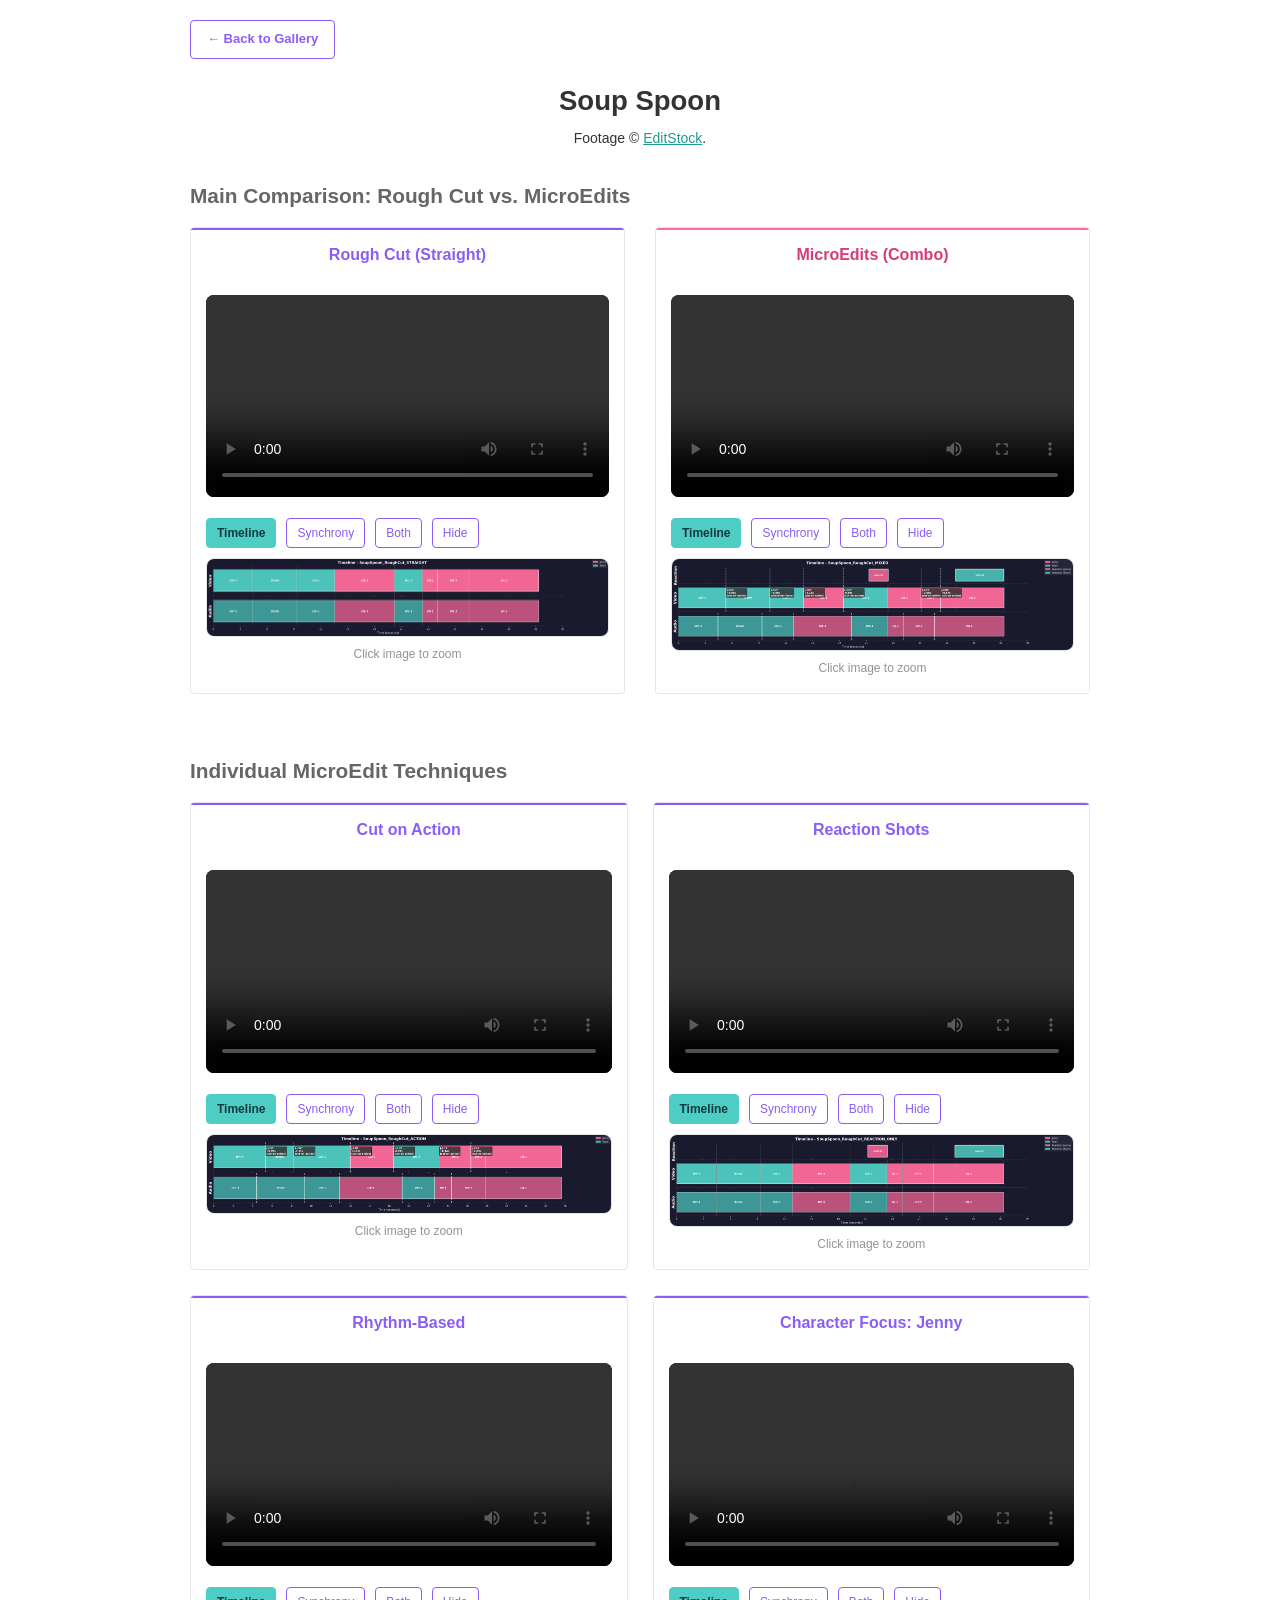
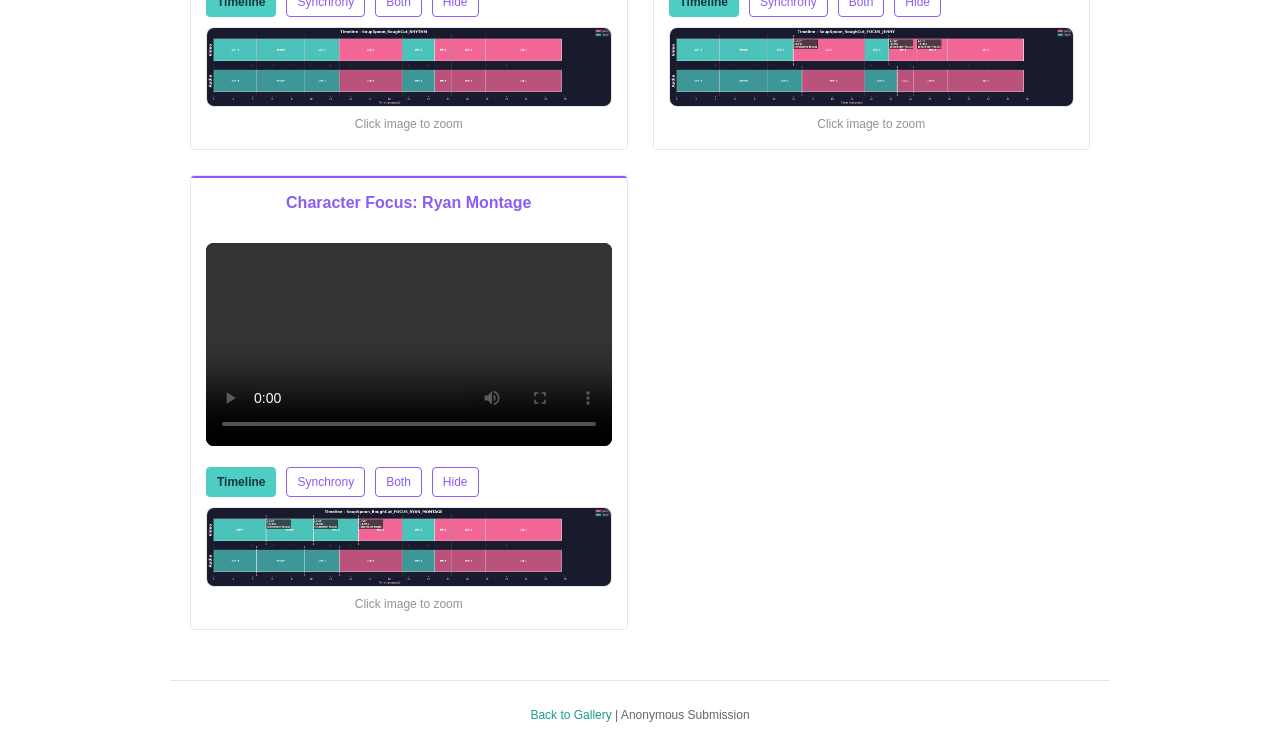
<file: gallery/SoupSpoon_RoughCut.html>
<!DOCTYPE html>
<html lang="en">
<head>
    <meta charset="UTF-8">
    <meta name="viewport" content="width=device-width, initial-scale=1.0">
    <title>Soup Spoon - Supplemental Materials</title>
    <link rel="stylesheet" href="gallery.css">
</head>
<body>
    <div class="container">
        <a href="index.html" class="back-link">&larr; Back to Gallery</a>

        <div class="project-header">
            <h1>Soup Spoon</h1>
            <p>Footage © <a href="https://editstock.com/" style="color: var(--secondary-color);">EditStock</a>.</p>
        </div>
        <div class="comparison-section">
            <h2>Main Comparison: Rough Cut vs. MicroEdits</h2>
            <div class="comparison-grid">

    <div class="video-card" id="card-straight">
        <h3>Rough Cut (Straight)</h3>
        <div class="video-wrapper">
            <video controls preload="metadata">
                <source src="assets/SoupSpoon_RoughCut/SoupSpoon_RoughCut_STRAIGHT/SoupSpoon_RoughCut_STRAIGHT_video_20260122_104333.mp4" type="video/mp4">
                Your browser does not support the video tag.
            </video>
        </div>
        <div class="viz-container">
            <div class="viz-toggle-buttons">
                <button class="viz-toggle-btn active" data-type="timeline" onclick="toggleViz(this, 'timeline', 'card-straight')">Timeline</button>
                <button class="viz-toggle-btn" data-type="synchrony" onclick="toggleViz(this, 'synchrony', 'card-straight')">Synchrony</button>
                <button class="viz-toggle-btn" data-type="both" onclick="toggleViz(this, 'both', 'card-straight')">Both</button>
                <button class="viz-toggle-btn" data-type="none" onclick="toggleViz(this, 'none', 'card-straight')">Hide</button>
            </div>
            <div class="viz-image-container">
                <img src="assets/SoupSpoon_RoughCut/SoupSpoon_RoughCut_STRAIGHT/SoupSpoon_RoughCut_STRAIGHT_viz_20260122_104351.png" alt="Timeline Visualization" class="viz-image viz-timeline">
                <img src="assets/SoupSpoon_RoughCut/SoupSpoon_RoughCut_STRAIGHT/SoupSpoon_RoughCut_STRAIGHT_synchrony_20260122_104351.png" alt="Synchrony Plot" class="viz-image viz-synchrony hidden">
                <p class="zoom-hint">Click image to zoom</p>
            </div>
        </div>
    </div>

    <div class="video-card highlight" id="card-mixed">
        <h3>MicroEdits (Combo)</h3>
        <div class="video-wrapper">
            <video controls preload="metadata">
                <source src="assets/SoupSpoon_RoughCut/SoupSpoon_RoughCut_MIXED/SoupSpoon_RoughCut_MIXED_video_20260122_104152.mp4" type="video/mp4">
                Your browser does not support the video tag.
            </video>
        </div>
        <div class="viz-container">
            <div class="viz-toggle-buttons">
                <button class="viz-toggle-btn active" data-type="timeline" onclick="toggleViz(this, 'timeline', 'card-mixed')">Timeline</button>
                <button class="viz-toggle-btn" data-type="synchrony" onclick="toggleViz(this, 'synchrony', 'card-mixed')">Synchrony</button>
                <button class="viz-toggle-btn" data-type="both" onclick="toggleViz(this, 'both', 'card-mixed')">Both</button>
                <button class="viz-toggle-btn" data-type="none" onclick="toggleViz(this, 'none', 'card-mixed')">Hide</button>
            </div>
            <div class="viz-image-container">
                <img src="assets/SoupSpoon_RoughCut/SoupSpoon_RoughCut_MIXED/SoupSpoon_RoughCut_MIXED_viz_20260122_104211.png" alt="Timeline Visualization" class="viz-image viz-timeline">
                <img src="assets/SoupSpoon_RoughCut/SoupSpoon_RoughCut_MIXED/SoupSpoon_RoughCut_MIXED_synchrony_20260122_104211.png" alt="Synchrony Plot" class="viz-image viz-synchrony hidden">
                <p class="zoom-hint">Click image to zoom</p>
            </div>
        </div>
    </div>
            </div>
        </div>
        <div class="variations-section">
            <h2>Individual MicroEdit Techniques</h2>
            <div class="variations-grid">

    <div class="video-card" id="card-var-0">
        <h3>Cut on Action</h3>
        <div class="video-wrapper">
            <video controls preload="metadata">
                <source src="assets/SoupSpoon_RoughCut/SoupSpoon_RoughCut_ACTION/SoupSpoon_RoughCut_ACTION_video_20260122_102110.mp4" type="video/mp4">
                Your browser does not support the video tag.
            </video>
        </div>
        <div class="viz-container">
            <div class="viz-toggle-buttons">
                <button class="viz-toggle-btn active" data-type="timeline" onclick="toggleViz(this, 'timeline', 'card-var-0')">Timeline</button>
                <button class="viz-toggle-btn" data-type="synchrony" onclick="toggleViz(this, 'synchrony', 'card-var-0')">Synchrony</button>
                <button class="viz-toggle-btn" data-type="both" onclick="toggleViz(this, 'both', 'card-var-0')">Both</button>
                <button class="viz-toggle-btn" data-type="none" onclick="toggleViz(this, 'none', 'card-var-0')">Hide</button>
            </div>
            <div class="viz-image-container">
                <img src="assets/SoupSpoon_RoughCut/SoupSpoon_RoughCut_ACTION/SoupSpoon_RoughCut_ACTION_viz_20260122_102128.png" alt="Timeline Visualization" class="viz-image viz-timeline">
                <img src="assets/SoupSpoon_RoughCut/SoupSpoon_RoughCut_ACTION/SoupSpoon_RoughCut_ACTION_synchrony_20260122_102128.png" alt="Synchrony Plot" class="viz-image viz-synchrony hidden">
                <p class="zoom-hint">Click image to zoom</p>
            </div>
        </div>
    </div>

    <div class="video-card" id="card-var-1">
        <h3>Reaction Shots</h3>
        <div class="video-wrapper">
            <video controls preload="metadata">
                <source src="assets/SoupSpoon_RoughCut/SoupSpoon_RoughCut_REACTION_ONLY/SoupSpoon_RoughCut_REACTION_ONLY_video_20260122_103625.mp4" type="video/mp4">
                Your browser does not support the video tag.
            </video>
        </div>
        <div class="viz-container">
            <div class="viz-toggle-buttons">
                <button class="viz-toggle-btn active" data-type="timeline" onclick="toggleViz(this, 'timeline', 'card-var-1')">Timeline</button>
                <button class="viz-toggle-btn" data-type="synchrony" onclick="toggleViz(this, 'synchrony', 'card-var-1')">Synchrony</button>
                <button class="viz-toggle-btn" data-type="both" onclick="toggleViz(this, 'both', 'card-var-1')">Both</button>
                <button class="viz-toggle-btn" data-type="none" onclick="toggleViz(this, 'none', 'card-var-1')">Hide</button>
            </div>
            <div class="viz-image-container">
                <img src="assets/SoupSpoon_RoughCut/SoupSpoon_RoughCut_REACTION_ONLY/SoupSpoon_RoughCut_REACTION_ONLY_viz_20260122_103648.png" alt="Timeline Visualization" class="viz-image viz-timeline">
                <img src="assets/SoupSpoon_RoughCut/SoupSpoon_RoughCut_REACTION_ONLY/SoupSpoon_RoughCut_REACTION_ONLY_synchrony_20260122_103648.png" alt="Synchrony Plot" class="viz-image viz-synchrony hidden">
                <p class="zoom-hint">Click image to zoom</p>
            </div>
        </div>
    </div>

    <div class="video-card" id="card-var-2">
        <h3>Rhythm-Based</h3>
        <div class="video-wrapper">
            <video controls preload="metadata">
                <source src="assets/SoupSpoon_RoughCut/SoupSpoon_RoughCut_RHYTHM/SoupSpoon_RoughCut_RHYTHM_video_20260122_100039.mp4" type="video/mp4">
                Your browser does not support the video tag.
            </video>
        </div>
        <div class="viz-container">
            <div class="viz-toggle-buttons">
                <button class="viz-toggle-btn active" data-type="timeline" onclick="toggleViz(this, 'timeline', 'card-var-2')">Timeline</button>
                <button class="viz-toggle-btn" data-type="synchrony" onclick="toggleViz(this, 'synchrony', 'card-var-2')">Synchrony</button>
                <button class="viz-toggle-btn" data-type="both" onclick="toggleViz(this, 'both', 'card-var-2')">Both</button>
                <button class="viz-toggle-btn" data-type="none" onclick="toggleViz(this, 'none', 'card-var-2')">Hide</button>
            </div>
            <div class="viz-image-container">
                <img src="assets/SoupSpoon_RoughCut/SoupSpoon_RoughCut_RHYTHM/SoupSpoon_RoughCut_RHYTHM_viz_20260122_100057.png" alt="Timeline Visualization" class="viz-image viz-timeline">
                <img src="assets/SoupSpoon_RoughCut/SoupSpoon_RoughCut_RHYTHM/SoupSpoon_RoughCut_RHYTHM_synchrony_20260122_100057.png" alt="Synchrony Plot" class="viz-image viz-synchrony hidden">
                <p class="zoom-hint">Click image to zoom</p>
            </div>
        </div>
    </div>

    <div class="video-card" id="card-var-3">
        <h3>Character Focus: Jenny</h3>
        <div class="video-wrapper">
            <video controls preload="metadata">
                <source src="assets/SoupSpoon_RoughCut/SoupSpoon_RoughCut_FOCUS_JENNY/SoupSpoon_RoughCut_FOCUS_JENNY_video_20260122_100235.mp4" type="video/mp4">
                Your browser does not support the video tag.
            </video>
        </div>
        <div class="viz-container">
            <div class="viz-toggle-buttons">
                <button class="viz-toggle-btn active" data-type="timeline" onclick="toggleViz(this, 'timeline', 'card-var-3')">Timeline</button>
                <button class="viz-toggle-btn" data-type="synchrony" onclick="toggleViz(this, 'synchrony', 'card-var-3')">Synchrony</button>
                <button class="viz-toggle-btn" data-type="both" onclick="toggleViz(this, 'both', 'card-var-3')">Both</button>
                <button class="viz-toggle-btn" data-type="none" onclick="toggleViz(this, 'none', 'card-var-3')">Hide</button>
            </div>
            <div class="viz-image-container">
                <img src="assets/SoupSpoon_RoughCut/SoupSpoon_RoughCut_FOCUS_JENNY/SoupSpoon_RoughCut_FOCUS_JENNY_viz_20260122_100252.png" alt="Timeline Visualization" class="viz-image viz-timeline">
                <img src="assets/SoupSpoon_RoughCut/SoupSpoon_RoughCut_FOCUS_JENNY/SoupSpoon_RoughCut_FOCUS_JENNY_synchrony_20260122_100252.png" alt="Synchrony Plot" class="viz-image viz-synchrony hidden">
                <p class="zoom-hint">Click image to zoom</p>
            </div>
        </div>
    </div>

    <div class="video-card" id="card-var-4">
        <h3>Character Focus: Ryan Montage</h3>
        <div class="video-wrapper">
            <video controls preload="metadata">
                <source src="assets/SoupSpoon_RoughCut/SoupSpoon_RoughCut_FOCUS_RYAN_MONTAGE/SoupSpoon_RoughCut_FOCUS_RYAN_MONTAGE_video_20260122_101113.mp4" type="video/mp4">
                Your browser does not support the video tag.
            </video>
        </div>
        <div class="viz-container">
            <div class="viz-toggle-buttons">
                <button class="viz-toggle-btn active" data-type="timeline" onclick="toggleViz(this, 'timeline', 'card-var-4')">Timeline</button>
                <button class="viz-toggle-btn" data-type="synchrony" onclick="toggleViz(this, 'synchrony', 'card-var-4')">Synchrony</button>
                <button class="viz-toggle-btn" data-type="both" onclick="toggleViz(this, 'both', 'card-var-4')">Both</button>
                <button class="viz-toggle-btn" data-type="none" onclick="toggleViz(this, 'none', 'card-var-4')">Hide</button>
            </div>
            <div class="viz-image-container">
                <img src="assets/SoupSpoon_RoughCut/SoupSpoon_RoughCut_FOCUS_RYAN_MONTAGE/SoupSpoon_RoughCut_FOCUS_RYAN_MONTAGE_viz_20260122_101131.png" alt="Timeline Visualization" class="viz-image viz-timeline">
                <img src="assets/SoupSpoon_RoughCut/SoupSpoon_RoughCut_FOCUS_RYAN_MONTAGE/SoupSpoon_RoughCut_FOCUS_RYAN_MONTAGE_synchrony_20260122_101131.png" alt="Synchrony Plot" class="viz-image viz-synchrony hidden">
                <p class="zoom-hint">Click image to zoom</p>
            </div>
        </div>
    </div>
            </div>
        </div>
    </div>

    <footer>
        <p><a href="index.html">Back to Gallery</a> | Anonymous Submission</p>
    </footer>

    <!-- Lightbox Modal -->
    <div id="lightbox" class="lightbox">
        <span class="lightbox-close">&times;</span>
        <img id="lightbox-img" class="lightbox-content" alt="Enlarged visualization">
        <div class="lightbox-hint">Click outside or press ESC to close</div>
    </div>

    <script>

function toggleViz(button, type, cardId) {
    const card = document.getElementById(cardId);
    const vizImg = card.querySelector('.viz-timeline');
    const syncImg = card.querySelector('.viz-synchrony');
    const buttons = card.querySelectorAll('.viz-toggle-btn');

    buttons.forEach(btn => btn.classList.remove('active'));
    button.classList.add('active');

    if (type === 'timeline') {
        if (vizImg) vizImg.classList.remove('hidden');
        if (syncImg) syncImg.classList.add('hidden');
    } else if (type === 'synchrony') {
        if (vizImg) vizImg.classList.add('hidden');
        if (syncImg) syncImg.classList.remove('hidden');
    } else if (type === 'both') {
        if (vizImg) vizImg.classList.remove('hidden');
        if (syncImg) syncImg.classList.remove('hidden');
    } else {
        if (vizImg) vizImg.classList.add('hidden');
        if (syncImg) syncImg.classList.add('hidden');
    }
}

// Lightbox functionality
function openLightbox(imgSrc) {
    const lightbox = document.getElementById('lightbox');
    const lightboxImg = document.getElementById('lightbox-img');
    lightboxImg.src = imgSrc;
    lightbox.classList.add('active');
    document.body.style.overflow = 'hidden';
}

function closeLightbox() {
    const lightbox = document.getElementById('lightbox');
    lightbox.classList.remove('active');
    document.body.style.overflow = '';
}

// Initialize all cards to show timeline by default
document.addEventListener('DOMContentLoaded', function() {
    // Initialize timeline buttons
    document.querySelectorAll('.video-card').forEach(card => {
        const timelineBtn = card.querySelector('.viz-toggle-btn[data-type="timeline"]');
        if (timelineBtn) {
            timelineBtn.click();
        }
    });

    // Add click listeners to viz images
    document.querySelectorAll('.viz-image').forEach(img => {
        img.addEventListener('click', function() {
            openLightbox(this.src);
        });
        img.title = 'Click to enlarge';
    });

    // Close lightbox on click outside image
    const lightbox = document.getElementById('lightbox');
    if (lightbox) {
        lightbox.addEventListener('click', function(e) {
            if (e.target === this || e.target.classList.contains('lightbox-close')) {
                closeLightbox();
            }
        });
    }

    // Close lightbox on Escape key
    document.addEventListener('keydown', function(e) {
        if (e.key === 'Escape') {
            closeLightbox();
        }
    });
});

    </script>
  <!-- Default Statcounter code for MicroEdits http://microedits.github.io/ -->
  <script type="text/javascript">
  var sc_project=13355166;
  var sc_invisible=1;
  var sc_security="e658d123";
  </script>
  <script type="text/javascript" src="https://www.statcounter.com/counter/counter.js" async></script>
  <noscript><div class="statcounter"><a title="Web Analytics" href="https://statcounter.com/" target="_blank"><img class="statcounter" src="https://c.statcounter.com/13355166/0/e658d123/1/" alt="Web Analytics" referrerPolicy="no-referrer-when-downgrade"></a></div></noscript>
  <!-- End of Statcounter Code -->
</body>
</html>
</file>
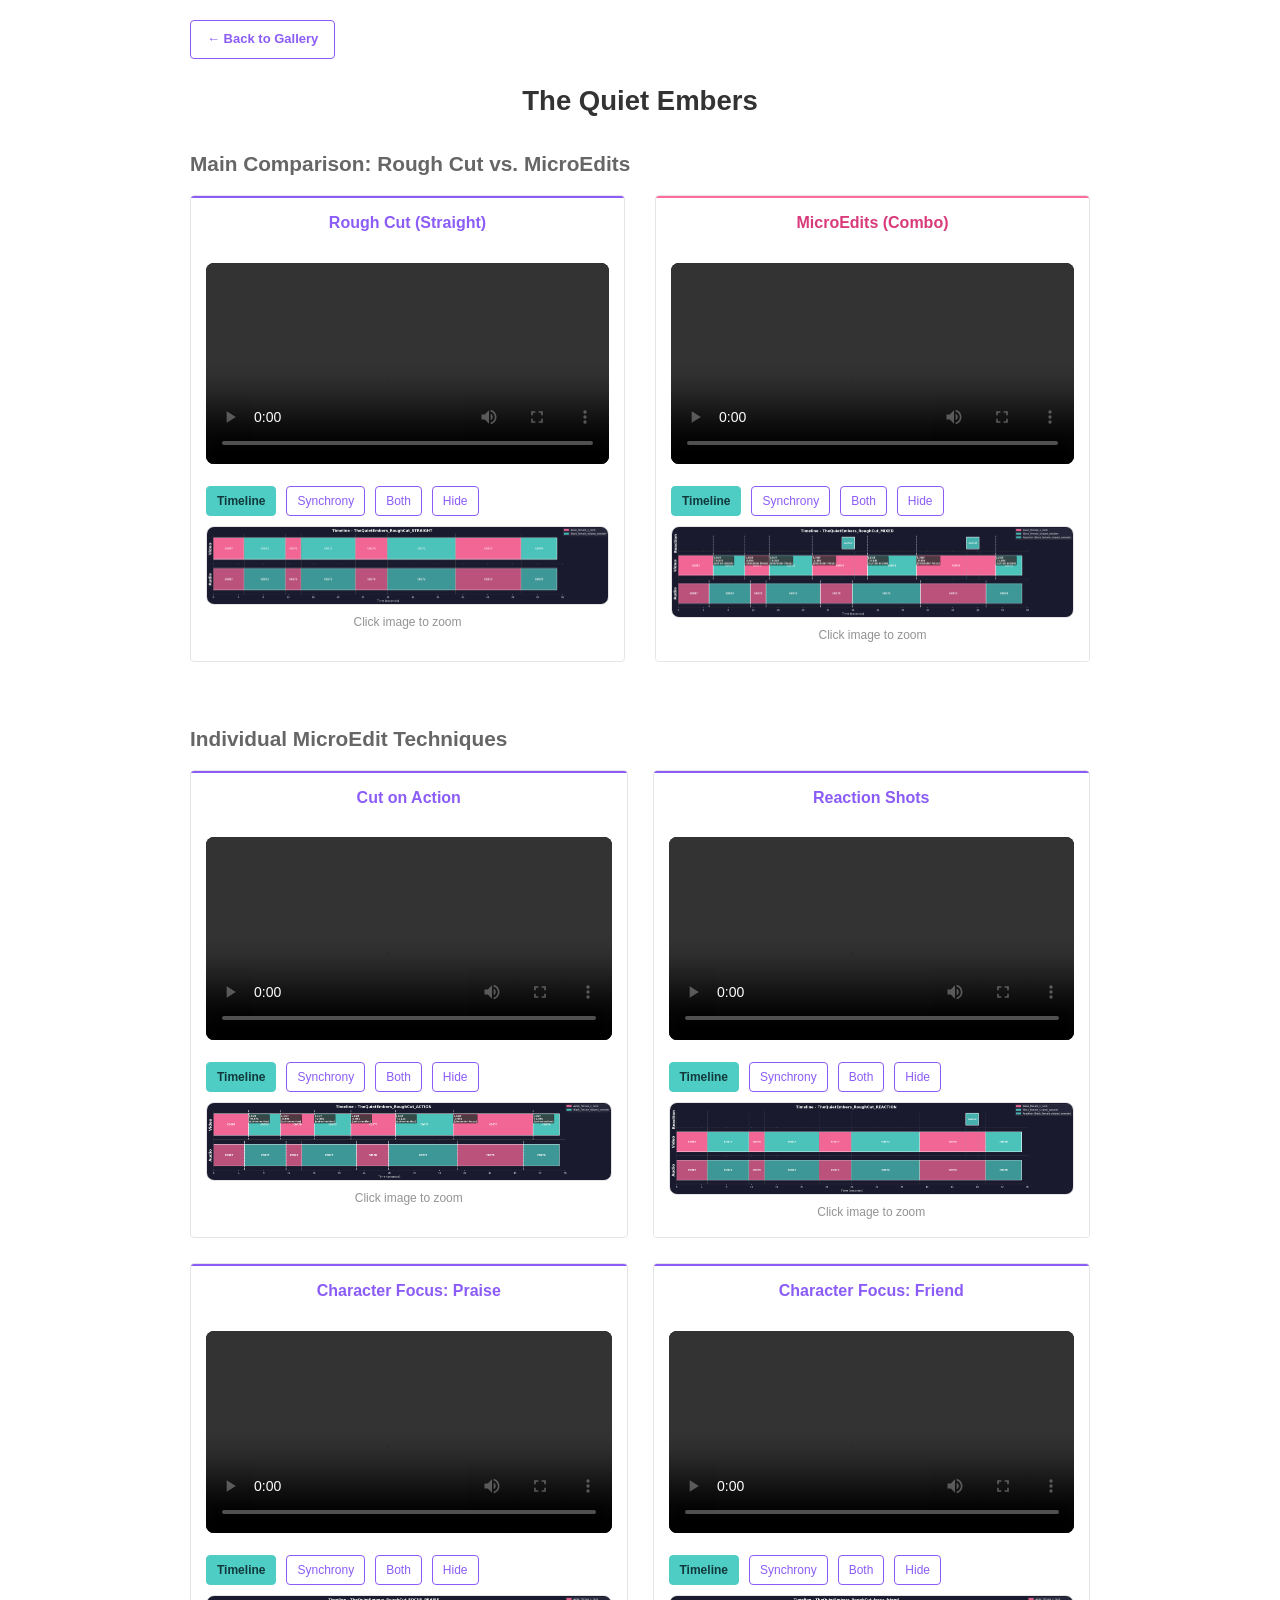
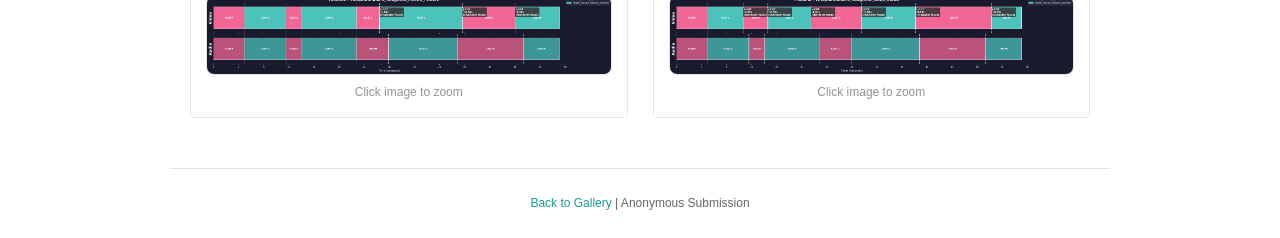
<file: gallery/TheQuietEmbers_RoughCut.html>
<!DOCTYPE html>
<html lang="en">
<head>
    <meta charset="UTF-8">
    <meta name="viewport" content="width=device-width, initial-scale=1.0">
    <title>The Quiet Embers - Supplemental Materials</title>
    <link rel="stylesheet" href="gallery.css">
</head>
<body>
    <div class="container">
        <a href="index.html" class="back-link">&larr; Back to Gallery</a>

        <div class="project-header">
            <h1>The Quiet Embers</h1>
        </div>
        <div class="comparison-section">
            <h2>Main Comparison: Rough Cut vs. MicroEdits</h2>
            <div class="comparison-grid">

    <div class="video-card" id="card-straight">
        <h3>Rough Cut (Straight)</h3>
        <div class="video-wrapper">
            <video controls preload="metadata">
                <source src="assets/TheQuietEmbers_RoughCut/TheQuietEmbers_RoughCut_STRAIGHT/TheQuietEmbers_RoughCut_STRAIGHT_video_20260122_141532.mp4" type="video/mp4">
                Your browser does not support the video tag.
            </video>
        </div>
        <div class="viz-container">
            <div class="viz-toggle-buttons">
                <button class="viz-toggle-btn active" data-type="timeline" onclick="toggleViz(this, 'timeline', 'card-straight')">Timeline</button>
                <button class="viz-toggle-btn" data-type="synchrony" onclick="toggleViz(this, 'synchrony', 'card-straight')">Synchrony</button>
                <button class="viz-toggle-btn" data-type="both" onclick="toggleViz(this, 'both', 'card-straight')">Both</button>
                <button class="viz-toggle-btn" data-type="none" onclick="toggleViz(this, 'none', 'card-straight')">Hide</button>
            </div>
            <div class="viz-image-container">
                <img src="assets/TheQuietEmbers_RoughCut/TheQuietEmbers_RoughCut_STRAIGHT/TheQuietEmbers_RoughCut_STRAIGHT_viz_20260122_141602.png" alt="Timeline Visualization" class="viz-image viz-timeline">
                <img src="assets/TheQuietEmbers_RoughCut/TheQuietEmbers_RoughCut_STRAIGHT/TheQuietEmbers_RoughCut_STRAIGHT_synchrony_20260122_141602.png" alt="Synchrony Plot" class="viz-image viz-synchrony hidden">
                <p class="zoom-hint">Click image to zoom</p>
            </div>
        </div>
    </div>

    <div class="video-card highlight" id="card-mixed">
        <h3>MicroEdits (Combo)</h3>
        <div class="video-wrapper">
            <video controls preload="metadata">
                <source src="assets/TheQuietEmbers_RoughCut/TheQuietEmbers_RoughCut_MIXED/TheQuietEmbers_RoughCut_MIXED_video_20260122_142724.mp4" type="video/mp4">
                Your browser does not support the video tag.
            </video>
        </div>
        <div class="viz-container">
            <div class="viz-toggle-buttons">
                <button class="viz-toggle-btn active" data-type="timeline" onclick="toggleViz(this, 'timeline', 'card-mixed')">Timeline</button>
                <button class="viz-toggle-btn" data-type="synchrony" onclick="toggleViz(this, 'synchrony', 'card-mixed')">Synchrony</button>
                <button class="viz-toggle-btn" data-type="both" onclick="toggleViz(this, 'both', 'card-mixed')">Both</button>
                <button class="viz-toggle-btn" data-type="none" onclick="toggleViz(this, 'none', 'card-mixed')">Hide</button>
            </div>
            <div class="viz-image-container">
                <img src="assets/TheQuietEmbers_RoughCut/TheQuietEmbers_RoughCut_MIXED/TheQuietEmbers_RoughCut_MIXED_viz_20260122_142753.png" alt="Timeline Visualization" class="viz-image viz-timeline">
                <img src="assets/TheQuietEmbers_RoughCut/TheQuietEmbers_RoughCut_MIXED/TheQuietEmbers_RoughCut_MIXED_synchrony_20260122_142753.png" alt="Synchrony Plot" class="viz-image viz-synchrony hidden">
                <p class="zoom-hint">Click image to zoom</p>
            </div>
        </div>
    </div>
            </div>
        </div>
        <div class="variations-section">
            <h2>Individual MicroEdit Techniques</h2>
            <div class="variations-grid">

    <div class="video-card" id="card-var-0">
        <h3>Cut on Action</h3>
        <div class="video-wrapper">
            <video controls preload="metadata">
                <source src="assets/TheQuietEmbers_RoughCut/TheQuietEmbers_RoughCut_ACTION/TheQuietEmbers_RoughCut_ACTION_video_20260122_142241.mp4" type="video/mp4">
                Your browser does not support the video tag.
            </video>
        </div>
        <div class="viz-container">
            <div class="viz-toggle-buttons">
                <button class="viz-toggle-btn active" data-type="timeline" onclick="toggleViz(this, 'timeline', 'card-var-0')">Timeline</button>
                <button class="viz-toggle-btn" data-type="synchrony" onclick="toggleViz(this, 'synchrony', 'card-var-0')">Synchrony</button>
                <button class="viz-toggle-btn" data-type="both" onclick="toggleViz(this, 'both', 'card-var-0')">Both</button>
                <button class="viz-toggle-btn" data-type="none" onclick="toggleViz(this, 'none', 'card-var-0')">Hide</button>
            </div>
            <div class="viz-image-container">
                <img src="assets/TheQuietEmbers_RoughCut/TheQuietEmbers_RoughCut_ACTION/TheQuietEmbers_RoughCut_ACTION_viz_20260122_142310.png" alt="Timeline Visualization" class="viz-image viz-timeline">
                <img src="assets/TheQuietEmbers_RoughCut/TheQuietEmbers_RoughCut_ACTION/TheQuietEmbers_RoughCut_ACTION_synchrony_20260122_142310.png" alt="Synchrony Plot" class="viz-image viz-synchrony hidden">
                <p class="zoom-hint">Click image to zoom</p>
            </div>
        </div>
    </div>

    <div class="video-card" id="card-var-1">
        <h3>Reaction Shots</h3>
        <div class="video-wrapper">
            <video controls preload="metadata">
                <source src="assets/TheQuietEmbers_RoughCut/TheQuietEmbers_RoughCut_REACTION/TheQuietEmbers_RoughCut_REACTION_video_20260122_142502.mp4" type="video/mp4">
                Your browser does not support the video tag.
            </video>
        </div>
        <div class="viz-container">
            <div class="viz-toggle-buttons">
                <button class="viz-toggle-btn active" data-type="timeline" onclick="toggleViz(this, 'timeline', 'card-var-1')">Timeline</button>
                <button class="viz-toggle-btn" data-type="synchrony" onclick="toggleViz(this, 'synchrony', 'card-var-1')">Synchrony</button>
                <button class="viz-toggle-btn" data-type="both" onclick="toggleViz(this, 'both', 'card-var-1')">Both</button>
                <button class="viz-toggle-btn" data-type="none" onclick="toggleViz(this, 'none', 'card-var-1')">Hide</button>
            </div>
            <div class="viz-image-container">
                <img src="assets/TheQuietEmbers_RoughCut/TheQuietEmbers_RoughCut_REACTION/TheQuietEmbers_RoughCut_REACTION_viz_20260122_142532.png" alt="Timeline Visualization" class="viz-image viz-timeline">
                <img src="assets/TheQuietEmbers_RoughCut/TheQuietEmbers_RoughCut_REACTION/TheQuietEmbers_RoughCut_REACTION_synchrony_20260122_142532.png" alt="Synchrony Plot" class="viz-image viz-synchrony hidden">
                <p class="zoom-hint">Click image to zoom</p>
            </div>
        </div>
    </div>

    <div class="video-card" id="card-var-2">
        <h3>Character Focus: Praise</h3>
        <div class="video-wrapper">
            <video controls preload="metadata">
                <source src="assets/TheQuietEmbers_RoughCut/TheQuietEmbers_RoughCut_FOCUS_PRAISE/TheQuietEmbers_RoughCut_FOCUS_PRAISE_video_20260122_141747.mp4" type="video/mp4">
                Your browser does not support the video tag.
            </video>
        </div>
        <div class="viz-container">
            <div class="viz-toggle-buttons">
                <button class="viz-toggle-btn active" data-type="timeline" onclick="toggleViz(this, 'timeline', 'card-var-2')">Timeline</button>
                <button class="viz-toggle-btn" data-type="synchrony" onclick="toggleViz(this, 'synchrony', 'card-var-2')">Synchrony</button>
                <button class="viz-toggle-btn" data-type="both" onclick="toggleViz(this, 'both', 'card-var-2')">Both</button>
                <button class="viz-toggle-btn" data-type="none" onclick="toggleViz(this, 'none', 'card-var-2')">Hide</button>
            </div>
            <div class="viz-image-container">
                <img src="assets/TheQuietEmbers_RoughCut/TheQuietEmbers_RoughCut_FOCUS_PRAISE/TheQuietEmbers_RoughCut_FOCUS_PRAISE_viz_20260122_141818.png" alt="Timeline Visualization" class="viz-image viz-timeline">
                <img src="assets/TheQuietEmbers_RoughCut/TheQuietEmbers_RoughCut_FOCUS_PRAISE/TheQuietEmbers_RoughCut_FOCUS_PRAISE_synchrony_20260122_141818.png" alt="Synchrony Plot" class="viz-image viz-synchrony hidden">
                <p class="zoom-hint">Click image to zoom</p>
            </div>
        </div>
    </div>

    <div class="video-card" id="card-var-3">
        <h3>Character Focus: Friend</h3>
        <div class="video-wrapper">
            <video controls preload="metadata">
                <source src="assets/TheQuietEmbers_RoughCut/TheQuietEmbers_RoughCut_focus_friend/TheQuietEmbers_RoughCut_focus_friend_video_20260122_141921.mp4" type="video/mp4">
                Your browser does not support the video tag.
            </video>
        </div>
        <div class="viz-container">
            <div class="viz-toggle-buttons">
                <button class="viz-toggle-btn active" data-type="timeline" onclick="toggleViz(this, 'timeline', 'card-var-3')">Timeline</button>
                <button class="viz-toggle-btn" data-type="synchrony" onclick="toggleViz(this, 'synchrony', 'card-var-3')">Synchrony</button>
                <button class="viz-toggle-btn" data-type="both" onclick="toggleViz(this, 'both', 'card-var-3')">Both</button>
                <button class="viz-toggle-btn" data-type="none" onclick="toggleViz(this, 'none', 'card-var-3')">Hide</button>
            </div>
            <div class="viz-image-container">
                <img src="assets/TheQuietEmbers_RoughCut/TheQuietEmbers_RoughCut_focus_friend/TheQuietEmbers_RoughCut_focus_friend_viz_20260122_141950.png" alt="Timeline Visualization" class="viz-image viz-timeline">
                <img src="assets/TheQuietEmbers_RoughCut/TheQuietEmbers_RoughCut_focus_friend/TheQuietEmbers_RoughCut_focus_friend_synchrony_20260122_141950.png" alt="Synchrony Plot" class="viz-image viz-synchrony hidden">
                <p class="zoom-hint">Click image to zoom</p>
            </div>
        </div>
    </div>
            </div>
        </div>
    </div>

    <footer>
        <p><a href="index.html">Back to Gallery</a> | Anonymous Submission</p>
    </footer>

    <!-- Lightbox Modal -->
    <div id="lightbox" class="lightbox">
        <span class="lightbox-close">&times;</span>
        <img id="lightbox-img" class="lightbox-content" alt="Enlarged visualization">
        <div class="lightbox-hint">Click outside or press ESC to close</div>
    </div>

    <script>

function toggleViz(button, type, cardId) {
    const card = document.getElementById(cardId);
    const vizImg = card.querySelector('.viz-timeline');
    const syncImg = card.querySelector('.viz-synchrony');
    const buttons = card.querySelectorAll('.viz-toggle-btn');

    buttons.forEach(btn => btn.classList.remove('active'));
    button.classList.add('active');

    if (type === 'timeline') {
        if (vizImg) vizImg.classList.remove('hidden');
        if (syncImg) syncImg.classList.add('hidden');
    } else if (type === 'synchrony') {
        if (vizImg) vizImg.classList.add('hidden');
        if (syncImg) syncImg.classList.remove('hidden');
    } else if (type === 'both') {
        if (vizImg) vizImg.classList.remove('hidden');
        if (syncImg) syncImg.classList.remove('hidden');
    } else {
        if (vizImg) vizImg.classList.add('hidden');
        if (syncImg) syncImg.classList.add('hidden');
    }
}

// Lightbox functionality
function openLightbox(imgSrc) {
    const lightbox = document.getElementById('lightbox');
    const lightboxImg = document.getElementById('lightbox-img');
    lightboxImg.src = imgSrc;
    lightbox.classList.add('active');
    document.body.style.overflow = 'hidden';
}

function closeLightbox() {
    const lightbox = document.getElementById('lightbox');
    lightbox.classList.remove('active');
    document.body.style.overflow = '';
}

// Initialize all cards to show timeline by default
document.addEventListener('DOMContentLoaded', function() {
    // Initialize timeline buttons
    document.querySelectorAll('.video-card').forEach(card => {
        const timelineBtn = card.querySelector('.viz-toggle-btn[data-type="timeline"]');
        if (timelineBtn) {
            timelineBtn.click();
        }
    });

    // Add click listeners to viz images
    document.querySelectorAll('.viz-image').forEach(img => {
        img.addEventListener('click', function() {
            openLightbox(this.src);
        });
        img.title = 'Click to enlarge';
    });

    // Close lightbox on click outside image
    const lightbox = document.getElementById('lightbox');
    if (lightbox) {
        lightbox.addEventListener('click', function(e) {
            if (e.target === this || e.target.classList.contains('lightbox-close')) {
                closeLightbox();
            }
        });
    }

    // Close lightbox on Escape key
    document.addEventListener('keydown', function(e) {
        if (e.key === 'Escape') {
            closeLightbox();
        }
    });
});

    </script>
  <!-- Default Statcounter code for MicroEdits http://microedits.github.io/ -->
  <script type="text/javascript">
  var sc_project=13355166;
  var sc_invisible=1;
  var sc_security="e658d123";
  </script>
  <script type="text/javascript" src="https://www.statcounter.com/counter/counter.js" async></script>
  <noscript><div class="statcounter"><a title="Web Analytics" href="https://statcounter.com/" target="_blank"><img class="statcounter" src="https://c.statcounter.com/13355166/0/e658d123/1/" alt="Web Analytics" referrerPolicy="no-referrer-when-downgrade"></a></div></noscript>
  <!-- End of Statcounter Code -->
</body>
</html>
</file>
<file: styles.css>
/* Micro-Edits project page
   Same layout family as ARticulate (blue) and CineCraft (yellow),
   with a pink / purple / cyan scheme drawn from the paper's teaser and the editor UI. */
:root {
  color-scheme: light;
  --ink: #333333;
  --muted: #666666;
  --border: #e5e5e5;

  /* Sampled from assets/overview.png so the page matches the teaser figure exactly */
  --purple: #8b5cf6;        /* W_i micro-editing window (exact teaser value, same as the editor app) */
  --purple-dark: #7c3aed;
  --purple-tint: #f3effe;

  --pink: #cc3373;          /* text-safe version of the speaker pink (4.9:1 on white) */
  --pink-accent: #ff6b9d;   /* Speaker B / footage B (exact teaser value) */
  --pink-tint: #fff0f5;

  --cyan: #1c9a91;          /* text-safe version of the speaker teal */
  --cyan-accent: #4ecdc4;   /* Speaker A / footage A (exact teaser value) */
  --cyan-tint: #eafaf8;

}

* { box-sizing: border-box; }
html { scroll-behavior: smooth; scroll-padding-top: 28px; }
body {
  margin: 0; color: var(--ink); background: #fff;
  font-family: -apple-system, BlinkMacSystemFont, "Segoe UI", Roboto, Helvetica, Arial, sans-serif;
  font-size: 16px; line-height: 1.6;
}

a { color: var(--pink); text-decoration: none; }
a:hover { color: #b8285f; text-decoration: underline; }
a:focus-visible { outline: 3px solid var(--cyan-accent); outline-offset: 4px; border-radius: 3px; }
img { max-width: 100%; }

.wrap { max-width: 940px; margin-inline: auto; padding-inline: 20px; }
.skip-link { position: absolute; left: 20px; top: -70px; padding: 10px 20px; background: white; z-index: 5; }
.skip-link:focus { top: 12px; }

/* ---------- Header ---------- */
.hero { display: flex; flex-direction: column; align-items: center; text-align: center; padding-top: 28px; padding-bottom: 30px; }
h1 { margin: 0 0 12px; font-size: calc(1rem + 0.9vw); line-height: 1.2; font-weight: bold; }
.venue { display: flex; justify-content: center; flex-wrap: wrap; gap: 8px; margin: 0 0 18px; }
.pill {
  display: inline-block; padding: 5px 14px; border: 1px solid #e8e8ea; border-radius: 999px;
  background: #f3f4f6; color: #555; font-size: 14px; font-weight: 600; white-space: nowrap;
}
.pill.award { border-color: #f4dc8f; background: #fffbeb; color: #a65309; }
/* Keep the award pill on the page's center line: equal side columns hug it. */
@media (min-width: 801px) {
  .venue { display: grid; grid-template-columns: 1fr auto 1fr; }
  .venue > :first-child { justify-self: end; }
  .venue > :last-child { justify-self: start; }
}
a.pill-link { color: var(--pink); }
a.pill-link:hover { border-color: #f5c2d6; background: var(--pink-tint); color: #b8285f; text-decoration: none; }
.award-icon { width: 1.15em; height: 1.15em; margin-right: 5px; vertical-align: -0.2em; color: #e08a00; }
.authors { display: flex; justify-content: center; flex-wrap: wrap; column-gap: 14px; row-gap: 5px; margin: 0; font-size: calc(0.8rem + 0.2vw); }
.authors > span, .authors a { color: var(--pink); }
.authors a:hover { color: #b02a62; text-decoration: underline; }
sup { color: var(--pink); font-size: 10px; margin-left: 2px; }
.affiliations { display: flex; justify-content: center; flex-wrap: wrap; gap: 6px 26px; margin: 8px 0 0; font-size: calc(0.8rem + 0.1vw); color: var(--muted); }
.internship { font-size: 12px; color: var(--muted); margin: 6px 0 0; }

.resource-links { display: flex; justify-content: center; flex-wrap: wrap; gap: 10px; margin-top: 24px; }
.button {
  display: inline-flex; align-items: center; gap: 8px; min-height: 40px; padding: 8px 16px;
  border: 1px solid var(--pink); border-radius: 4px; background: white; color: var(--pink);
  font-size: calc(0.8rem + 0.1vw); font-weight: bold;
  transition: background .15s ease, color .15s ease, border-color .15s ease;
}
.button span { font-size: 15px; }
.button:hover { background: var(--pink-tint); color: var(--pink); text-decoration: none; }
.button.primary { color: white; background: var(--pink); border-color: var(--pink); }
.button.primary:hover { color: white; background: #b02a62; border-color: #b02a62; }

/* ---------- Figures ---------- */
figure { margin: 0; }
.hero-figure img { display: block; width: 100%; height: auto; }
.hero-figure a { display: block; border-radius: 8px; overflow: hidden; }
.hero-figure a:focus-visible { outline-offset: 2px; }
figcaption { color: var(--muted); font-size: calc(0.8rem + 0.1vw); line-height: 1.5; }
.hero-figure figcaption { padding: 12px 0 0; }
.hero-figure figcaption strong { color: var(--ink); }
.hero-figure figcaption .rhythm { color: var(--pink); }
.hero-figure figcaption .view { color: var(--cyan); }
.hero-figure figcaption .credit { white-space: nowrap; font-size: 11px; }
.workspace-figure { margin-top: 32px; }
.workspace-figure a { border: 1px solid var(--border); }

/* ---------- Sections ---------- */
.section { padding-block: 24px; }
.section + .section { border-top: 1px solid var(--border); margin-top: 8px; padding-top: 30px; }
h2 { font-size: calc(0.9rem + 0.5vw); color: var(--muted); line-height: 1.3; margin: 0 0 15px; font-weight: bold; }
h3 { font-size: 16px; line-height: 1.4; margin: 0 0 10px; }
p { margin: 0 0 16px; }

.abstract { margin-top: 10px; }
.abstract h2 { font-size: calc(1rem + 0.3vw); color: var(--ink); }
.abstract > p:last-child { color: var(--ink); font-size: calc(0.85rem + 0.1vw); line-height: 1.65; margin-bottom: 0; }

.section-heading { display: flex; align-items: baseline; justify-content: space-between; gap: 20px; }
.section-heading h2 { margin-bottom: 12px; }
.text-link { font-size: 13px; font-weight: 600; white-space: nowrap; }
.section-intro { color: var(--muted); font-size: calc(0.85rem + 0.1vw); max-width: 720px; }
.section-intro:last-of-type { margin-bottom: 0; }

/* ---------- Video ---------- */
#video { scroll-margin-top: 12px; }
.video-frame {
  margin-inline: auto; aspect-ratio: 16 / 9; background: #191623; overflow: hidden; border-radius: 8px; margin-top: 8px;
  box-shadow: 0 1px 2px rgba(0, 0, 0, .06), 0 8px 24px rgba(139, 92, 246, .12);
}
iframe { width: 100%; height: 100%; border: 0; display: block; }

/* ---------- Tools: rhythm edits vs. view edits ---------- */
.features { display: grid; grid-template-columns: 1fr 1.35fr; gap: 28px; margin: 24px 0 0; }
.features article { border-top: 3px solid var(--purple); padding-top: 14px; }
.features article.rhythm { border-color: var(--pink-accent); }
.features article.view { border-color: var(--cyan-accent); }
.feature-number { display: block; font-size: 11px; letter-spacing: 1.3px; margin-bottom: 8px; font-weight: 700; color: var(--purple); }
.features article.rhythm .feature-number { color: var(--pink); }
.features article.view .feature-number { color: var(--cyan); }
.features h3 { margin-bottom: 6px; }
.features p { font-size: 14px; color: var(--muted); margin: 0; }
.modes { list-style: none; margin: 12px 0 0; padding: 0; display: flex; flex-wrap: wrap; gap: 6px; }
.modes li {
  font-size: 12px; font-weight: 600; line-height: 1; padding: 6px 10px; border-radius: 980px;
  background: var(--cyan-tint); color: var(--cyan); border: 1px solid #c6ece8;
}
.features article.rhythm .modes li { background: var(--pink-tint); color: var(--pink); border-color: #fcd0df; }

/* ---------- Results ---------- */
.results-grid { display: grid; grid-template-columns: repeat(3, minmax(0, 1fr)); gap: 22px 19px; margin-top: 24px; }
.scene { display: block; color: var(--ink); }
.scene:hover { text-decoration: none; }
.scene img {
  width: 100%; aspect-ratio: 16 / 9; object-fit: cover; display: block; border-radius: 8px; border: 1px solid var(--border);
  transition: transform .2s ease, box-shadow .2s ease;
}
.scene:hover img { transform: translateY(-2px); box-shadow: 0 8px 20px rgba(255, 107, 157, .22); }
.scene > div { padding: 10px 0 0; }
.scene h3 { margin-bottom: 3px; font-weight: 600; }
.scene:hover h3 { color: var(--pink); }
.scene span { font-size: 12px; color: var(--cyan); font-weight: 600; }

/* ---------- Citation ---------- */
.citation p { color: var(--muted); font-size: 14px; }
pre {
  padding: 20px 24px; margin: 16px 0 0; overflow-x: auto;
  background: #f8f6fe; border: 1px solid #e6defb; border-left: 3px solid var(--pink-accent); border-radius: 8px;
  font-size: 12px; line-height: 1.8; color: #444;
}

/* ---------- Footer ---------- */
footer {
  display: flex; justify-content: space-between; gap: 18px; margin-top: 20px; padding-block: 22px 28px;
  border-top: 1px solid var(--border); color: var(--muted); font-size: 12px;
}
.footer-divider { color: #f2b6cc; padding-inline: 8px; }

/* ---------- Responsive ---------- */
@media (max-width: 720px) {
  .results-grid { grid-template-columns: repeat(2, minmax(0, 1fr)); }
}
@media (max-width: 600px) {
  .wrap { padding-inline: 15px; }
  .hero { padding-top: 18px; padding-bottom: 24px; }
  h1 { font-size: 1.5rem; }
  .pill { font-size: 13px; padding: 4px 12px; }
  .authors { gap: 6px 16px; font-size: 14px; }
  .authors > span { white-space: nowrap; }
  .affiliations { gap: 4px 18px; font-size: 13px; }
  .resource-links { gap: 6px; }
  .button { justify-content: center; font-size: 12px; padding-inline: 10px; min-height: 36px; }
  .hero-figure figcaption { padding: 10px 0; font-size: 12px; }
  .section { padding-block: 22px; }
  .section-heading { flex-wrap: wrap; gap: 0 12px; }
  .features, .results-grid { grid-template-columns: 1fr; gap: 22px; }
  .features { margin-top: 20px; }
  .scene > div { display: flex; justify-content: space-between; align-items: center; gap: 10px; }
  .scene h3 { margin: 0; }
  footer { flex-direction: column; gap: 3px; }
  pre { padding: 16px; font-size: 11px; }
}
@media (prefers-reduced-motion: reduce) {
  html { scroll-behavior: auto; }
  .scene img, .button { transition: none; }
  .scene:hover img { transform: none; }
}
</file>
<file: gallery/gallery.css>
:root {
    color-scheme: light;
    --bg-color: #fff;
    --bg-secondary: #fff;
    --card-bg: #fff;
    --card-bg-hover: #faf7fd;
    --primary-color: #d93a7a;   /* pink, matches ../styles.css (sampled from the teaser) */
    --secondary-color: #1c9a91; /* teal */
    --accent-color: #8b5cf6;    /* violet (primary on the main page) */
    --text-color: #333;
    --text-secondary: #555;
    --text-muted: #666;
    --border-color: #e5e5e5;
    --success-color: #087f8c;
}

* {
    margin: 0;
    padding: 0;
    box-sizing: border-box;
}

body {
    font-family: -apple-system, BlinkMacSystemFont, "Segoe UI", Roboto, Helvetica, Arial, sans-serif;
    background: var(--bg-color);
    color: var(--text-color);
    line-height: 1.6;
    font-size: 14px;
}

.container {
    max-width: 940px;
    margin: 0 auto;
    padding: 20px;
}

/* Header */
header {
    max-width: 940px;
    margin: 0 auto 10px;
    padding: 20px 20px 10px;
    text-align: center;
}

header h1 {
    font-size: calc(1rem + 0.9vw);
    line-height: 1.2;
    font-weight: bold;
    color: var(--text-color);
    margin-bottom: 10px;
}

header h2 {
    font-size: calc(1.2rem + 0.2vw);
    font-weight: bold;
    color: var(--text-muted);
}

header p {
    margin-top: 12px;
    color: var(--text-muted);
    font-size: 14px;
}

/* Gallery Grid */
.gallery-grid {
    display: grid;
    grid-template-columns: repeat(3, minmax(0, 1fr));
    gap: 24px 19px;
    padding: 20px 0;
}

.gallery-item {
    display: block;
    color: inherit;
    text-decoration: none;
}

.gallery-item:hover {
    color: var(--accent-color);
}

.gallery-item img {
    width: 100%;
    aspect-ratio: 16 / 9;
    object-fit: cover;
    display: block;
    border-radius: 8px;
}

.gallery-item .caption {
    padding: 10px 0;
}

.gallery-item .caption h3 {
    font-size: 16px;
    font-weight: 600;
}

.gallery-item .caption p {
    font-size: 12px;
    color: var(--accent-color);
    margin-top: 5px;
}

/* Project Detail Page */
.back-link {
    display: inline-block;
    margin-bottom: 25px;
    padding: 8px 16px;
    border: 1px solid var(--accent-color);
    border-radius: 4px;
    color: var(--accent-color);
    text-decoration: none;
    font-size: 13px;
    font-weight: 600;
}

.back-link:hover {
    background: #f3effe;
    color: var(--accent-color);
}

.project-header {
    text-align: center;
    margin-bottom: 30px;
}

.project-header h1 {
    font-size: calc(1rem + 0.9vw);
    line-height: 1.2;
    font-weight: bold;
    color: var(--text-color);
    margin-bottom: 10px;
}

/* Comparison Section */
.comparison-section {
    margin-bottom: 30px;
}

.comparison-section h2 {
    font-size: calc(0.9rem + 0.5vw);
    font-weight: bold;
    color: var(--text-muted);
    margin-bottom: 15px;
}

.comparison-grid {
    display: grid;
    grid-template-columns: repeat(2, 1fr);
    gap: 30px;
}

@media (max-width: 900px) {
    .comparison-grid {
        grid-template-columns: 1fr;
    }
}

.video-card {
    background: white;
    border: 1px solid var(--border-color);
    border-radius: 4px;
    overflow: hidden;
    min-width: 0;
}

.video-card h3 {
    color: var(--accent-color);
    padding: 12px;
    font-size: 16px;
    text-align: center;
    border-top: 2px solid var(--accent-color);
}

.video-card.highlight h3 {
    color: var(--primary-color);
    border-top-color: #ff6b9d;
}

.video-wrapper {
    padding: 15px;
    background: var(--card-bg);
}

.video-wrapper video {
    width: 100%;
    border-radius: 8px;
    background: #000;
}

/* Visualization Container */
.viz-container {
    padding: 0 15px 15px;
    background: var(--card-bg);
}

.viz-toggle-buttons {
    display: flex;
    gap: 10px;
    margin-bottom: 10px;
    flex-wrap: wrap;
}

.viz-toggle-btn {
    padding: 7px 10px;
    border: 1px solid var(--accent-color);
    background: white;
    color: var(--accent-color);
    border-radius: 4px;
    cursor: pointer;
    font-size: 12px;
}

.viz-toggle-btn:hover {
    background: #f3effe;
}

.viz-toggle-btn.active {
    background: #4ecdc4;
    border-color: #4ecdc4;
    color: #12383c;
    font-weight: 600;
}

.viz-image-container {
    margin-top: 10px;
}

.viz-image-container img {
    width: 100%;
    border-radius: 8px;
    border: 1px solid var(--border-color);
    cursor: pointer;
    transition: opacity 0.2s ease;
}

.viz-image-container img:hover {
    opacity: 0.9;
}

.viz-image {
    display: block;
}

.viz-image.hidden {
    display: none;
}

.zoom-hint {
    text-align: center;
    color: var(--text-muted);
    font-size: 0.75rem;
    margin-top: 8px;
    opacity: 0.7;
}

/* Isolated Examples Grid - 2 pairs per row (4 videos per row) */
.isolated-grid {
    display: grid;
    grid-template-columns: repeat(2, 1fr);
    gap: 30px;
}

@media (max-width: 1200px) {
    .isolated-grid {
        grid-template-columns: 1fr;
    }
}

.isolated-pair {
    background: var(--card-bg);
    border-radius: 4px;
    padding: 20px;
    border: 1px solid var(--border-color);
}

.isolated-pair h4 {
    color: var(--text-color);
    font-size: 1rem;
    font-weight: 600;
    margin-bottom: 15px;
    text-align: center;
}

.pair-videos {
    display: grid;
    grid-template-columns: 1fr 1fr;
    gap: 15px;
}

.mini-video {
    position: relative;
}

.mini-video .label {
    display: inline-block;
    background: #4ecdc4;
    color: #12383c;
    font-size: 0.75rem;
    font-weight: 600;
    padding: 4px 12px;
    border-radius: 980px;
    margin-bottom: 8px;
}

.mini-video video {
    width: 100%;
    border-radius: 8px;
    background: #000;
}

/* Variations Section */
.variations-section {
    margin-top: 60px;
}

.variations-section h2 {
    font-size: calc(0.9rem + 0.5vw);
    font-weight: bold;
    color: var(--text-muted);
    margin-bottom: 15px;
}

.variations-grid {
    display: grid;
    grid-template-columns: repeat(auto-fill, minmax(400px, 1fr));
    gap: 25px;
}

@media (max-width: 500px) {
    .variations-grid {
        grid-template-columns: 1fr;
    }
}

/* Footer */
footer {
    max-width: 940px;
    margin: 30px auto 0;
    padding: 25px 20px;
    border-top: 1px solid var(--border-color);
    text-align: center;
    color: var(--text-muted);
    font-size: 12px;
}

footer a {
    color: var(--secondary-color);
    text-decoration: none;
    transition: color 0.2s ease;
}

footer a:hover {
    color: var(--text-color);
}

/* Utility */
.no-video {
    padding: 40px;
    text-align: center;
    color: var(--text-muted);
    font-style: italic;
    background: var(--card-bg);
}

/* Lightbox Modal */
.lightbox {
    display: none;
    position: fixed;
    z-index: 9999;
    left: 0;
    top: 0;
    width: 100%;
    height: 100%;
    background-color: rgba(0, 0, 0, 0.97);
    cursor: zoom-out;
    overflow: auto;
    backdrop-filter: blur(20px);
    -webkit-backdrop-filter: blur(20px);
}

.lightbox.active {
    display: flex;
    align-items: center;
    justify-content: center;
}

.lightbox-content {
    max-width: 95%;
    max-height: 90%;
    object-fit: contain;
    cursor: default;
    border-radius: 12px;
    box-shadow: 0 0 80px rgba(100, 210, 255, 0.2);
}

.lightbox-close {
    position: fixed;
    top: 25px;
    right: 35px;
    color: #fff;
    font-size: 32px;
    font-weight: 300;
    cursor: pointer;
    z-index: 10000;
    transition: color 0.2s ease;
    width: 44px;
    height: 44px;
    display: flex;
    align-items: center;
    justify-content: center;
    background: rgba(255, 255, 255, 0.1);
    border-radius: 50%;
}

.lightbox-close:hover {
    color: var(--text-color);
    background: rgba(255, 255, 255, 0.15);
}

.lightbox-hint {
    position: fixed;
    bottom: 30px;
    left: 50%;
    transform: translateX(-50%);
    color: #fff;
    font-size: 0.85rem;
    background: rgba(255, 255, 255, 0.1);
    padding: 10px 20px;
    border-radius: 980px;
    backdrop-filter: blur(10px);
    -webkit-backdrop-filter: blur(10px);
}

    
a { color: var(--accent-color); }
a:focus-visible, button:focus-visible { outline: 3px solid var(--secondary-color); outline-offset: 3px; }
@media (max-width: 600px) {
    .container, header { padding: 15px; }
    header h1, .project-header h1 { font-size: 1.5rem; }
    .gallery-grid, .isolated-grid, .variations-grid { grid-template-columns: minmax(0, 1fr); }
    .pair-videos { grid-template-columns: minmax(0, 1fr); }
}
</file>
